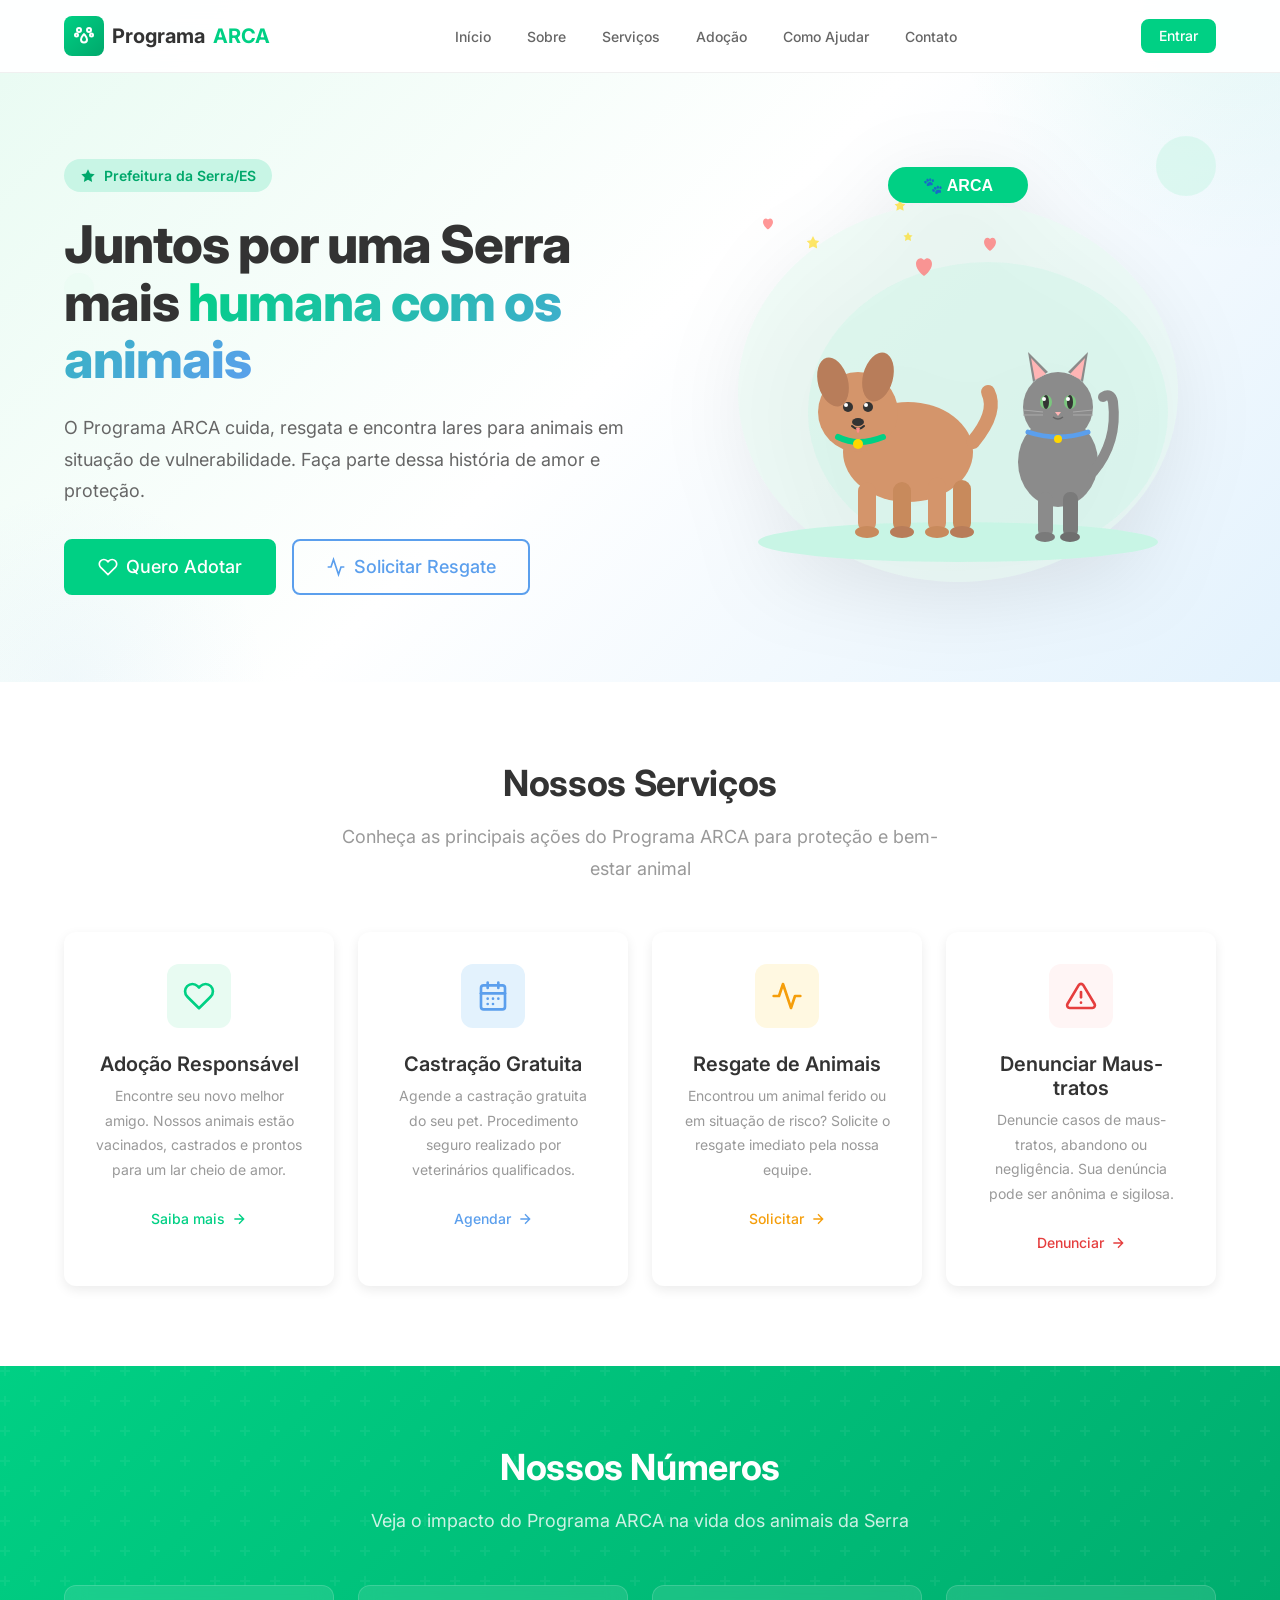
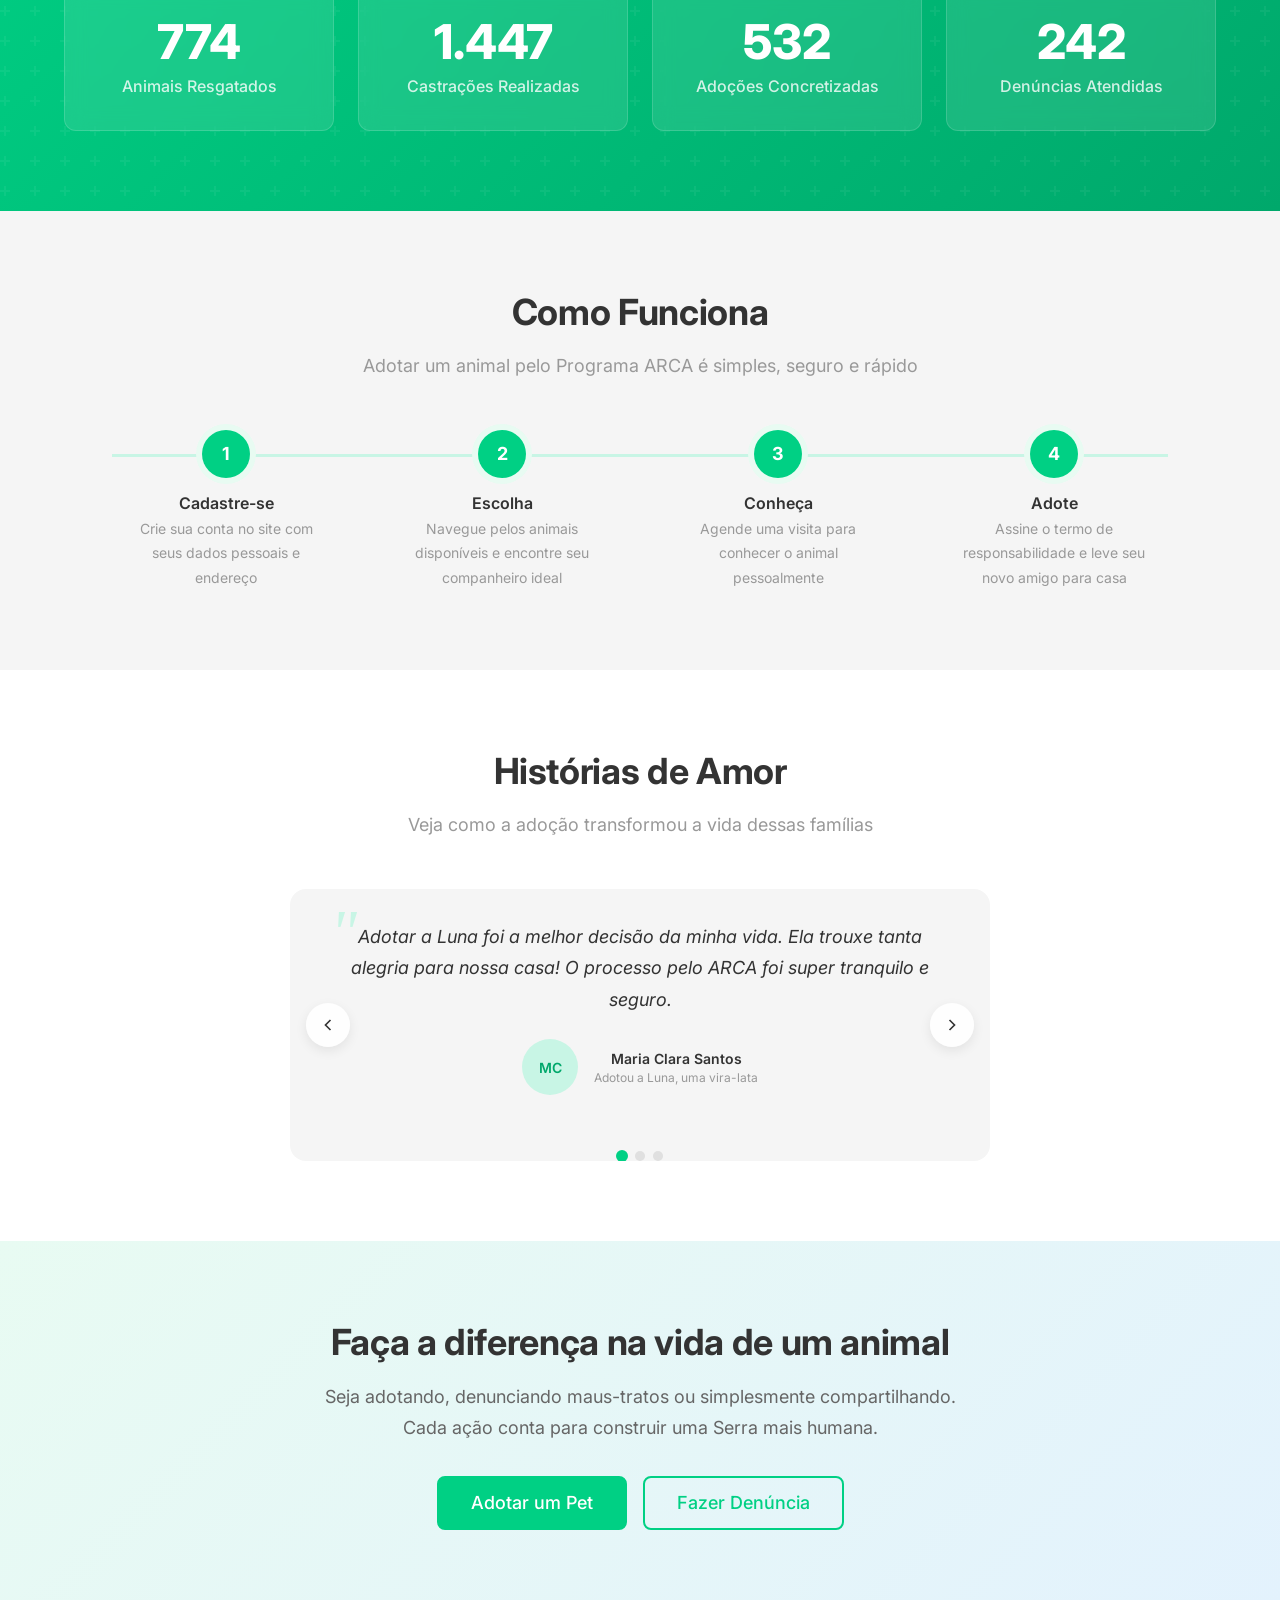
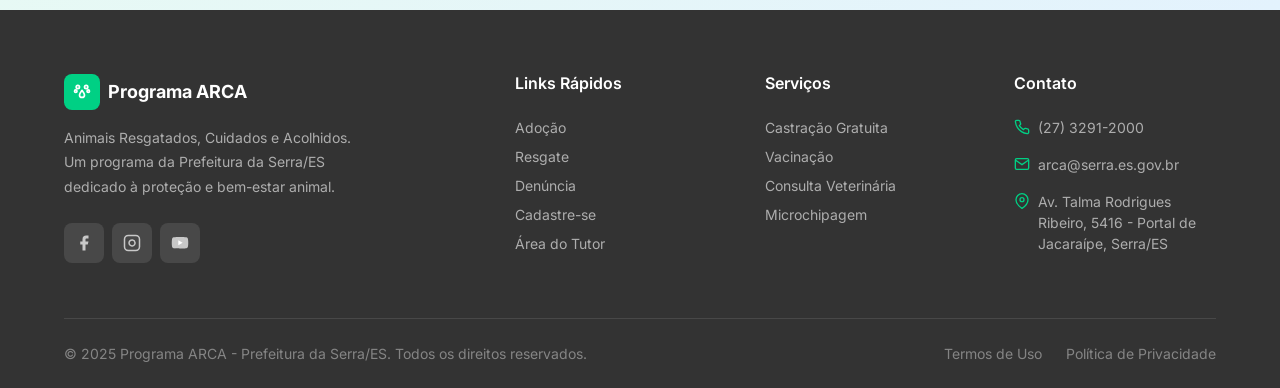
<file: index.html>
<!DOCTYPE html>
<html lang="pt-BR">
<head>
  <meta charset="UTF-8">
  <meta name="viewport" content="width=device-width, initial-scale=1.0">
  <meta name="description" content="Programa ARCA - Animais Resgatados, Cuidados e Acolhidos. Adoção responsável, castração gratuita, resgate de animais e denúncia de maus-tratos na Serra/ES.">
  <meta name="keywords" content="adoção de animais, castração gratuita, resgate animal, Serra ES, proteção animal">
  <meta property="og:title" content="Programa ARCA - Prefeitura da Serra/ES">
  <meta property="og:description" content="Juntos por uma Serra mais humana com os animais. Adote, denuncie, resgate.">
  <meta property="og:type" content="website">
  <title>Programa ARCA - Animais Resgatados, Cuidados e Acolhidos</title>

  <!-- Google Fonts -->
  <link rel="preconnect" href="https://fonts.googleapis.com">
  <link rel="preconnect" href="https://fonts.gstatic.com" crossorigin>
  <link href="https://fonts.googleapis.com/css2?family=Inter:wght@300;400;500;600;700;800&display=swap" rel="stylesheet">

  <!-- Stylesheets -->
  <link rel="stylesheet" href="css/style.css">
  <link rel="stylesheet" href="css/components.css">
  <link rel="stylesheet" href="css/responsive.css">

  <style>
    /* ===== PAGE-SPECIFIC: INDEX ===== */

    /* --- NAVBAR --- */
    .nav {
      position: fixed;
      top: 0;
      left: 0;
      right: 0;
      z-index: var(--z-sticky);
      background: rgba(255, 255, 255, 0.95);
      backdrop-filter: blur(12px);
      border-bottom: 1px solid var(--color-border-light);
      transition: box-shadow var(--transition-base);
    }

    .nav.scrolled {
      box-shadow: var(--shadow-md);
    }

    .nav__container {
      display: flex;
      align-items: center;
      justify-content: space-between;
      max-width: var(--container-max);
      margin: 0 auto;
      padding: 0 var(--space-lg);
      height: var(--header-height);
    }

    .nav__logo {
      display: flex;
      align-items: center;
      gap: var(--space-sm);
      text-decoration: none;
      font-weight: var(--font-weight-bold);
      font-size: var(--font-size-xl);
      color: var(--color-text);
    }

    .nav__logo-icon {
      width: 40px;
      height: 40px;
      background: linear-gradient(135deg, var(--color-primary), var(--color-primary-dark));
      border-radius: var(--radius-md);
      display: flex;
      align-items: center;
      justify-content: center;
      color: #FFFFFF;
    }

    .nav__logo-icon svg {
      width: 24px;
      height: 24px;
    }

    .nav__logo span {
      color: var(--color-primary);
    }

    .nav__menu {
      display: flex;
      align-items: center;
      gap: var(--space-xs);
    }

    .nav__link {
      padding: var(--space-sm) var(--space-md);
      font-size: var(--font-size-sm);
      font-weight: var(--font-weight-medium);
      color: var(--color-text-light);
      border-radius: var(--radius-md);
      transition: all var(--transition-fast);
      text-decoration: none;
    }

    .nav__link:hover,
    .nav__link.active {
      color: var(--color-primary);
      background: var(--color-primary-50);
    }

    .nav__actions {
      display: flex;
      align-items: center;
      gap: var(--space-sm);
    }

    .nav__hamburger {
      display: none;
      flex-direction: column;
      gap: 5px;
      padding: var(--space-sm);
      cursor: pointer;
      border: none;
      background: none;
      z-index: calc(var(--z-overlay) + 1);
    }

    .nav__hamburger span {
      display: block;
      width: 24px;
      height: 2px;
      background: var(--color-text);
      border-radius: 2px;
      transition: all var(--transition-fast);
    }

    /* --- HERO --- */
    .hero {
      padding-top: calc(var(--header-height) + var(--space-4xl));
      padding-bottom: var(--space-4xl);
      background: linear-gradient(135deg, var(--color-primary-50) 0%, #FFFFFF 50%, var(--color-secondary-light) 100%);
      position: relative;
      overflow: hidden;
    }

    .hero::before {
      content: '';
      position: absolute;
      top: -50%;
      right: -20%;
      width: 600px;
      height: 600px;
      background: radial-gradient(circle, rgba(0, 208, 132, 0.08) 0%, transparent 70%);
      border-radius: 50%;
    }

    .hero::after {
      content: '';
      position: absolute;
      bottom: -30%;
      left: -10%;
      width: 400px;
      height: 400px;
      background: radial-gradient(circle, rgba(91, 159, 237, 0.06) 0%, transparent 70%);
      border-radius: 50%;
    }

    .hero__container {
      display: flex;
      align-items: center;
      gap: var(--space-3xl);
      position: relative;
      z-index: 1;
    }

    .hero__content {
      flex: 1;
      max-width: 580px;
    }

    .hero__badge {
      display: inline-flex;
      align-items: center;
      gap: var(--space-sm);
      padding: 6px 16px;
      background: var(--color-primary-light);
      color: var(--color-primary-dark);
      border-radius: var(--radius-full);
      font-size: var(--font-size-sm);
      font-weight: var(--font-weight-semibold);
      margin-bottom: var(--space-lg);
      animation: fadeInDown 0.6s ease;
    }

    .hero__badge svg {
      width: 16px;
      height: 16px;
    }

    .hero__title {
      font-size: 3.25rem;
      font-weight: var(--font-weight-extrabold);
      line-height: 1.1;
      margin-bottom: var(--space-lg);
      animation: fadeInUp 0.6s ease 0.1s both;
    }

    .hero__title .highlight {
      background: linear-gradient(135deg, var(--color-primary), var(--color-secondary));
      -webkit-background-clip: text;
      -webkit-text-fill-color: transparent;
      background-clip: text;
    }

    .hero__desc {
      font-size: var(--font-size-lg);
      color: var(--color-text-light);
      line-height: var(--line-height-relaxed);
      margin-bottom: var(--space-xl);
      animation: fadeInUp 0.6s ease 0.2s both;
    }

    .hero__actions {
      display: flex;
      gap: var(--space-md);
      animation: fadeInUp 0.6s ease 0.3s both;
    }

    .hero__image {
      flex: 1;
      max-width: 500px;
      animation: fadeIn 1s ease 0.4s both;
    }

    .hero__image img {
      width: 100%;
      height: auto;
      border-radius: var(--radius-2xl);
      filter: drop-shadow(0 20px 40px rgba(0, 0, 0, 0.1));
    }

    /* Floating decorative elements */
    .hero__float {
      position: absolute;
      animation: float 6s ease-in-out infinite;
    }

    @keyframes float {
      0%, 100% { transform: translateY(0); }
      50% { transform: translateY(-15px); }
    }

    .hero__float--1 {
      top: 20%;
      right: 5%;
      width: 60px;
      height: 60px;
      background: var(--color-primary-light);
      border-radius: 50%;
      opacity: 0.5;
      animation-delay: 0s;
    }

    .hero__float--2 {
      bottom: 20%;
      right: 15%;
      width: 40px;
      height: 40px;
      background: var(--color-secondary-light);
      border-radius: var(--radius-lg);
      opacity: 0.4;
      animation-delay: 2s;
    }

    .hero__float--3 {
      top: 40%;
      left: 5%;
      width: 30px;
      height: 30px;
      background: var(--color-primary-50);
      border-radius: 50%;
      opacity: 0.5;
      animation-delay: 4s;
    }

    /* --- SERVICES SECTION --- */
    .services {
      padding: var(--space-section) 0;
      background: var(--color-bg);
    }

    .services-grid {
      display: grid;
      grid-template-columns: repeat(4, 1fr);
      gap: var(--space-lg);
    }

    .service-card--blue::before { background: var(--color-secondary); }
    .service-card--yellow::before { background: #F59E0B; }
    .service-card--red::before { background: var(--color-danger); }

    .service-card--blue .service-card__icon {
      background: var(--color-secondary-light);
    }
    .service-card--blue .service-card__icon svg {
      color: var(--color-secondary);
    }
    .service-card--blue .service-card__link {
      color: var(--color-secondary);
    }

    .service-card--yellow .service-card__icon {
      background: #FFF8E1;
    }
    .service-card--yellow .service-card__icon svg {
      color: #F59E0B;
    }
    .service-card--yellow .service-card__link {
      color: #F59E0B;
    }

    .service-card--red .service-card__icon {
      background: var(--color-danger-light);
    }
    .service-card--red .service-card__icon svg {
      color: var(--color-danger);
    }
    .service-card--red .service-card__link {
      color: var(--color-danger);
    }

    /* --- STATS SECTION --- */
    .stats {
      padding: var(--space-section) 0;
      background: linear-gradient(135deg, var(--color-primary) 0%, var(--color-primary-dark) 100%);
      color: #FFFFFF;
      position: relative;
      overflow: hidden;
    }

    .stats::before {
      content: '';
      position: absolute;
      top: 0;
      left: 0;
      right: 0;
      bottom: 0;
      background: url("data:image/svg+xml,%3Csvg width='60' height='60' viewBox='0 0 60 60' xmlns='http://www.w3.org/2000/svg'%3E%3Cg fill='none' fill-rule='evenodd'%3E%3Cg fill='%23ffffff' fill-opacity='0.05'%3E%3Cpath d='M36 34v-4h-2v4h-4v2h4v4h2v-4h4v-2h-4zm0-30V0h-2v4h-4v2h4v4h2V6h4V4h-4zM6 34v-4H4v4H0v2h4v4h2v-4h4v-2H6zM6 4V0H4v4H0v2h4v4h2V6h4V4H6z'/%3E%3C/g%3E%3C/g%3E%3C/svg%3E");
    }

    .stats .section__header {
      position: relative;
      z-index: 1;
    }

    .stats .section__title {
      color: #FFFFFF;
    }

    .stats .section__subtitle {
      color: rgba(255, 255, 255, 0.8);
    }

    .stats-grid {
      display: grid;
      grid-template-columns: repeat(4, 1fr);
      gap: var(--space-lg);
      position: relative;
      z-index: 1;
    }

    .stats .stat-card {
      background: rgba(255, 255, 255, 0.1);
      backdrop-filter: blur(10px);
      border-radius: var(--radius-lg);
      border: 1px solid rgba(255, 255, 255, 0.15);
    }

    .stats .stat-card__number {
      color: #FFFFFF;
    }

    .stats .stat-card__label {
      color: rgba(255, 255, 255, 0.8);
    }

    /* --- HOW IT WORKS --- */
    .how-it-works {
      padding: var(--space-section) 0;
      background: var(--color-bg-light);
    }

    /* --- TESTIMONIALS --- */
    .testimonials {
      padding: var(--space-section) 0;
      background: var(--color-bg);
    }

    .testimonials-carousel {
      max-width: 700px;
      margin: 0 auto;
      background: var(--color-bg-light);
      border-radius: var(--radius-xl);
      overflow: hidden;
    }

    /* --- CTA SECTION --- */
    .cta-section {
      padding: var(--space-section) 0;
      background: linear-gradient(135deg, var(--color-primary-50) 0%, var(--color-secondary-light) 100%);
    }

    .cta-card {
      text-align: center;
      max-width: 640px;
      margin: 0 auto;
    }

    .cta-card__title {
      margin-bottom: var(--space-md);
    }

    .cta-card__desc {
      font-size: var(--font-size-lg);
      color: var(--color-text-light);
      margin-bottom: var(--space-xl);
    }

    .cta-card__actions {
      display: flex;
      justify-content: center;
      gap: var(--space-md);
      flex-wrap: wrap;
    }

    /* --- FOOTER --- */
    .footer {
      background: var(--color-text);
      color: rgba(255, 255, 255, 0.8);
      padding: var(--space-3xl) 0 var(--space-lg);
    }

    .footer__grid {
      display: grid;
      grid-template-columns: 2fr 1fr 1fr 1fr;
      gap: var(--space-2xl);
      margin-bottom: var(--space-2xl);
    }

    .footer__brand {
      max-width: 300px;
    }

    .footer__logo {
      display: flex;
      align-items: center;
      gap: var(--space-sm);
      margin-bottom: var(--space-md);
      text-decoration: none;
      color: #FFFFFF;
      font-weight: var(--font-weight-bold);
      font-size: var(--font-size-lg);
    }

    .footer__logo-icon {
      width: 36px;
      height: 36px;
      background: var(--color-primary);
      border-radius: var(--radius-md);
      display: flex;
      align-items: center;
      justify-content: center;
    }

    .footer__logo-icon svg {
      width: 20px;
      height: 20px;
      color: #FFFFFF;
    }

    .footer__desc {
      font-size: var(--font-size-sm);
      line-height: var(--line-height-relaxed);
      color: rgba(255, 255, 255, 0.6);
      margin-bottom: var(--space-lg);
    }

    .footer__social {
      display: flex;
      gap: var(--space-sm);
    }

    .footer__social-link {
      width: 40px;
      height: 40px;
      border-radius: var(--radius-md);
      background: rgba(255, 255, 255, 0.1);
      display: flex;
      align-items: center;
      justify-content: center;
      color: rgba(255, 255, 255, 0.7);
      transition: all var(--transition-fast);
    }

    .footer__social-link:hover {
      background: var(--color-primary);
      color: #FFFFFF;
    }

    .footer__social-link svg {
      width: 18px;
      height: 18px;
    }

    .footer__heading {
      font-size: var(--font-size-base);
      font-weight: var(--font-weight-semibold);
      color: #FFFFFF;
      margin-bottom: var(--space-lg);
    }

    .footer__links {
      display: flex;
      flex-direction: column;
      gap: var(--space-sm);
    }

    .footer__link {
      font-size: var(--font-size-sm);
      color: rgba(255, 255, 255, 0.6);
      transition: color var(--transition-fast);
      text-decoration: none;
    }

    .footer__link:hover {
      color: var(--color-primary);
    }

    .footer__contact-item {
      display: flex;
      align-items: flex-start;
      gap: var(--space-sm);
      font-size: var(--font-size-sm);
      color: rgba(255, 255, 255, 0.6);
      margin-bottom: var(--space-md);
    }

    .footer__contact-item svg {
      width: 16px;
      height: 16px;
      flex-shrink: 0;
      margin-top: 2px;
      color: var(--color-primary);
    }

    .footer__bottom {
      border-top: 1px solid rgba(255, 255, 255, 0.1);
      padding-top: var(--space-lg);
      display: flex;
      align-items: center;
      justify-content: space-between;
      font-size: var(--font-size-sm);
      color: rgba(255, 255, 255, 0.4);
    }

    .footer__bottom-links {
      display: flex;
      gap: var(--space-lg);
    }

    .footer__bottom-links a {
      color: rgba(255, 255, 255, 0.4);
      transition: color var(--transition-fast);
    }

    .footer__bottom-links a:hover {
      color: var(--color-primary);
    }

    /* --- RESPONSIVE INDEX --- */
    @media (max-width: 1024px) {
      .services-grid {
        grid-template-columns: repeat(2, 1fr);
      }

      .hero__image {
        max-width: 400px;
      }

      .hero__title {
        font-size: 2.5rem;
      }

      .footer__grid {
        grid-template-columns: repeat(2, 1fr);
      }
    }

    @media (max-width: 768px) {
      .hero__container {
        flex-direction: column;
        text-align: center;
      }

      .hero__image {
        max-width: 320px;
        margin: 0 auto;
      }

      .hero__title {
        font-size: 2rem;
      }

      .hero__float {
        display: none;
      }

      .services-grid {
        grid-template-columns: 1fr;
      }

      .stats-grid {
        grid-template-columns: repeat(2, 1fr);
      }

      .footer__grid {
        grid-template-columns: 1fr;
      }

      .footer__bottom {
        flex-direction: column;
        gap: var(--space-md);
        text-align: center;
      }
    }
  </style>
</head>
<body>
  <!-- ==================== NAVBAR ==================== -->
  <nav class="nav" id="navbar" aria-label="Navegação principal">
    <div class="nav__container">
      <a href="index.html" class="nav__logo" aria-label="Programa ARCA - Página Inicial">
        <div class="nav__logo-icon">
          <!-- Paw Icon -->
          <svg viewBox="0 0 24 24" fill="none" stroke="currentColor" stroke-width="2" stroke-linecap="round" stroke-linejoin="round">
            <path d="M12 10c-1.5 2-3 3.5-3 5.5a3 3 0 1 0 6 0c0-2-1.5-3.5-3-5.5z"/>
            <circle cx="7" cy="6" r="2"/>
            <circle cx="17" cy="6" r="2"/>
            <circle cx="4.5" cy="11" r="1.5"/>
            <circle cx="19.5" cy="11" r="1.5"/>
          </svg>
        </div>
        Programa <span>ARCA</span>
      </a>

      <div class="nav__menu" id="navMenu" role="navigation">
        <a href="index.html" class="nav__link active">Início</a>
        <a href="#sobre" class="nav__link">Sobre</a>
        <a href="#servicos" class="nav__link">Serviços</a>
        <a href="adocao.html" class="nav__link">Adoção</a>
        <a href="#como-ajudar" class="nav__link">Como Ajudar</a>
        <a href="#contato" class="nav__link">Contato</a>
      </div>

      <div class="nav__actions">
        <a href="login.html" class="btn btn-primary btn-sm" id="btnEntrar">Entrar</a>
        <button class="nav__hamburger" id="hamburgerBtn" aria-label="Abrir menu" aria-expanded="false">
          <span></span>
          <span></span>
          <span></span>
        </button>
      </div>
    </div>
    <div class="nav__menu-overlay" id="menuOverlay"></div>
  </nav>


  <!-- ==================== HERO ==================== -->
  <section class="hero" id="inicio">
    <div class="hero__float hero__float--1"></div>
    <div class="hero__float hero__float--2"></div>
    <div class="hero__float hero__float--3"></div>

    <div class="container hero__container">
      <div class="hero__content">
        <div class="hero__badge">
          <svg viewBox="0 0 24 24" fill="currentColor" width="16" height="16">
            <path d="M12 2L15.09 8.26L22 9.27L17 14.14L18.18 21.02L12 17.77L5.82 21.02L7 14.14L2 9.27L8.91 8.26L12 2Z"/>
          </svg>
          Prefeitura da Serra/ES
        </div>

        <h1 class="hero__title">
          Juntos por uma Serra mais <span class="highlight">humana com os animais</span>
        </h1>

        <p class="hero__desc">
          O Programa ARCA cuida, resgata e encontra lares para animais em situação de vulnerabilidade. Faça parte dessa história de amor e proteção.
        </p>

        <div class="hero__actions">
          <a href="adocao.html" class="btn btn-primary btn-lg" id="ctaAdotar">
            <svg viewBox="0 0 24 24" fill="none" stroke="currentColor" stroke-width="2" width="20" height="20"><path d="M20.84 4.61a5.5 5.5 0 0 0-7.78 0L12 5.67l-1.06-1.06a5.5 5.5 0 0 0-7.78 7.78l1.06 1.06L12 21.23l7.78-7.78 1.06-1.06a5.5 5.5 0 0 0 0-7.78z"/></svg>
            Quero Adotar
          </a>
          <a href="resgate.html" class="btn btn-outline-secondary btn-lg" id="ctaResgate">
            <svg viewBox="0 0 24 24" fill="none" stroke="currentColor" stroke-width="2" width="20" height="20"><path d="M22 12h-4l-3 9L9 3l-3 9H2"/></svg>
            Solicitar Resgate
          </a>
        </div>
      </div>

      <div class="hero__image">
        <img src="images/hero-pets.svg" alt="Ilustração de cães e gatos felizes sendo acolhidos pelo Programa ARCA" id="heroImage" loading="lazy">
      </div>
    </div>
  </section>

  <!-- ==================== SERVIÇOS ==================== -->
  <section class="services section" id="servicos">
    <div class="container">
      <div class="section__header">
        <h2 class="section__title">Nossos Serviços</h2>
        <p class="section__subtitle">Conheça as principais ações do Programa ARCA para proteção e bem-estar animal</p>
      </div>

      <div class="services-grid">
        <!-- Card 1: Adoção -->
        <div class="service-card reveal" id="serviceAdocao">
          <div class="service-card__icon">
            <svg viewBox="0 0 24 24" fill="none" stroke="currentColor" stroke-width="2" stroke-linecap="round" stroke-linejoin="round">
              <path d="M20.84 4.61a5.5 5.5 0 0 0-7.78 0L12 5.67l-1.06-1.06a5.5 5.5 0 0 0-7.78 7.78l1.06 1.06L12 21.23l7.78-7.78 1.06-1.06a5.5 5.5 0 0 0 0-7.78z"/>
            </svg>
          </div>
          <h3 class="service-card__title">Adoção Responsável</h3>
          <p class="service-card__desc">Encontre seu novo melhor amigo. Nossos animais estão vacinados, castrados e prontos para um lar cheio de amor.</p>
          <a href="adocao.html" class="service-card__link">
            Saiba mais
            <svg viewBox="0 0 24 24" fill="none" stroke="currentColor" stroke-width="2" width="16" height="16"><path d="M5 12h14M12 5l7 7-7 7"/></svg>
          </a>
        </div>

        <!-- Card 2: Castração -->
        <div class="service-card service-card--blue reveal" id="serviceCastracao">
          <div class="service-card__icon">
            <svg viewBox="0 0 24 24" fill="none" stroke="currentColor" stroke-width="2" stroke-linecap="round" stroke-linejoin="round">
              <rect x="3" y="4" width="18" height="18" rx="2" ry="2"/>
              <line x1="16" y1="2" x2="16" y2="6"/>
              <line x1="8" y1="2" x2="8" y2="6"/>
              <line x1="3" y1="10" x2="21" y2="10"/>
              <path d="M8 14h.01M12 14h.01M16 14h.01M8 18h.01M12 18h.01"/>
            </svg>
          </div>
          <h3 class="service-card__title">Castração Gratuita</h3>
          <p class="service-card__desc">Agende a castração gratuita do seu pet. Procedimento seguro realizado por veterinários qualificados.</p>
          <a href="agendamento.html" class="service-card__link">
            Agendar
            <svg viewBox="0 0 24 24" fill="none" stroke="currentColor" stroke-width="2" width="16" height="16"><path d="M5 12h14M12 5l7 7-7 7"/></svg>
          </a>
        </div>

        <!-- Card 3: Resgate -->
        <div class="service-card service-card--yellow reveal" id="serviceResgate">
          <div class="service-card__icon">
            <svg viewBox="0 0 24 24" fill="none" stroke="currentColor" stroke-width="2" stroke-linecap="round" stroke-linejoin="round">
              <path d="M22 12h-4l-3 9L9 3l-3 9H2"/>
            </svg>
          </div>
          <h3 class="service-card__title">Resgate de Animais</h3>
          <p class="service-card__desc">Encontrou um animal ferido ou em situação de risco? Solicite o resgate imediato pela nossa equipe.</p>
          <a href="resgate.html" class="service-card__link">
            Solicitar
            <svg viewBox="0 0 24 24" fill="none" stroke="currentColor" stroke-width="2" width="16" height="16"><path d="M5 12h14M12 5l7 7-7 7"/></svg>
          </a>
        </div>

        <!-- Card 4: Denúncia -->
        <div class="service-card service-card--red reveal" id="serviceDenuncia">
          <div class="service-card__icon">
            <svg viewBox="0 0 24 24" fill="none" stroke="currentColor" stroke-width="2" stroke-linecap="round" stroke-linejoin="round">
              <path d="M10.29 3.86L1.82 18a2 2 0 0 0 1.71 3h16.94a2 2 0 0 0 1.71-3L13.71 3.86a2 2 0 0 0-3.42 0z"/>
              <line x1="12" y1="9" x2="12" y2="13"/>
              <line x1="12" y1="17" x2="12.01" y2="17"/>
            </svg>
          </div>
          <h3 class="service-card__title">Denunciar Maus-tratos</h3>
          <p class="service-card__desc">Denuncie casos de maus-tratos, abandono ou negligência. Sua denúncia pode ser anônima e sigilosa.</p>
          <a href="denuncia.html" class="service-card__link">
            Denunciar
            <svg viewBox="0 0 24 24" fill="none" stroke="currentColor" stroke-width="2" width="16" height="16"><path d="M5 12h14M12 5l7 7-7 7"/></svg>
          </a>
        </div>
      </div>
    </div>
  </section>


  <!-- ==================== NÚMEROS ==================== -->
  <section class="stats" id="numeros">
    <div class="container">
      <div class="section__header">
        <h2 class="section__title">Nossos Números</h2>
        <p class="section__subtitle">Veja o impacto do Programa ARCA na vida dos animais da Serra</p>
      </div>

      <div class="stats-grid">
        <div class="stat-card reveal">
          <div class="stat-card__number" data-count="2847">0</div>
          <div class="stat-card__label">Animais Resgatados</div>
        </div>
        <div class="stat-card reveal">
          <div class="stat-card__number" data-count="5320">0</div>
          <div class="stat-card__label">Castrações Realizadas</div>
        </div>
        <div class="stat-card reveal">
          <div class="stat-card__number" data-count="1956">0</div>
          <div class="stat-card__label">Adoções Concretizadas</div>
        </div>
        <div class="stat-card reveal">
          <div class="stat-card__number" data-count="892">0</div>
          <div class="stat-card__label">Denúncias Atendidas</div>
        </div>
      </div>
    </div>
  </section>


  <!-- ==================== COMO FUNCIONA ==================== -->
  <section class="how-it-works section" id="como-funciona">
    <div class="container">
      <div class="section__header">
        <h2 class="section__title">Como Funciona</h2>
        <p class="section__subtitle">Adotar um animal pelo Programa ARCA é simples, seguro e rápido</p>
      </div>

      <div class="timeline reveal">
        <div class="timeline__item">
          <div class="timeline__dot">1</div>
          <h4 class="timeline__title">Cadastre-se</h4>
          <p class="timeline__desc">Crie sua conta no site com seus dados pessoais e endereço</p>
        </div>

        <div class="timeline__item">
          <div class="timeline__dot">2</div>
          <h4 class="timeline__title">Escolha</h4>
          <p class="timeline__desc">Navegue pelos animais disponíveis e encontre seu companheiro ideal</p>
        </div>

        <div class="timeline__item">
          <div class="timeline__dot">3</div>
          <h4 class="timeline__title">Conheça</h4>
          <p class="timeline__desc">Agende uma visita para conhecer o animal pessoalmente</p>
        </div>

        <div class="timeline__item">
          <div class="timeline__dot">4</div>
          <h4 class="timeline__title">Adote</h4>
          <p class="timeline__desc">Assine o termo de responsabilidade e leve seu novo amigo para casa</p>
        </div>
      </div>
    </div>
  </section>


  <!-- ==================== DEPOIMENTOS ==================== -->
  <section class="testimonials section" id="depoimentos">
    <div class="container">
      <div class="section__header">
        <h2 class="section__title">Histórias de Amor</h2>
        <p class="section__subtitle">Veja como a adoção transformou a vida dessas famílias</p>
      </div>

      <div class="testimonials-carousel carousel" id="testimonialCarousel">
        <div class="carousel__track" id="carouselTrack">
          <!-- Slide 1 -->
          <div class="carousel__slide">
            <div class="testimonial">
              <p class="testimonial__quote">
                Adotar a Luna foi a melhor decisão da minha vida. Ela trouxe tanta alegria para nossa casa! O processo pelo ARCA foi super tranquilo e seguro.
              </p>
              <div class="testimonial__author">
                <div class="avatar avatar--lg">
                  <span class="avatar__initials">MC</span>
                </div>
                <div>
                  <div class="testimonial__name">Maria Clara Santos</div>
                  <div class="testimonial__role">Adotou a Luna, uma vira-lata</div>
                </div>
              </div>
            </div>
          </div>

          <!-- Slide 2 -->
          <div class="carousel__slide">
            <div class="testimonial">
              <p class="testimonial__quote">
                Resgataram o Thor da rua, todo machucado. Hoje ele é o rei da casa! Agradeço demais ao Programa ARCA por salvar a vida dele.
              </p>
              <div class="testimonial__author">
                <div class="avatar avatar--lg">
                  <span class="avatar__initials">RF</span>
                </div>
                <div>
                  <div class="testimonial__name">Ricardo Ferreira</div>
                  <div class="testimonial__role">Adotou o Thor, um pitbull</div>
                </div>
              </div>
            </div>
          </div>

          <!-- Slide 3 -->
          <div class="carousel__slide">
            <div class="testimonial">
              <p class="testimonial__quote">
                A castração gratuita do meu gato Miau foi excelente. Profissionais competentes e cuidadosos. Recomendo muito o programa!
              </p>
              <div class="testimonial__author">
                <div class="avatar avatar--lg">
                  <span class="avatar__initials">AS</span>
                </div>
                <div>
                  <div class="testimonial__name">Ana Silva</div>
                  <div class="testimonial__role">Castrou o Miau, um gato persa</div>
                </div>
              </div>
            </div>
          </div>
        </div>

        <!-- Carousel Controls -->
        <button class="carousel__btn carousel__btn--prev" id="carouselPrev" aria-label="Depoimento anterior">
          <svg viewBox="0 0 24 24" fill="none" stroke="currentColor" stroke-width="2"><path d="M15 18l-6-6 6-6"/></svg>
        </button>
        <button class="carousel__btn carousel__btn--next" id="carouselNext" aria-label="Próximo depoimento">
          <svg viewBox="0 0 24 24" fill="none" stroke="currentColor" stroke-width="2"><path d="M9 18l6-6-6-6"/></svg>
        </button>

        <div class="carousel__nav" id="carouselNav">
          <button class="carousel__dot active" data-slide="0" aria-label="Slide 1"></button>
          <button class="carousel__dot" data-slide="1" aria-label="Slide 2"></button>
          <button class="carousel__dot" data-slide="2" aria-label="Slide 3"></button>
        </div>
      </div>
    </div>
  </section>


  <!-- ==================== CTA ==================== -->
  <section class="cta-section" id="como-ajudar">
    <div class="container">
      <div class="cta-card reveal">
        <h2 class="cta-card__title">Faça a diferença na vida de um animal</h2>
        <p class="cta-card__desc">
          Seja adotando, denunciando maus-tratos ou simplesmente compartilhando. Cada ação conta para construir uma Serra mais humana.
        </p>
        <div class="cta-card__actions">
          <a href="adocao.html" class="btn btn-primary btn-lg">Adotar um Pet</a>
          <a href="denuncia.html" class="btn btn-outline btn-lg">Fazer Denúncia</a>
        </div>
      </div>
    </div>
  </section>


  <!-- ==================== FOOTER ==================== -->
  <footer class="footer" id="contato">
    <div class="container">
      <div class="footer__grid">
        <!-- Brand -->
        <div class="footer__brand">
          <a href="index.html" class="footer__logo">
            <div class="footer__logo-icon">
              <svg viewBox="0 0 24 24" fill="none" stroke="currentColor" stroke-width="2" stroke-linecap="round" stroke-linejoin="round">
                <path d="M12 10c-1.5 2-3 3.5-3 5.5a3 3 0 1 0 6 0c0-2-1.5-3.5-3-5.5z"/>
                <circle cx="7" cy="6" r="2"/><circle cx="17" cy="6" r="2"/>
                <circle cx="4.5" cy="11" r="1.5"/><circle cx="19.5" cy="11" r="1.5"/>
              </svg>
            </div>
            Programa ARCA
          </a>
          <p class="footer__desc">
            Animais Resgatados, Cuidados e Acolhidos. Um programa da Prefeitura da Serra/ES dedicado à proteção e bem-estar animal.
          </p>
          <div class="footer__social">
            <a href="#" class="footer__social-link" aria-label="Facebook">
              <svg viewBox="0 0 24 24" fill="currentColor"><path d="M18 2h-3a5 5 0 0 0-5 5v3H7v4h3v8h4v-8h3l1-4h-4V7a1 1 0 0 1 1-1h3z"/></svg>
            </a>
            <a href="#" class="footer__social-link" aria-label="Instagram">
              <svg viewBox="0 0 24 24" fill="none" stroke="currentColor" stroke-width="2"><rect x="2" y="2" width="20" height="20" rx="5" ry="5"/><path d="M16 11.37A4 4 0 1 1 12.63 8 4 4 0 0 1 16 11.37z"/><line x1="17.5" y1="6.5" x2="17.51" y2="6.5"/></svg>
            </a>
            <a href="#" class="footer__social-link" aria-label="YouTube">
              <svg viewBox="0 0 24 24" fill="currentColor"><path d="M22.54 6.42a2.78 2.78 0 0 0-1.94-2C18.88 4 12 4 12 4s-6.88 0-8.6.46a2.78 2.78 0 0 0-1.94 2A29 29 0 0 0 1 11.75a29 29 0 0 0 .46 5.33A2.78 2.78 0 0 0 3.4 19.1c1.72.46 8.6.46 8.6.46s6.88 0 8.6-.46a2.78 2.78 0 0 0 1.94-2 29 29 0 0 0 .46-5.25 29 29 0 0 0-.46-5.43z"/><polygon points="9.75 15.02 15.5 11.75 9.75 8.48 9.75 15.02" fill="#fff"/></svg>
            </a>
          </div>
        </div>

        <!-- Links Rápidos -->
        <div>
          <h4 class="footer__heading">Links Rápidos</h4>
          <div class="footer__links">
            <a href="adocao.html" class="footer__link">Adoção</a>
            <a href="resgate.html" class="footer__link">Resgate</a>
            <a href="denuncia.html" class="footer__link">Denúncia</a>
            <a href="cadastro.html" class="footer__link">Cadastre-se</a>
            <a href="login.html" class="footer__link">Área do Tutor</a>
          </div>
        </div>

        <!-- Serviços -->
        <div>
          <h4 class="footer__heading">Serviços</h4>
          <div class="footer__links">
            <a href="agendamento.html" class="footer__link">Castração Gratuita</a>
            <a href="#" class="footer__link">Vacinação</a>
            <a href="#" class="footer__link">Consulta Veterinária</a>
            <a href="#" class="footer__link">Microchipagem</a>
          </div>
        </div>

        <!-- Contato -->
        <div>
          <h4 class="footer__heading">Contato</h4>
          <div class="footer__contact-item">
            <svg viewBox="0 0 24 24" fill="none" stroke="currentColor" stroke-width="2"><path d="M22 16.92v3a2 2 0 0 1-2.18 2 19.79 19.79 0 0 1-8.63-3.07 19.5 19.5 0 0 1-6-6 19.79 19.79 0 0 1-3.07-8.67A2 2 0 0 1 4.11 2h3a2 2 0 0 1 2 1.72 12.84 12.84 0 0 0 .7 2.81 2 2 0 0 1-.45 2.11L8.09 9.91a16 16 0 0 0 6 6l1.27-1.27a2 2 0 0 1 2.11-.45 12.84 12.84 0 0 0 2.81.7A2 2 0 0 1 22 16.92z"/></svg>
            <span>(27) 3291-2000</span>
          </div>
          <div class="footer__contact-item">
            <svg viewBox="0 0 24 24" fill="none" stroke="currentColor" stroke-width="2"><path d="M4 4h16c1.1 0 2 .9 2 2v12c0 1.1-.9 2-2 2H4c-1.1 0-2-.9-2-2V6c0-1.1.9-2 2-2z"/><polyline points="22,6 12,13 2,6"/></svg>
            <span>arca@serra.es.gov.br</span>
          </div>
          <div class="footer__contact-item">
            <svg viewBox="0 0 24 24" fill="none" stroke="currentColor" stroke-width="2"><path d="M21 10c0 7-9 13-9 13s-9-6-9-13a9 9 0 0 1 18 0z"/><circle cx="12" cy="10" r="3"/></svg>
            <span>Av. Talma Rodrigues Ribeiro, 5416 - Portal de Jacaraípe, Serra/ES</span>
          </div>
        </div>
      </div>

      <!-- Bottom -->
      <div class="footer__bottom">
        <span>&copy; 2025 Programa ARCA - Prefeitura da Serra/ES. Todos os direitos reservados.</span>
        <div class="footer__bottom-links">
          <a href="#">Termos de Uso</a>
          <a href="#">Política de Privacidade</a>
        </div>
      </div>
    </div>
  </footer>


  <!-- Toast Container -->
  <div class="toast-container" id="toastContainer"></div>

  <!-- Scripts -->
  <script src="js/main.js"></script>
</body>
</html>
</file>
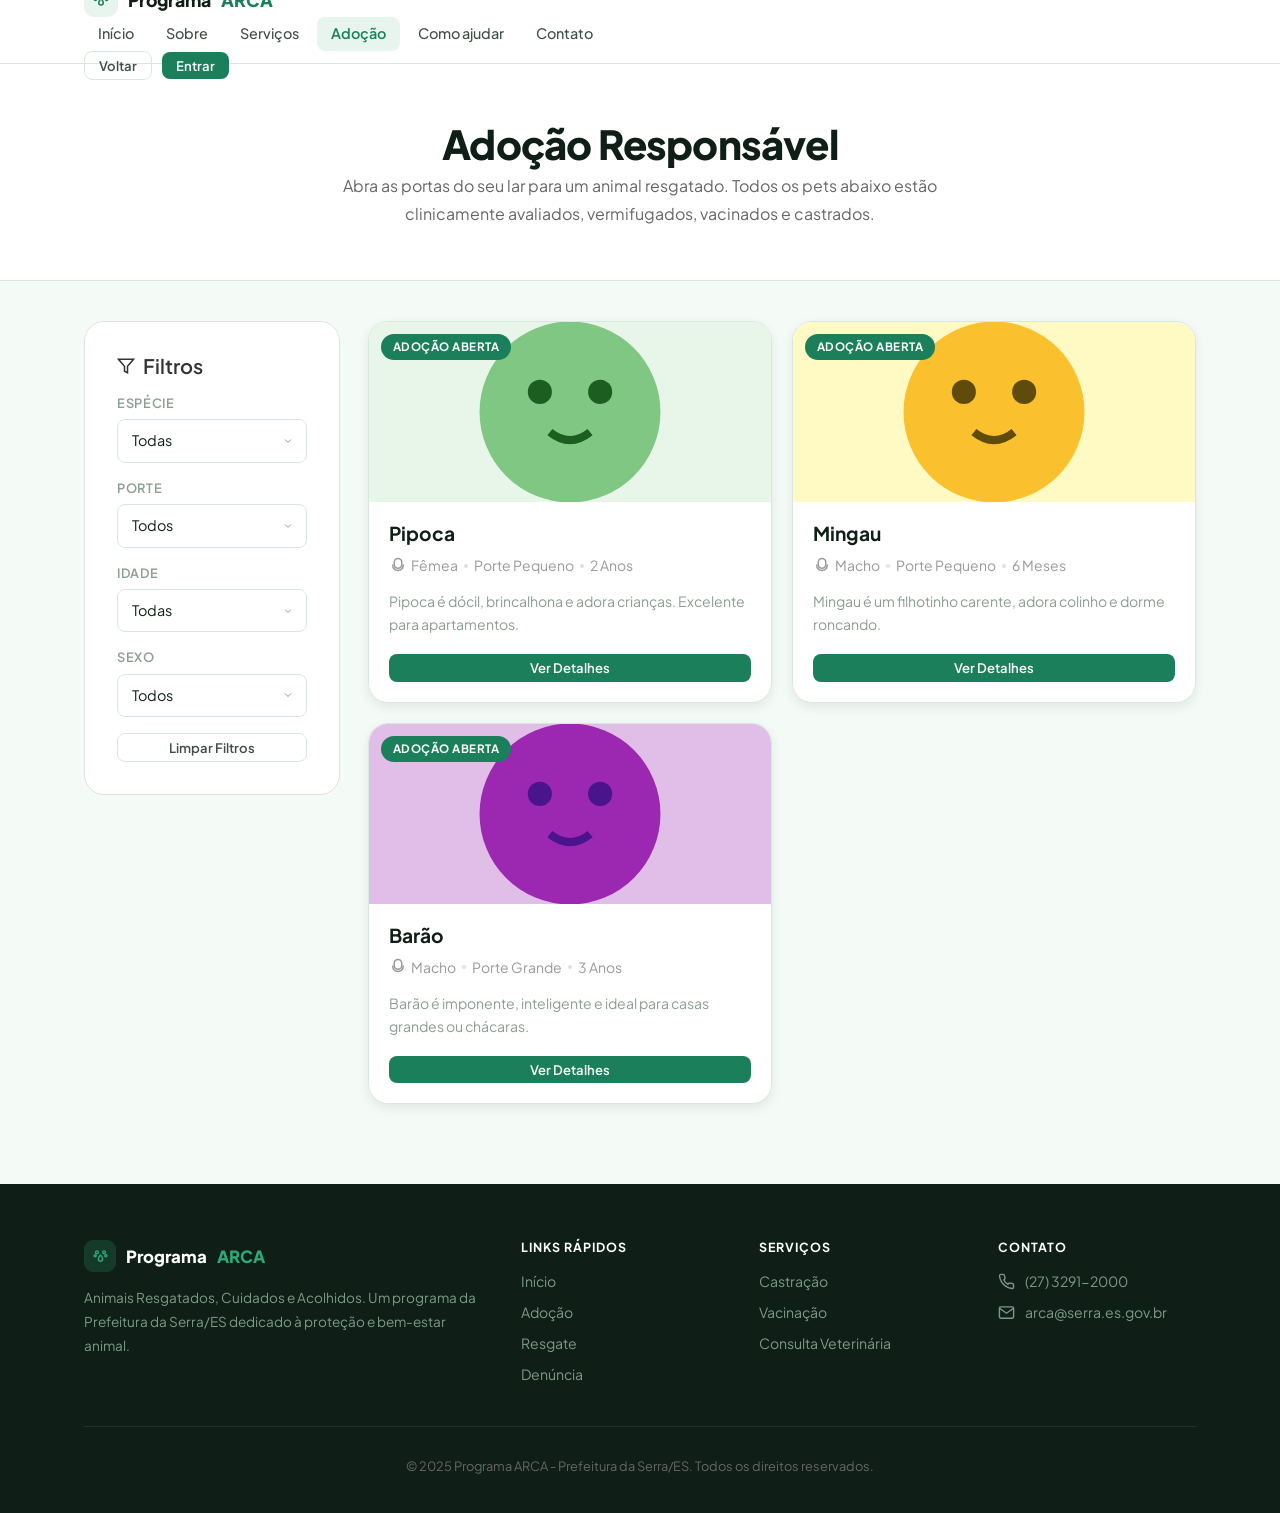
<file: adocao.html>
<!DOCTYPE html>
<html lang="pt-BR">
<head>
  <meta charset="UTF-8">
  <meta name="viewport" content="width=device-width, initial-scale=1.0">
  <meta name="description" content="Encontre seu novo melhor amigo no Programa ARCA. Veja cães e gatos disponíveis para adoção responsável na Serra/ES.">
  <title>Adoção Responsável - Programa ARCA</title>

  <link rel="preconnect" href="https://fonts.googleapis.com">
  <link rel="preconnect" href="https://fonts.gstatic.com" crossorigin>
  <link href="https://fonts.googleapis.com/css2?family=Inter:wght@300;400;500;600;700;800&display=swap" rel="stylesheet">

  <link rel="stylesheet" href="css/style.css">
  <link rel="stylesheet" href="css/components.css">
  <link rel="stylesheet" href="css/responsive.css">

  <!DOCTYPE html>
<html lang="pt-BR">
<head>
  <meta charset="UTF-8">
  <meta name="viewport" content="width=device-width, initial-scale=1.0">
  <meta name="description" content="Encontre seu novo melhor amigo no Programa ARCA. Veja cães e gatos disponíveis para adoção responsável na Serra/ES.">
  <title>Adoção Responsável - Programa ARCA</title>

  <link rel="preconnect" href="https://fonts.googleapis.com">
  <link rel="preconnect" href="https://fonts.gstatic.com" crossorigin>
  <link href="https://fonts.googleapis.com/css2?family=Plus+Jakarta+Sans:wght@400;500;600;700;800&display=swap" rel="stylesheet">

  <link rel="stylesheet" href="css/style.css">
  <link rel="stylesheet" href="css/components.css">
  <link rel="stylesheet" href="css/responsive.css">

  <style>
   
    :root {
      --green:       #1A7F5A;
      --green-light: #E8F5EE;
      --green-mid:   #2EA87A;
      --ink:         #0F1F17;
      --ink-soft:    #3D5047;
      --muted:       #8A9E93;
      --border:      #D9E8DE;
      --surface:     #F4FAF6;
      --white:       #FFFFFF;
      --radius-sm:   8px;
      --radius-md:   14px;
      --radius-lg:   20px;
      --shadow-card: 0 2px 12px rgba(15,31,23,.07);
      --shadow-hover:0 8px 28px rgba(15,31,23,.13);
      --font: 'Plus Jakarta Sans', sans-serif;
    }

    
    *, *::before, *::after { box-sizing: border-box; margin: 0; padding: 0; }

    body {
      font-family: var(--font);
      background: var(--surface);
      color: var(--ink);
      -webkit-font-smoothing: antialiased;
      overflow-x: hidden;
    }
    html,
body{
  width:100%;
  overflow-x:hidden;
}

    a { text-decoration: none; color: inherit; }

    /* ===================== SVG GLOBAL ===================== */
    /* Ícones pequenos de UI: 20x20 por padrão */
    svg { flex-shrink: 0; }

    /* Garante que SVGs de ícone não explodam */
    .nav svg,
    .pet-card__info svg,
    .footer__contact-item svg,
    .adoption-sidebar svg,
    .btn svg { width: 18px; height: 18px; }

   
    .nav {
  position: sticky;
  top: 0;
  left: 0;

  width: 100%;
  min-width: 100%;

  z-index: 100;

  background: var(--white);
  border-bottom: 1px solid var(--border);

  display: flex;
  align-items: center;

  padding: 0 40px;
  height: 64px;

  box-sizing: border-box;
}

   .nav__logo {
  display: flex;
  align-items: center;
  gap: 10px;

  font-weight: 800;
  font-size: 1.1rem;

  color: var(--ink);

  flex-shrink: 0;

  min-width: fit-content;
  margin-right: 32px;
}

    .nav__logo span { color: var(--green); }

    .nav__logo-icon {
      width: 34px;
      height: 34px;
      background: var(--green-light);
      border-radius: 10px;
      display: flex;
      align-items: center;
      justify-content: center;
    }

    .nav__logo-icon svg { width: 18px; height: 18px; stroke: var(--green); }

    .nav__menu {
      display: flex;
      align-items: center;
      gap: 4px;
      margin-right: auto;
    }

    .nav__link {
      padding: 6px 14px;
      border-radius: var(--radius-sm);
      font-size: .9rem;
      font-weight: 500;
      color: var(--ink-soft);
      transition: background .15s, color .15s;
    }

    .nav__link:hover { background: var(--surface); color: var(--ink); }
    .nav__link.active { background: var(--green-light); color: var(--green); font-weight: 600; }

    .nav__actions {
      display: flex;
      align-items: center;
      gap: 10px;
      margin-left: auto;
    }

    .nav__hamburger {
      display: none;
      flex-direction: column;
      gap: 5px;
      background: none;
      border: none;
      cursor: pointer;
      padding: 4px;
    }

    .nav__hamburger span {
      display: block;
      width: 22px;
      height: 2px;
      background: var(--ink);
      border-radius: 2px;
    }

    /* ===================== BOTÕES ===================== */
    .btn {
      display: inline-flex;
      align-items: center;
      justify-content: center;
      gap: 7px;
      font-family: var(--font);
      font-weight: 600;
      font-size: .875rem;
      border-radius: var(--radius-sm);
      padding: 9px 18px;
      border: none;
      cursor: pointer;
      transition: background .15s, transform .1s, box-shadow .15s;
      white-space: nowrap;
    }

    .btn:active { transform: scale(.97); }

    .btn-primary { background: var(--green); color: var(--white); }
    .btn-primary:hover { background: var(--green-mid); }

    .btn-outline {
      background: transparent;
      border: 1.5px solid var(--border);
      color: var(--ink-soft);
    }
    .btn-outline:hover { border-color: var(--green); color: var(--green); background: var(--green-light); }

    .btn-block { width: 100%; }
    .btn-sm { padding: 7px 14px; font-size: .82rem; }
    .btn-lg { padding: 13px 24px; font-size: 1rem; }

    /* ===================== HERO ===================== */
    .adoption-hero {
      background: var(--white);
      border-bottom: 1px solid var(--border);
      padding: 56px 40px 52px;
      text-align: center;
    }

    .adoption-hero h1 {
      font-size: 2.4rem;
      font-weight: 800;
      color: var(--ink);
      letter-spacing: -.02em;
      margin-bottom: 14px;
    }

    .adoption-hero h1 span { color: var(--green); }

    .adoption-hero p {
      max-width: 540px;
      margin: 0 auto;
      color: var(--muted);
      font-size: 1rem;
      line-height: 1.75;
    }

    /* ===================== LAYOUT ===================== */
    .container { max-width: 1160px; margin: 0 auto; padding: 0 24px; }

    .adoption-container {
      display: flex;
      gap: 28px;
      padding: 40px 0 80px;
      align-items: flex-start;
    }

    /* ===================== SIDEBAR ===================== */
    .adoption-sidebar {
      width: 256px;
      flex-shrink: 0;
      position: sticky;
      top: 80px;
    }

    .sidebar-card {
      background: var(--white);
      border: 1px solid var(--border);
      border-radius: var(--radius-lg);
      padding: 24px;
    }

    .sidebar-card h3 {
      font-size: 1rem;
      font-weight: 700;
      color: var(--ink);
      margin-bottom: 20px;
      display: flex;
      align-items: center;
      gap: 8px;
    }

    .form-label {
      display: block;
      font-size: .8rem;
      font-weight: 600;
      color: var(--muted);
      text-transform: uppercase;
      letter-spacing: .05em;
      margin-bottom: 6px;
    }

    .form-group { margin-bottom: 16px; }

    .form-select {
      width: 100%;
      padding: 10px 14px;
      border: 1.5px solid var(--border);
      border-radius: var(--radius-sm);
      font-family: var(--font);
      font-size: .9rem;
      color: var(--ink);
      background: var(--white);
      appearance: none;
      background-image: url("data:image/svg+xml,%3Csvg xmlns='http://www.w3.org/2000/svg' width='12' height='12' viewBox='0 0 24 24' fill='none' stroke='%238A9E93' stroke-width='2'%3E%3Cpolyline points='6 9 12 15 18 9'/%3E%3C/svg%3E");
      background-repeat: no-repeat;
      background-position: right 12px center;
      cursor: pointer;
      transition: border-color .15s;
    }

    .form-select:focus {
      outline: none;
      border-color: var(--green);
    }

    /* ===================== GRID ===================== */
    .adoption-main { flex: 1; min-width: 0; }

    .adoption-grid {
      display: grid;
      grid-template-columns: repeat(auto-fill, minmax(268px, 1fr));
      gap: 20px;
    }

    /* ===================== PET CARD ===================== */
    .pet-card {
      background: var(--white);
      border: 1px solid var(--border);
      border-radius: var(--radius-lg);
      overflow: hidden;
      display: flex;
      flex-direction: column;
      transition: box-shadow .2s, transform .2s;
    }

    .pet-card:hover {
      transform: translateY(-4px);
      box-shadow: var(--shadow-hover);
    }

    /* IMAGEM — altura fixa, SVG contido */
    .pet-card__image-wrapper {
      position: relative;
      height: 190px;
      overflow: hidden;
      flex-shrink: 0;
    }

    .pet-card__image-wrapper svg {
      position: absolute;
      inset: 0;
      width: 100% !important;
      height: 100% !important;
    }

    .pet-card__badge {
      position: absolute;
      top: 12px;
      left: 12px;
      z-index: 1;
      background: var(--green);
      color: var(--white);
      font-size: .72rem;
      font-weight: 700;
      letter-spacing: .04em;
      padding: 5px 12px;
      border-radius: 999px;
    }

    .pet-card__body {
      padding: 20px;
      display: flex;
      flex-direction: column;
      flex: 1;
    }

    .pet-card__name {
      font-size: 1.2rem;
      font-weight: 700;
      color: var(--ink);
      margin-bottom: 10px;
    }

    .pet-card__info {
      display: flex;
      flex-wrap: wrap;
      gap: 6px;
      margin-bottom: 14px;
    }

    .pet-card__pill {
      display: inline-flex;
      align-items: center;
      gap: 5px;
      background: var(--surface);
      border: 1px solid var(--border);
      border-radius: 999px;
      padding: 4px 10px;
      font-size: .78rem;
      font-weight: 500;
      color: var(--ink-soft);
    }

    .pet-card__desc {
      font-size: .88rem;
      color: var(--muted);
      line-height: 1.65;
      flex: 1;
      margin-bottom: 18px;
    }

    /* ===================== MODAL ===================== */
    .modal-overlay {
      display: none;
      position: fixed;
      inset: 0;
      background: rgba(15,31,23,.45);
      z-index: 500;
      align-items: center;
      justify-content: center;
      padding: 24px;
    }

    .modal-overlay.active { display: flex; }

    .modal {
      background: var(--white);
      border-radius: var(--radius-lg);
      width: 100%;
      max-width: 780px;
      max-height: 90vh;
      overflow-y: auto;
    }

    .modal__header {
      display: flex;
      align-items: center;
      justify-content: space-between;
      padding: 22px 28px 0;
    }

    .modal__title {
      font-size: 1.35rem;
      font-weight: 700;
      color: var(--ink);
    }

    .modal__close {
      background: var(--surface);
      border: none;
      border-radius: var(--radius-sm);
      width: 34px;
      height: 34px;
      font-size: 1.2rem;
      cursor: pointer;
      color: var(--muted);
      display: flex;
      align-items: center;
      justify-content: center;
      transition: background .15s, color .15s;
    }

    .modal__close:hover { background: #FFE8E8; color: #C0392B; }

    .modal__body { padding: 20px 28px 28px; }

    /* Imagem modal */
    .modal-img-wrap {
      height: 260px;
      overflow: hidden;
      border-radius: var(--radius-md);
      margin-bottom: 20px;
      position: relative;
    }

    .modal-img-wrap svg {
      position: absolute;
      inset: 0;
      width: 100% !important;
      height: 100% !important;
    }

    /* Tags modal */
    .modal-tags {
      display: flex;
      flex-wrap: wrap;
      gap: 8px;
      margin-bottom: 16px;
    }

    .tag {
      padding: 5px 12px;
      border-radius: 999px;
      font-size: .78rem;
      font-weight: 600;
    }

    .tag-green { background: var(--green-light); color: var(--green); }
    .tag-blue  { background: #E8F0FF; color: #2756C5; }
    .tag-amber { background: #FFF4E0; color: #A05D00; }
    .tag-gray  { background: var(--surface); color: var(--ink-soft); border: 1px solid var(--border); }

    .modal-behavior {
      font-size: .95rem;
      font-weight: 600;
      color: var(--ink);
      margin-bottom: 6px;
    }

    .modal-desc {
      font-size: .9rem;
      color: var(--muted);
      line-height: 1.7;
      margin-bottom: 24px;
    }

    /* Formulário modal */
    .modal-form-title {
      font-size: 1rem;
      font-weight: 700;
      color: var(--ink);
      margin-bottom: 16px;
      padding-top: 20px;
      border-top: 1px solid var(--border);
    }

    .form-row {
      display: grid;
      grid-template-columns: 1fr 1fr;
      gap: 14px;
    }

    .form-input,
    .form-textarea {
      width: 100%;
      padding: 11px 14px;
      border: 1.5px solid var(--border);
      border-radius: var(--radius-sm);
      font-family: var(--font);
      font-size: .9rem;
      color: var(--ink);
      background: var(--white);
      transition: border-color .15s;
    }

    .form-input:focus,
    .form-textarea:focus { outline: none; border-color: var(--green); }

    .form-textarea { min-height: 110px; resize: vertical; }

    .required { color: #E53E3E; }

    .form-error {
      font-size: .78rem;
      color: #E53E3E;
      margin-top: 4px;
      min-height: 16px;
    }

    /* ===================== FOOTER ===================== */
    .footer {
      background: var(--ink);
      color: #C8D8CC;
      padding: 56px 40px 36px;
      margin-top: 0;
    }

    .footer__grid {
      display: grid;
      grid-template-columns: 2fr 1fr 1fr 1fr;
      gap: 40px;
      max-width: 1160px;
      margin: 0 auto 40px;
    }

    .footer__logo {
      display: flex;
      align-items: center;
      gap: 10px;
      font-weight: 800;
      font-size: 1.05rem;
      color: var(--white);
      margin-bottom: 14px;
    }

    .footer__logo span { color: var(--green-mid); }

    .footer__logo-icon {
      width: 32px;
      height: 32px;
      background: rgba(46,168,122,.2);
      border-radius: 9px;
      display: flex;
      align-items: center;
      justify-content: center;
    }

    /* SVG do logo no footer: tamanho fixo */
    .footer__logo-icon svg { width: 17px !important; height: 17px !important; stroke: var(--green-mid); }

    .footer__desc {
      font-size: .85rem;
      line-height: 1.75;
      color: #7B9B85;
    }

    .footer__heading {
      font-size: .78rem;
      font-weight: 700;
      text-transform: uppercase;
      letter-spacing: .08em;
      color: var(--white);
      margin-bottom: 16px;
    }

    .footer__links { display: flex; flex-direction: column; gap: 10px; }

    .footer__link {
      font-size: .88rem;
      color: #7B9B85;
      transition: color .15s;
    }

    .footer__link:hover { color: var(--white); }

    .footer__contact-item {
      display: flex;
      align-items: center;
      gap: 10px;
      font-size: .88rem;
      margin-bottom: 10px;
      color: #7B9B85;
    }

    /* SVGs de contato no footer */
    .footer__contact-item svg { width: 17px !important; height: 17px !important; flex-shrink: 0; }

    .footer__bottom {
      max-width: 1160px;
      margin: 0 auto;
      padding-top: 28px;
      border-top: 1px solid rgba(255,255,255,.08);
      font-size: .8rem;
      color: #4D6B56;
      text-align: center;
    }

    /* ===================== TOAST ===================== */
    .toast-container {
      position: fixed;
      bottom: 28px;
      right: 28px;
      z-index: 9999;
      display: flex;
      flex-direction: column;
      gap: 10px;
    }

    /* ===================== RESPONSIVO ===================== */
    @media (max-width: 1024px) {
      .footer__grid { grid-template-columns: 1fr 1fr; }
    }

    @media (max-width: 860px) {
      .adoption-container { flex-direction: column; }
      .adoption-sidebar { width: 100%; position: static; }
    }

    @media (max-width: 640px) {
      .nav { padding: 0 20px; }
      .nav__menu { display: none; }
      .nav__hamburger { display: flex; }
      .adoption-hero { padding: 40px 20px; }
      .adoption-hero h1 { font-size: 1.8rem; }
      .adoption-container { padding: 24px 0 60px; }
      .form-row { grid-template-columns: 1fr; }
      .footer { padding: 40px 20px 28px; }
      .footer__grid { grid-template-columns: 1fr; gap: 28px; }
      .modal__body, .modal__header { padding-left: 18px; padding-right: 18px; }
    }
  </style>
</head>

<script>

const hamburgerBtn = document.getElementById('hamburgerBtn');
const navMenu = document.getElementById('navMenu');

hamburgerBtn.addEventListener('click', () => {
  navMenu.classList.toggle('active');
});

</script>
<body>

  <header class="header">
  <nav class="nav" id="navbar">

    <div class="container nav__container">

     
      <a href="index.html" class="nav__logo">
        <div class="nav__logo-icon">

          <svg viewBox="0 0 24 24" fill="none" stroke="currentColor" stroke-width="2">
            <path d="M12 10c-1.5 2-3 3.5-3 5.5a3 3 0 1 0 6 0c0-2-1.5-3.5-3-5.5z"/>
            <circle cx="7" cy="6" r="2"/>
            <circle cx="17" cy="6" r="2"/>
            <circle cx="4.5" cy="11" r="1.5"/>
            <circle cx="19.5" cy="11" r="1.5"/>
          </svg>

        </div>

        Programa <span>ARCA</span>
      </a>

      <!-- Menu -->
      <div class="nav__menu" id="navMenu">

        <a href="index.html" class="nav__link">
          Início
        </a>

        <a href="index.html#sobre" class="nav__link">
          Sobre
        </a>

        <a href="index.html#servicos" class="nav__link">
          Serviços
        </a>

        <a href="adocao.html" class="nav__link active">
          Adoção
        </a>

        <a href="index.html#como-ajudar" class="nav__link">
          Como ajudar
        </a>

        <a href="index.html#contato" class="nav__link">
          Contato
        </a>

      </div>

      <!-- Actions -->
      <div class="nav__actions">

        <a href="index.html" class="btn btn-outline btn-sm">
          Voltar
        </a>

        <a href="login.html" class="btn btn-primary btn-sm">
          Entrar
        </a>

        <!-- Hamburger -->
        <button class="nav__hamburger" id="hamburgerBtn">

          <span></span>
          <span></span>
          <span></span>

        </button>

      </div>

    </div>

  </nav>
</header>

  <section class="adoption-hero">
    <div class="container animate-fade-in-up">
      <h1 style="font-size: 2.5rem; margin-bottom: var(--space-xs);">Adoção Responsável</h1>
      <p style="color: var(--color-text-light); max-width: 600px; margin: 0 auto;">
        Abra as portas do seu lar para um animal resgatado. Todos os pets abaixo estão clinicamente avaliados, vermifugados, vacinados e castrados.
      </p>
    </div>
  </section>

  <div class="container">
    <div class="adoption-container">

      <aside class="adoption-sidebar">
        <div class="card card--bordered">
          <h3 style="font-size: 1.25rem; margin-bottom: var(--space-md); display: flex; align-items: center; gap: 8px;">
            <svg viewBox="0 0 24 24" fill="none" stroke="currentColor" stroke-width="2" width="20" height="20"><polygon points="22 3 2 3 10 12.46 10 19 14 21 14 12.46 22 3"/></svg>
            Filtros
          </h3>
          <form id="filterForm">
            <div class="form-group">
              <label for="filterSpecies" class="form-label">Espécie</label>
              <select id="filterSpecies" class="form-select">
                <option value="">Todas</option>
                <option value="Cão">Cães</option>
                <option value="Gato">Gatos</option>
              </select>
            </div>
            <div class="form-group">
              <label for="filterSize" class="form-label">Porte</label>
              <select id="filterSize" class="form-select">
                <option value="">Todos</option>
                <option value="Pequeno">Pequeno</option>
                <option value="Médio">Médio</option>
                <option value="Grande">Grande</option>
              </select>
            </div>
            <div class="form-group">
              <label for="filterAge" class="form-label">Idade</label>
              <select id="filterAge" class="form-select">
                <option value="">Todas</option>
                <option value="Filhote">Filhote (até 1 ano)</option>
                <option value="Adulto">Adulto (1 a 7 anos)</option>
                <option value="Idoso">Sênior (mais de 7 anos)</option>
              </select>
            </div>
            <div class="form-group">
              <label for="filterGender" class="form-label">Sexo</label>
              <select id="filterGender" class="form-select">
                <option value="">Todos</option>
                <option value="Macho">Macho</option>
                <option value="Fêmea">Fêmea</option>
              </select>
            </div>
            <button type="button" id="clearFiltersBtn" class="btn btn-outline btn-block btn-sm">Limpar Filtros</button>
          </form>
        </div>
      </aside>

      <main class="adoption-main">
        <div class="adoption-grid" id="petGrid">

          <!-- Pet 1 - Pipoca -->
          <div class="pet-card reveal" data-species="Cão" data-size="Pequeno" data-age="Adulto" data-gender="Fêmea">
            <div class="pet-card__image-wrapper" style="overflow:hidden; height:180px; display:block; position:relative;">
              <span class="badge badge--success pet-card__badge">Adoção Aberta</span>
              <svg viewBox="0 0 200 150" xmlns="http://www.w3.org/2000/svg"
                   width="100%" height="180"
                   preserveAspectRatio="xMidYMid slice"
                   style="display:block;">
                <rect width="200" height="150" fill="#E8F5E9"/>
                <circle cx="100" cy="75" r="45" fill="#81C784"/>
                <circle cx="85" cy="65" r="6" fill="#1B5E20"/>
                <circle cx="115" cy="65" r="6" fill="#1B5E20"/>
                <path d="M90 85 q10 8 20 0" stroke="#1B5E20" stroke-width="4" fill="none"/>
                <text x="10" y="25" fill="#2E7D32" font-family="sans-serif" font-weight="bold" font-size="14">Pipoca</text>
              </svg>
            </div>
            <div class="pet-card__body">
              <h3 class="pet-card__name">Pipoca</h3>
              <div class="pet-card__info">
                <div class="pet-card__info-item">
                  <svg viewBox="0 0 24 24" fill="none" stroke="currentColor" stroke-width="2" width="16" height="16"><path d="M12 2a5 5 0 0 0-5 5v3a5 5 0 0 0 10 0V7a5 5 0 0 0-5-5z"/><path d="M19 10v1a7 7 0 0 1-14 0v-1"/></svg>
                  <span>Fêmea</span>
                </div>
                <div class="pet-card__info-divider"></div>
                <div class="pet-card__info-item"><span>Porte Pequeno</span></div>
                <div class="pet-card__info-divider"></div>
                <div class="pet-card__info-item"><span>2 Anos</span></div>
              </div>
              <p class="pet-card__desc">Pipoca é dócil, brincalhona e adora crianças. Excelente para apartamentos.</p>
              <div class="pet-card__footer">
                <button class="btn btn-primary btn-block btn-sm" onclick="showPetDetails('Pipoca','Cão','Fêmea','Pequeno','2 anos','Dócil e sociável','Pipoca é extremamente ativa, adora correr no parque e se dá muito bem com outros animais. Ela foi resgatada no Parque Residencial Laranjeiras e espera uma família amorosa.')">Ver Detalhes</button>
              </div>
            </div>
          </div>

          <!-- Pet 2 - Mingau -->
          <div class="pet-card reveal" data-species="Gato" data-size="Pequeno" data-age="Filhote" data-gender="Macho">
            <div class="pet-card__image-wrapper" style="overflow:hidden; height:180px; display:block; position:relative;">
              <span class="badge badge--success pet-card__badge">Adoção Aberta</span>
              <svg viewBox="0 0 200 150" xmlns="http://www.w3.org/2000/svg"
                   width="100%" height="180"
                   preserveAspectRatio="xMidYMid slice"
                   style="display:block;">
                <rect width="200" height="150" fill="#FFF9C4"/>
                <circle cx="100" cy="75" r="45" fill="#FBC02D"/>
                <circle cx="85" cy="65" r="6" fill="#5F4B0B"/>
                <circle cx="115" cy="65" r="6" fill="#5F4B0B"/>
                <path d="M90 85 q10 8 20 0" stroke="#5F4B0B" stroke-width="4" fill="none"/>
                <text x="10" y="25" fill="#5F4B0B" font-family="sans-serif" font-weight="bold" font-size="14">Mingau</text>
              </svg>
            </div>
            <div class="pet-card__body">
              <h3 class="pet-card__name">Mingau</h3>
              <div class="pet-card__info">
                <div class="pet-card__info-item">
                  <svg viewBox="0 0 24 24" fill="none" stroke="currentColor" stroke-width="2" width="16" height="16"><path d="M12 2a5 5 0 0 0-5 5v3a5 5 0 0 0 10 0V7a5 5 0 0 0-5-5z"/><path d="M19 10v1a7 7 0 0 1-14 0v-1"/></svg>
                  <span>Macho</span>
                </div>
                <div class="pet-card__info-divider"></div>
                <div class="pet-card__info-item"><span>Porte Pequeno</span></div>
                <div class="pet-card__info-divider"></div>
                <div class="pet-card__info-item"><span>6 Meses</span></div>
              </div>
              <p class="pet-card__desc">Mingau é um filhotinho carente, adora colinho e dorme roncando.</p>
              <div class="pet-card__footer">
                <button class="btn btn-primary btn-block btn-sm" onclick="showPetDetails('Mingau','Gato','Macho','Pequeno','6 meses','Carinhoso e brincalhão','Mingau foi abandonado perto da Prefeitura e acolhido pela equipe. Ele ama brinquedos de barbante e sachê de salmão.')">Ver Detalhes</button>
              </div>
            </div>
          </div>

          <!-- Pet 3 - Barão -->
          <div class="pet-card reveal" data-species="Cão" data-size="Grande" data-age="Adulto" data-gender="Macho">
            <div class="pet-card__image-wrapper" style="overflow:hidden; height:180px; display:block; position:relative;">
              <span class="badge badge--success pet-card__badge">Adoção Aberta</span>
              <svg viewBox="0 0 200 150" xmlns="http://www.w3.org/2000/svg"
                   width="100%" height="180"
                   preserveAspectRatio="xMidYMid slice"
                   style="display:block;">
                <rect width="200" height="150" fill="#E1BEE7"/>
                <circle cx="100" cy="75" r="45" fill="#9C27B0"/>
                <circle cx="85" cy="65" r="6" fill="#4A148C"/>
                <circle cx="115" cy="65" r="6" fill="#4A148C"/>
                <path d="M90 85 q10 8 20 0" stroke="#4A148C" stroke-width="4" fill="none"/>
                <text x="10" y="25" fill="#4A148C" font-family="sans-serif" font-weight="bold" font-size="14">Barão</text>
              </svg>
            </div>
            <div class="pet-card__body">
              <h3 class="pet-card__name">Barão</h3>
              <div class="pet-card__info">
                <div class="pet-card__info-item">
                  <svg viewBox="0 0 24 24" fill="none" stroke="currentColor" stroke-width="2" width="16" height="16"><path d="M12 2a5 5 0 0 0-5 5v3a5 5 0 0 0 10 0V7a5 5 0 0 0-5-5z"/><path d="M19 10v1a7 7 0 0 1-14 0v-1"/></svg>
                  <span>Macho</span>
                </div>
                <div class="pet-card__info-divider"></div>
                <div class="pet-card__info-item"><span>Porte Grande</span></div>
                <div class="pet-card__info-divider"></div>
                <div class="pet-card__info-item"><span>3 Anos</span></div>
              </div>
              <p class="pet-card__desc">Barão é imponente, inteligente e ideal para casas grandes ou chácaras.</p>
              <div class="pet-card__footer">
                <button class="btn btn-primary btn-block btn-sm" onclick="showPetDetails('Barão','Cão','Macho','Grande','3 anos','Protetor e leal','Barão é dócil com a família, mas muito atento. Ele precisa de espaço para correr e gastar energia.')">Ver Detalhes</button>
              </div>
            </div>
          </div>

        </div>
      </main>
    </div>
  </div>

  <!-- MODAL -->
  <div class="modal-overlay" id="petModal">
    <div class="modal modal--lg">
      <div class="modal__header">
        <h3 class="modal__title" id="modalPetName">Pipoca</h3>
        <button class="modal__close" data-modal-close="petModal" aria-label="Fechar modal">&times;</button>
      </div>
      <div class="modal__body">
        <div class="modal-gallery">
          <div class="modal-gallery__main">
            <svg id="modalPetIllustration" viewBox="0 0 400 300" xmlns="http://www.w3.org/2000/svg"
                 width="100%" height="300"
                 preserveAspectRatio="xMidYMid slice"
                 style="display:block; border-radius: var(--radius-lg); background:#E8F5E9;">
              <rect width="400" height="300" fill="#E8F5E9"/>
              <circle cx="200" cy="150" r="80" fill="#81C784"/>
              <circle cx="170" cy="130" r="10" fill="#1B5E20"/>
              <circle cx="230" cy="130" r="10" fill="#1B5E20"/>
              <path d="M180 170 q20 15 40 0" stroke="#1B5E20" stroke-width="6" fill="none"/>
            </svg>
          </div>
          <div class="modal-gallery__thumbs">
            <svg class="modal-gallery__thumb active" viewBox="0 0 100 80" width="100%" height="72" style="display:block; background:#C8F5E5;"><circle cx="50" cy="40" r="20" fill="#00D084"/></svg>
            <svg class="modal-gallery__thumb" viewBox="0 0 100 80" width="100%" height="72" style="display:block; background:#C8F5E5;"><circle cx="50" cy="40" r="20" fill="#00A86B"/></svg>
            <svg class="modal-gallery__thumb" viewBox="0 0 100 80" width="100%" height="72" style="display:block; background:#C8F5E5;"><circle cx="50" cy="40" r="20" fill="#5B9FED"/></svg>
          </div>
        </div>

        <div class="modal-pet-details">
          <div class="modal-pet-tags">
            <span class="badge badge--info" id="modalPetSpecies">Espécie: Cão</span>
            <span class="badge badge--success" id="modalPetGender">Sexo: Fêmea</span>
            <span class="badge badge--warning" id="modalPetSize">Porte: Pequeno</span>
            <span class="badge badge--neutral" id="modalPetAge">Idade: 2 Anos</span>
          </div>
          <p style="margin-top: var(--space-md); font-weight: var(--font-weight-semibold);" id="modalPetBehavior">Temperamento: Brincalhão</p>
          <p id="modalPetLongDesc" style="color: var(--color-text-light); line-height: 1.6;">
            Pipoca é dócil, brincalhona e adora crianças. Excelente para apartamentos.
          </p>
        </div>

        <hr style="border: 0; border-top: 1px solid var(--color-border-light); margin-bottom: var(--space-lg);">

        <form id="interestForm" novalidate>
          <h4 style="margin-bottom: var(--space-md);">Manifestar Interesse na Adoção</h4>
          <div class="form-row">
            <div class="form-group">
              <label for="interestName" class="form-label">Seu Nome Completo <span class="required">*</span></label>
              <input type="text" id="interestName" class="form-input" placeholder="Seu nome" required>
              <div class="form-error"></div>
            </div>
            <div class="form-group">
              <label for="interestPhone" class="form-label">Telefone de Contato <span class="required">*</span></label>
              <input type="text" id="interestPhone" data-validate="phone" class="form-input" placeholder="(27) 99999-9999" required>
              <div class="form-error"></div>
            </div>
          </div>
          <div class="form-group">
            <label for="interestMessage" class="form-label">Por que você quer adotar este animal? <span class="required">*</span></label>
            <textarea id="interestMessage" class="form-textarea" placeholder="Conte-nos um pouco sobre você e a futura casa do pet..." required></textarea>
            <div class="form-error"></div>
          </div>
          <button type="submit" class="btn btn-primary btn-block btn-lg" id="submitInterestBtn">
            Enviar Solicitação de Interesse
          </button>
        </form>
      </div>
    </div>
  </div>

 <footer class="footer" id="contato">
  <div class="container">
    
    <div class="footer__grid">

      <!-- Marca -->
      <div class="footer__brand">
        <a href="index.html" class="footer__logo">
          <div class="footer__logo-icon">
            <svg viewBox="0 0 24 24" fill="none" stroke="currentColor" stroke-width="2">
              <path d="M12 10c-1.5 2-3 3.5-3 5.5a3 3 0 1 0 6 0c0-2-1.5-3.5-3-5.5z"/>
              <circle cx="7" cy="6" r="2"/>
              <circle cx="17" cy="6" r="2"/>
              <circle cx="4.5" cy="11" r="1.5"/>
              <circle cx="19.5" cy="11" r="1.5"/>
            </svg>
          </div>

          Programa <span>ARCA</span>
        </a>

        <p class="footer__desc">
          Animais Resgatados, Cuidados e Acolhidos.
          Um programa da Prefeitura da Serra/ES dedicado
          à proteção e bem-estar animal.
        </p>
      </div>

      <!-- Links -->
      <div>
        <h4 class="footer__heading">Links Rápidos</h4>

        <div class="footer__links">
          <a href="index.html" class="footer__link">Início</a>
          <a href="adocao.html" class="footer__link">Adoção</a>
          <a href="resgate.html" class="footer__link">Resgate</a>
          <a href="denuncia.html" class="footer__link">Denúncia</a>
        </div>
      </div>

      <!-- Serviços -->
      <div>
        <h4 class="footer__heading">Serviços</h4>

        <div class="footer__links">
          <a href="agendamento.html" class="footer__link">Castração</a>
          <a href="#" class="footer__link">Vacinação</a>
          <a href="#" class="footer__link">Consulta Veterinária</a>
        </div>
      </div>

      <!-- Contato -->
      <div>
        <h4 class="footer__heading">Contato</h4>

        <div class="footer__contact">

          <div class="footer__contact-item">
            <svg viewBox="0 0 24 24" fill="none" stroke="currentColor" stroke-width="2">
              <path d="M22 16.92v3a2 2 0 0 1-2.18 2 19.79 19.79 0 0 1-8.63-3.07 19.5 19.5 0 0 1-6-6 19.79 19.79 0 0 1-3.07-8.67A2 2 0 0 1 4.11 2h3a2 2 0 0 1 2 1.72 12.84 12.84 0 0 0 .7 2.81 2 2 0 0 1-.45 2.11L8.09 9.91a16 16 0 0 0 6 6l1.27-1.27a2 2 0 0 1 2.11-.45 12.84 12.84 0 0 0 2.81.7A2 2 0 0 1 22 16.92z"/>
            </svg>

            <span>(27) 3291-2000</span>
          </div>

          <div class="footer__contact-item">
            <svg viewBox="0 0 24 24" fill="none" stroke="currentColor" stroke-width="2">
              <path d="M4 4h16c1.1 0 2 .9 2 2v12c0 1.1-.9 2-2 2H4c-1.1 0-2-.9-2-2V6c0-1.1.9-2 2-2z"/>
              <polyline points="22,6 12,13 2,6"/>
            </svg>

            <span>arca@serra.es.gov.br</span>
          </div>

        </div>
      </div>

    </div>

    <!-- Bottom -->
    <div class="footer__bottom">
      <p>
        © 2025 Programa ARCA - Prefeitura da Serra/ES.
        Todos os direitos reservados.
      </p>
    </div>

  </div>
</footer>

  <div class="toast-container" id="toastContainer"></div>

  <script src="js/utils.js"></script>
  <script src="js/validation.js"></script>
  <script src="js/main.js"></script>

  <script>
    function showPetDetails(name, species, gender, size, age, behavior, longDesc) {
      document.getElementById('modalPetName').textContent = name;
      document.getElementById('modalPetSpecies').textContent = 'Espécie: ' + species;
      document.getElementById('modalPetGender').textContent = 'Sexo: ' + gender;
      document.getElementById('modalPetSize').textContent = 'Porte: ' + size;
      document.getElementById('modalPetAge').textContent = 'Idade: ' + age;
      document.getElementById('modalPetBehavior').textContent = 'Temperamento: ' + behavior;
      document.getElementById('modalPetLongDesc').textContent = longDesc;

      const svg = document.getElementById('modalPetIllustration');
      if (species === 'Gato') {
        svg.style.background = '#FFF9C4';
        svg.innerHTML = '<rect width="400" height="300" fill="#FFF9C4"/><circle cx="200" cy="150" r="80" fill="#FBC02D"/><circle cx="170" cy="130" r="10" fill="#5F4B0B"/><circle cx="230" cy="130" r="10" fill="#5F4B0B"/><path d="M180 170 q20 15 40 0" stroke="#5F4B0B" stroke-width="6" fill="none"/>';
      } else {
        svg.style.background = '#E8F5E9';
        svg.innerHTML = '<rect width="400" height="300" fill="#E8F5E9"/><circle cx="200" cy="150" r="80" fill="#81C784"/><circle cx="170" cy="130" r="10" fill="#1B5E20"/><circle cx="230" cy="130" r="10" fill="#1B5E20"/><path d="M180 170 q20 15 40 0" stroke="#1B5E20" stroke-width="6" fill="none"/>';
      }
      window.openModal('petModal');
    }

    document.addEventListener('DOMContentLoaded', () => {
      const loggedUser = Utils.Storage.get('arca_user');
      if (loggedUser) {
        document.getElementById('interestName').value = loggedUser.name || '';
        document.getElementById('interestPhone').value = loggedUser.phone || '';
      }

      const interestForm = document.getElementById('interestForm');
      if (interestForm) {
        Validation.setupFormValidation(interestForm);
        interestForm.addEventListener('submit', (e) => {

  e.preventDefault();

  if (Validation.validateForm(interestForm)) {

    const submitBtn = document.getElementById('submitInterestBtn');

    submitBtn.classList.add('loading');

    
    const adoptionRequest = {

      petName: document.getElementById('modalPetName').textContent,

      userName: document.getElementById('interestName').value,

      phone: document.getElementById('interestPhone').value,

      message: document.getElementById('interestMessage').value,

      createdAt: new Date().toISOString()

    };

  
    const requests =
      JSON.parse(localStorage.getItem('arca_adoption_requests')) || [];

    
    requests.push(adoptionRequest);

  
    localStorage.setItem(
      'arca_adoption_requests',
      JSON.stringify(requests)
    );

    console.log('Solicitação salva:', adoptionRequest);

    setTimeout(() => {

      submitBtn.classList.remove('loading');

      window.closeModal('petModal');

      interestForm.reset();

      if (window.showToast) {

        window.showToast(
          'Solicitação enviada com sucesso!',
          'success'
        );

      }

    }, 1200);

  } else {

    if (window.showToast) {

      window.showToast(
        'Preencha todos os campos corretamente.',
        'error'
      );

    }

  }

});
      }

      const filterSpecies = document.getElementById('filterSpecies');
      const filterSize    = document.getElementById('filterSize');
      const filterAge     = document.getElementById('filterAge');
      const filterGender  = document.getElementById('filterGender');
      const petCards      = document.querySelectorAll('.pet-card');

      function filterCatalog() {
        const s = filterSpecies.value.toLowerCase();
        const z = filterSize.value.toLowerCase();
        const a = filterAge.value.toLowerCase();
        const g = filterGender.value.toLowerCase();
        petCards.forEach(card => {
          const match =
            (!s || card.dataset.species.toLowerCase() === s) &&
            (!z || card.dataset.size.toLowerCase()    === z) &&
            (!a || card.dataset.age.toLowerCase()     === a) &&
            (!g || card.dataset.gender.toLowerCase()  === g);
          card.style.display = match ? '' : 'none';
        });
      }

      [filterSpecies, filterSize, filterAge, filterGender].forEach(el => el.addEventListener('change', filterCatalog));

      document.getElementById('clearFiltersBtn').addEventListener('click', () => {
        filterSpecies.value = filterSize.value = filterAge.value = filterGender.value = '';
        filterCatalog();
      });
    });
  </script>
</body>
</html>
</file>
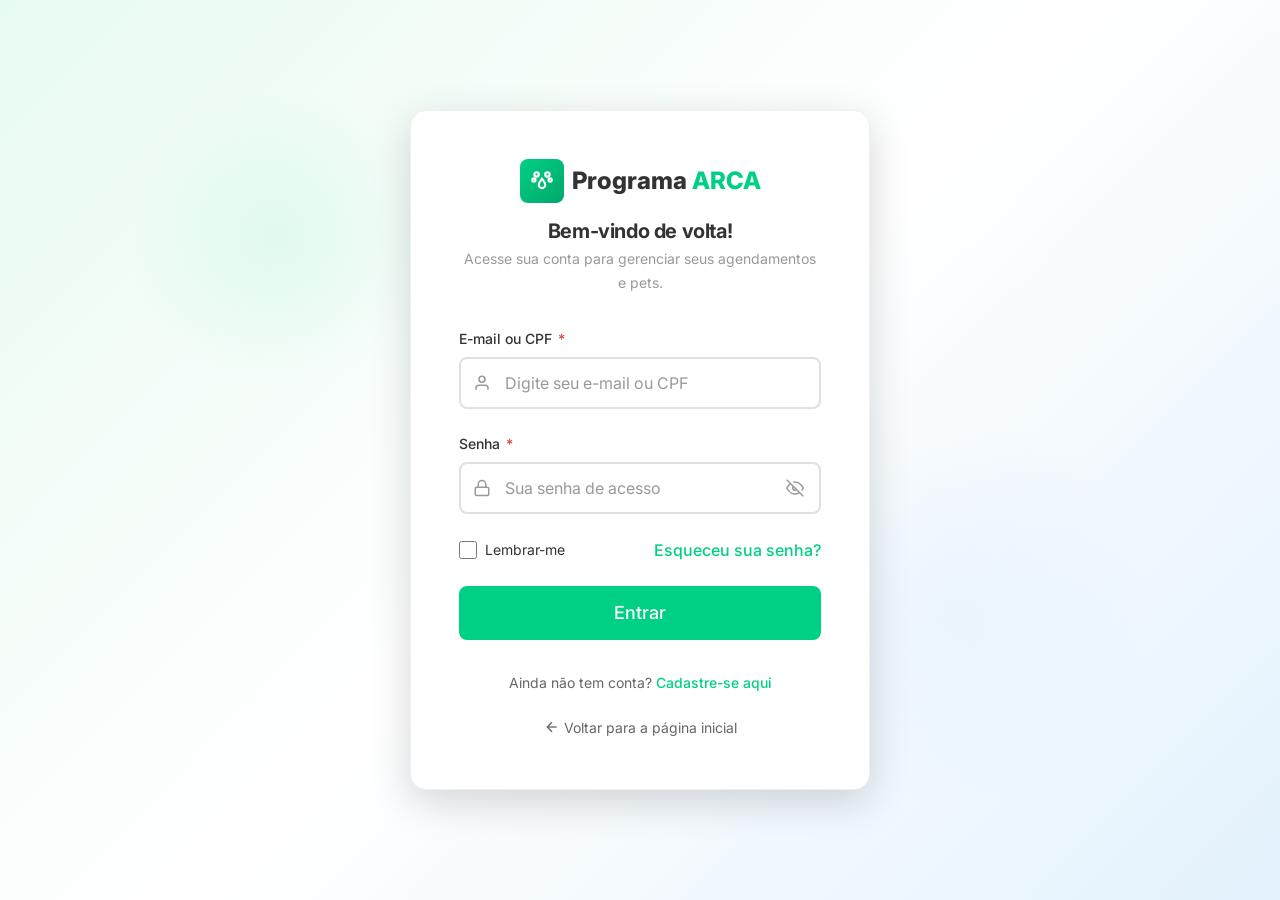
<file: agendamento.html>
<!DOCTYPE html>
<html lang="pt-BR">
<head>
  <meta charset="UTF-8">
  <meta name="viewport" content="width=device-width, initial-scale=1.0">
  <meta name="description" content="Agende a castração gratuita do seu pet no Programa ARCA. Escolha data, horário e unidade.">
  <title>Agendar Castração - Programa ARCA</title>

  <!-- Google Fonts -->
  <link rel="preconnect" href="https://fonts.googleapis.com">
  <link rel="preconnect" href="https://fonts.gstatic.com" crossorigin>
  <link href="https://fonts.googleapis.com/css2?family=Inter:wght@300;400;500;600;700;800&display=swap" rel="stylesheet">

  <!-- Stylesheets -->
  <link rel="stylesheet" href="css/style.css">
  <link rel="stylesheet" href="css/components.css">
  <link rel="stylesheet" href="css/dashboard.css">
  <link rel="stylesheet" href="css/responsive.css">

  <style>
    .avatar {
      width: 40px;
      height: 40px;
      border-radius: 50%;
      background: var(--color-primary-light);
      color: var(--color-primary-dark);
      display: flex;
      align-items: center;
      justify-content: center;
      font-weight: var(--font-weight-bold);
      font-size: var(--font-size-base);
    }

    .form-row {
      display: flex;
      gap: var(--space-md);
    }

    .form-row .form-group {
      flex: 1;
    }

    /* Interactive Pet Cards Selector */
    .pet-cards-selector {
      display: grid;
      grid-template-columns: repeat(auto-fill, minmax(180px, 1fr));
      gap: var(--space-md);
      margin-bottom: var(--space-lg);
    }

    .pet-option-card {
      border: 2px solid var(--color-border);
      border-radius: var(--radius-lg);
      padding: var(--space-md);
      text-align: center;
      cursor: pointer;
      transition: all var(--transition-base);
      background: #FFFFFF;
      position: relative;
    }

    .pet-option-card:hover {
      border-color: var(--color-primary-light);
      background: var(--color-bg-alt);
    }

    .pet-option-card.active {
      border-color: var(--color-primary);
      background: var(--color-primary-50);
      transform: scale(1.02);
      box-shadow: var(--shadow-sm);
    }

    .pet-option-card__avatar {
      width: 48px;
      height: 48px;
      border-radius: 50%;
      margin: 0 auto var(--space-sm);
      display: flex;
      align-items: center;
      justify-content: center;
      font-weight: var(--font-weight-bold);
    }

    .pet-option-card__checkmark {
      position: absolute;
      top: 8px;
      right: 8px;
      background: var(--color-primary);
      color: #FFFFFF;
      width: 20px;
      height: 20px;
      border-radius: 50%;
      display: none;
      align-items: center;
      justify-content: center;
    }

    .pet-option-card.active .pet-option-card__checkmark {
      display: flex;
    }

    /* Time Slots Grid */
    .slots-grid {
      display: grid;
      grid-template-columns: repeat(4, 1fr);
      gap: var(--space-sm);
    }

    .slot-option {
      border: 1px solid var(--color-border);
      border-radius: var(--radius-md);
      padding: var(--space-sm) var(--space-md);
      text-align: center;
      cursor: pointer;
      font-weight: var(--font-weight-medium);
      font-size: var(--font-size-sm);
      transition: all var(--transition-base);
    }

    .slot-option:hover {
      border-color: var(--color-primary-light);
      background: var(--color-bg-alt);
    }

    .slot-option.active {
      background: var(--color-primary);
      border-color: var(--color-primary);
      color: #FFFFFF;
    }

    .slot-option.disabled {
      opacity: 0.4;
      cursor: not-allowed;
      background: var(--color-bg-light);
      pointer-events: none;
    }

    /* Layout Split */
    .schedule-layout {
      display: grid;
      grid-template-columns: 2fr 1fr;
      gap: var(--space-xl);
    }

    .summary-sticky {
      position: sticky;
      top: calc(var(--header-height) + var(--space-md));
      height: fit-content;
    }

    @media (max-width: 1024px) {
      .schedule-layout {
        grid-template-columns: 1fr;
      }
    }

    @media (max-width: 768px) {
      .slots-grid {
        grid-template-columns: repeat(2, 1fr);
      }
      .form-row {
        flex-direction: column;
        gap: 0;
      }
    }
  </style>
</head>
<body>

  <div class="dashboard">
    <!-- ==================== SIDEBAR ==================== -->
    <aside class="sidebar" id="sidebar">
      <div class="sidebar__close" id="sidebarCloseBtn" aria-label="Fechar menu">
        <svg viewBox="0 0 24 24" fill="none" stroke="currentColor" stroke-width="2"><line x1="18" y1="6" x2="6" y2="18"></line><line x1="6" y1="6" x2="18" y2="18"></line></svg>
      </div>

      <div class="sidebar__header">
        <a href="index.html" class="sidebar__logo">
          <div class="sidebar__logo-icon">
            <svg viewBox="0 0 24 24" fill="none" stroke="currentColor" stroke-width="2">
              <path d="M12 10c-1.5 2-3 3.5-3 5.5a3 3 0 1 0 6 0c0-2-1.5-3.5-3-5.5z"/>
              <circle cx="7" cy="6" r="2"/><circle cx="17" cy="6" r="2"/>
            </svg>
          </div>
          <span class="sidebar__logo-text">Programa <span>ARCA</span></span>
        </a>
      </div>

      <nav class="sidebar__nav">
        <div class="sidebar__nav-section">
          <div class="sidebar__nav-label">Navegação</div>
          <a href="dashboard.html" class="sidebar__link">
            <svg viewBox="0 0 24 24" fill="none" stroke="currentColor" stroke-width="2"><rect x="3" y="3" width="7" height="7"></rect><rect x="14" y="3" width="7" height="7"></rect><rect x="14" y="14" width="7" height="7"></rect><rect x="3" y="14" width="7" height="7"></rect></svg>
            Visão Geral
          </a>
          <a href="meus-pets.html" class="sidebar__link">
            <svg viewBox="0 0 24 24" fill="none" stroke="currentColor" stroke-width="2"><path d="M12 10c-1.5 2-3 3.5-3 5.5a3 3 0 1 0 6 0c0-2-1.5-3.5-3-5.5z"/><circle cx="7" cy="6" r="2"/><circle cx="17" cy="6" r="2"/></svg>
            Meus Pets
          </a>
          <a href="agendamento.html" class="sidebar__link active">
            <svg viewBox="0 0 24 24" fill="none" stroke="currentColor" stroke-width="2"><rect x="3" y="4" width="18" height="18" rx="2" ry="2"></rect><line x1="16" y1="2" x2="16" y2="6"></line><line x1="8" y1="2" x2="8" y2="6"></line><line x1="3" y1="10" x2="21" y2="10"></line></svg>
            Agendar Serviço
          </a>
          <a href="relatorios.html" class="sidebar__link">
            <svg viewBox="0 0 24 24" fill="none" stroke="currentColor" stroke-width="2"><line x1="18" y1="20" x2="18" y2="10"></line><line x1="12" y1="20" x2="12" y2="4"></line><line x1="6" y1="20" x2="6" y2="14"></line></svg>
            Relatórios / Histórico
          </a>
        </div>

        <div class="sidebar__nav-section">
          <div class="sidebar__nav-label">Serviços Externos</div>
          <a href="resgate.html" class="sidebar__link">
            <svg viewBox="0 0 24 24" fill="none" stroke="currentColor" stroke-width="2"><path d="M22 12h-4l-3 9L9 3l-3 9H2"/></svg>
            Solicitar Resgate
          </a>
          <a href="denuncia.html" class="sidebar__link">
            <svg viewBox="0 0 24 24" fill="none" stroke="currentColor" stroke-width="2"><path d="M10.29 3.86L1.82 18a2 2 0 0 0 1.71 3h16.94a2 2 0 0 0 1.71-3L13.71 3.86a2 2 0 0 0-3.42 0z"/><line x1="12" y1="9" x2="12" y2="13"/><line x1="12" y1="17" x2="12.01" y2="17"/></svg>
            Denúncia Anônima
          </a>
        </div>
      </nav>

      <div class="sidebar__footer">
        <div class="sidebar__user">
          <div class="avatar" id="sidebarAvatar">VD</div>
          <div class="sidebar__user-info">
            <div class="sidebar__user-name" id="sidebarUserName">Victor Diniz</div>
            <div class="sidebar__user-email" id="sidebarUserEmail">victor.diniz@gmail.com</div>
          </div>
        </div>
        <button class="sidebar__logout" id="logoutBtn">
          <svg viewBox="0 0 24 24" fill="none" stroke="currentColor" stroke-width="2"><path d="M9 21H5a2 2 0 0 1-2-2V5a2 2 0 0 1 2-2h4"></path><polyline points="16 17 21 12 16 7"></polyline><line x1="21" y1="12" x2="9" y2="12"></line></svg>
          Sair do Painel
        </button>
      </div>
    </aside>

    <div class="sidebar-overlay" id="sidebarOverlay"></div>

    <button class="sidebar__toggle" id="sidebarToggleBtn" aria-label="Abrir menu lateral">
      <svg viewBox="0 0 24 24" fill="none" stroke="currentColor" stroke-width="2"><line x1="3" y1="12" x2="21" y2="12"></line><line x1="3" y1="6" x2="21" y2="6"></line><line x1="3" y1="18" x2="21" y2="18"></line></svg>
    </button>

    <!-- ==================== CONTENT ==================== -->
    <main class="dashboard__content">
      
      <!-- HEADER -->
      <header class="dash-header">
        <div class="dash-header__left">
          <div style="font-size: var(--font-size-xs); color: var(--color-text-muted);">Painel / Agendar Serviço</div>
          <h1 class="dash-header__title" style="font-size: 1.5rem; margin: 0;">Novo Agendamento</h1>
        </div>
        <div class="dash-header__right">
          <div class="avatar" id="headerAvatar">VD</div>
        </div>
      </header>

      <!-- MAIN BODY -->
      <div class="dashboard__main">
        
        <div class="schedule-layout">
          
          <!-- FORM -->
          <div class="dash-section">
            <div class="dash-section__header">
              <h2 class="dash-section__title">Dados do Agendamento</h2>
            </div>
            <div class="dash-section__body">
              
              <form id="scheduleForm" novalidate>
                
                <!-- Selecionar Pet -->
                <div class="form-group">
                  <label class="form-label">Selecione o Pet <span class="required">*</span></label>
                  <div class="pet-cards-selector" id="petSelectorContainer">
                    <!-- Fallback when no pets -->
                    <div id="noPetsWarning" style="display:none; grid-column: 1/-1;">
                      <p style="color:var(--color-danger); font-size:var(--font-size-sm);">Você precisa cadastrar um pet primeiro.</p>
                      <a href="cadastrar-pet.html" class="btn btn-outline btn-sm">Cadastrar Pet</a>
                    </div>
                  </div>
                  <input type="hidden" id="selectedPetId" required>
                  <input type="hidden" id="selectedPetName">
                </div>

                <!-- Tipo de Serviço & Unidade -->
                <div class="form-row">
                  <div class="form-group">
                    <label for="serviceType" class="form-label">Serviço <span class="required">*</span></label>
                    <select id="serviceType" class="form-select" required>
                      <option value="">Selecione...</option>
                      <option value="Castração" selected>Castração Gratuita</option>
                      <option value="Vacinação">Vacinação Anual</option>
                      <option value="Consulta">Consulta Veterinária Geral</option>
                    </select>
                    <div class="form-error"></div>
                  </div>
                  <div class="form-group">
                    <label for="unit" class="form-label">Unidade de Atendimento <span class="required">*</span></label>
                    <select id="unit" class="form-select" required>
                      <option value="">Selecione...</option>
                      <option value="Centro de Vigilância Ambiental (CVA)" selected>CVA - Portal de Jacaraípe, Serra/ES</option>
                      <option value="Unidade Móvel - Serra Sede">Unidade Móvel (Castramóvel) - Serra Sede</option>
                      <option value="Clínica Credenciada - Laranjeiras">Clínica Credenciada - Laranjeiras</option>
                    </select>
                    <div class="form-error"></div>
                  </div>
                </div>

                <!-- Data e Horário -->
                <div class="form-row" style="margin-top: var(--space-md);">
                  <div class="form-group">
                    <label for="scheduleDate" class="form-label">Data de Preferência <span class="required">*</span></label>
                    <input type="date" id="scheduleDate" class="form-input" required>
                    <div class="form-error"></div>
                  </div>
                </div>

                <div class="form-group" style="margin-top: var(--space-md);">
                  <label class="form-label">Horários Disponíveis <span class="required">*</span></label>
                  <div class="slots-grid" id="slotsContainer">
                    <div class="slot-option" data-time="08:00">08:00</div>
                    <div class="slot-option" data-time="09:00">09:00</div>
                    <div class="slot-option" data-time="10:00">10:00</div>
                    <div class="slot-option" data-time="11:00">11:00</div>
                    <div class="slot-option disabled" data-time="13:00">13:00 (Ocupado)</div>
                    <div class="slot-option" data-time="14:00">14:00</div>
                    <div class="slot-option" data-time="15:00">15:00</div>
                    <div class="slot-option disabled" data-time="16:00">16:00 (Ocupado)</div>
                  </div>
                  <input type="hidden" id="selectedTime" required>
                </div>

                <button type="submit" class="btn btn-primary btn-block btn-lg" style="margin-top: var(--space-2xl);" id="submitBtn">
                  Confirmar e Agendar
                </button>

              </form>

            </div>
          </div>

          <!-- SUMMARY STICKY -->
          <div class="summary-sticky">
            <div class="card card--bordered">
              <h3 style="font-size:1.25rem; margin-bottom:var(--space-md); border-bottom:1px solid var(--color-border-light); padding-bottom:var(--space-sm);">
                Resumo da Reserva
              </h3>
              
              <div style="display:flex; flex-direction:column; gap: var(--space-sm); font-size:var(--font-size-sm);">
                <div><strong>Pet Selecionado:</strong> <span id="summaryPet" style="color:var(--color-text-light);">Nenhum</span></div>
                <div><strong>Serviço:</strong> <span id="summaryService" style="color:var(--color-text-light);">Castração Gratuita</span></div>
                <div><strong>Local:</strong> <span id="summaryUnit" style="color:var(--color-text-light);">CVA - Portal de Jacaraípe</span></div>
                <div><strong>Data:</strong> <span id="summaryDate" style="color:var(--color-text-light);">-</span></div>
                <div><strong>Horário:</strong> <span id="summaryTime" style="color:var(--color-text-light);">-</span></div>
              </div>
              
              <div class="alert alert--info" style="margin-top: var(--space-lg); font-size:var(--font-size-xs); padding:var(--space-sm);">
                <div class="alert__content">
                  Para castração, o animal deve estar em jejum absoluto de 8 horas de água e comida antes da cirurgia.
                </div>
              </div>
            </div>
          </div>

        </div>

      </div>

    </main>
  </div>

  <!-- Toast Container -->
  <div class="toast-container" id="toastContainer"></div>

  <!-- Scripts -->
  <script src="js/utils.js"></script>
  <script src="js/validation.js"></script>
  <script src="js/dashboard.js"></script>
  <script src="js/main.js"></script>

  <script>
    document.addEventListener('DOMContentLoaded', () => {
      // Force Login Auth check
      const loggedUser = Utils.Storage.get('arca_user');
      if (!loggedUser) {
        window.location.href = 'login.html';
        return;
      }

      // Update User details
      const initials = loggedUser.name.split(' ').map(n => n[0]).join('').substring(0, 2).toUpperCase();
      document.getElementById('sidebarAvatar').textContent = initials;
      document.getElementById('headerAvatar').textContent = initials;
      document.getElementById('sidebarUserName').textContent = loggedUser.name;
      document.getElementById('sidebarUserEmail').textContent = loggedUser.email;

      // Logout handler
      document.getElementById('logoutBtn').addEventListener('click', () => {
        Utils.Storage.remove('arca_user');
        window.location.href = 'index.html';
      });

      // Load User Pets to render options
      const myPets = Utils.Storage.get('arca_my_pets') || [];
      const petContainer = document.getElementById('petSelectorContainer');
      const noPetsWarning = document.getElementById('noPetsWarning');
      const selectedPetIdInput = document.getElementById('selectedPetId');
      const selectedPetNameInput = document.getElementById('selectedPetName');

      // Sticky summary references
      const summaryPet = document.getElementById('summaryPet');
      const summaryService = document.getElementById('summaryService');
      const summaryUnit = document.getElementById('summaryUnit');
      const summaryDate = document.getElementById('summaryDate');
      const summaryTime = document.getElementById('summaryTime');

      if (myPets.length === 0) {
        noPetsWarning.style.display = 'block';
      } else {
        myPets.forEach(pet => {
          const card = document.createElement('div');
          card.className = 'pet-option-card';
          card.setAttribute('data-id', pet.id);
          card.setAttribute('data-name', pet.name);

          const bg = pet.species === 'Gato' ? '#FFF9C4' : '#E8F5E9';
          const avatarSvgColor = pet.species === 'Gato' ? '#FBC02D' : '#81C784';

          card.innerHTML = `
            <div class="pet-option-card__checkmark">
              <svg viewBox="0 0 24 24" fill="none" stroke="currentColor" stroke-width="3" width="12" height="12"><polyline points="20 6 9 17 4 12"></polyline></svg>
            </div>
            <div class="pet-option-card__avatar" style="background:${bg}; color:${avatarSvgColor};">${pet.name[0]}</div>
            <div style="font-weight:var(--font-weight-bold); font-size:var(--font-size-sm);">${pet.name}</div>
            <div style="font-size:var(--font-size-xs); color:var(--color-text-muted);">${pet.species} • ${pet.breed}</div>
          `;

          // Handle click
          card.addEventListener('click', () => {
            document.querySelectorAll('.pet-option-card').forEach(c => c.classList.remove('active'));
            card.classList.add('active');
            selectedPetIdInput.value = pet.id;
            selectedPetNameInput.value = pet.name;
            summaryPet.textContent = pet.name;
          });

          petContainer.appendChild(card);
        });

        // Query URL param to preselect pet if navigated from meus-pets
        const urlParams = new URLSearchParams(window.location.search);
        const preselectedId = urlParams.get('petId');
        if (preselectedId) {
          const targetCard = petContainer.querySelector(`.pet-option-card[data-id="${preselectedId}"]`);
          if (targetCard) targetCard.click();
        }
      }

      // Summary updates on Service & Unit select
      const serviceType = document.getElementById('serviceType');
      const unit = document.getElementById('unit');
      serviceType.addEventListener('change', () => {
        summaryService.textContent = serviceType.value || 'Castração Gratuita';
      });
      unit.addEventListener('change', () => {
        summaryUnit.textContent = unit.options[unit.selectedIndex].text.split(' - ')[0] || 'CVA - Portal de Jacaraípe';
      });

      // Date update
      const scheduleDate = document.getElementById('scheduleDate');
      // Force minimum date of tomorrow
      const tomorrow = new Date();
      tomorrow.setDate(tomorrow.getDate() + 1);
      scheduleDate.min = tomorrow.toISOString().split('T')[0];
      
      scheduleDate.addEventListener('change', () => {
        if (scheduleDate.value) {
          summaryDate.textContent = Utils.formatDate(scheduleDate.value);
        }
      });

      // Time slots selector
      const slotOptions = document.querySelectorAll('.slot-option');
      const selectedTimeInput = document.getElementById('selectedTime');
      slotOptions.forEach(slot => {
        if (!slot.classList.contains('disabled')) {
          slot.addEventListener('click', () => {
            slotOptions.forEach(s => s.classList.remove('active'));
            slot.classList.add('active');
            const time = slot.getAttribute('data-time');
            selectedTimeInput.value = time;
            summaryTime.textContent = time + 'h';
          });
        }
      });

      // Submit Form
      const scheduleForm = document.getElementById('scheduleForm');
      if (scheduleForm) {
        Validation.setupFormValidation(scheduleForm);

        scheduleForm.addEventListener('submit', (e) => {
          e.preventDefault();

          let isFormValid = Validation.validateForm(scheduleForm);

          if (!selectedPetIdInput.value) {
            if (window.showToast) window.showToast('Por favor, selecione qual Pet receberá o atendimento.', 'warning');
            isFormValid = false;
          }

          if (!selectedTimeInput.value) {
            if (window.showToast) window.showToast('Por favor, selecione um Horário disponível.', 'warning');
            isFormValid = false;
          }

          if (isFormValid) {
            const submitBtn = document.getElementById('submitBtn');
            submitBtn.classList.add('loading');

            setTimeout(() => {
              submitBtn.classList.remove('loading');

              // Save to local storage mock schedules
              const mySchedules = Utils.Storage.get('arca_my_schedules') || [];
              const newSched = {
                id: Math.floor(Math.random() * 1000),
                petId: selectedPetIdInput.value,
                petName: selectedPetNameInput.value,
                service: serviceType.value,
                unit: unit.value,
                date: scheduleDate.value,
                time: selectedTimeInput.value,
                status: 'Aprovado' // Mock automatically approved
              };
              mySchedules.push(newSched);
              Utils.Storage.set('arca_my_schedules', mySchedules);

              if (window.showToast) window.showToast('Agendamento realizado com sucesso!', 'success');

              setTimeout(() => {
                window.location.href = 'relatorios.html';
              }, 1200);

            }, 1800);
          } else {
            if (window.showToast) window.showToast('Por favor, preencha todos os dados solicitados.', 'error');
          }
        });
      }
    });
  </script>
</body>
</html>
</file>
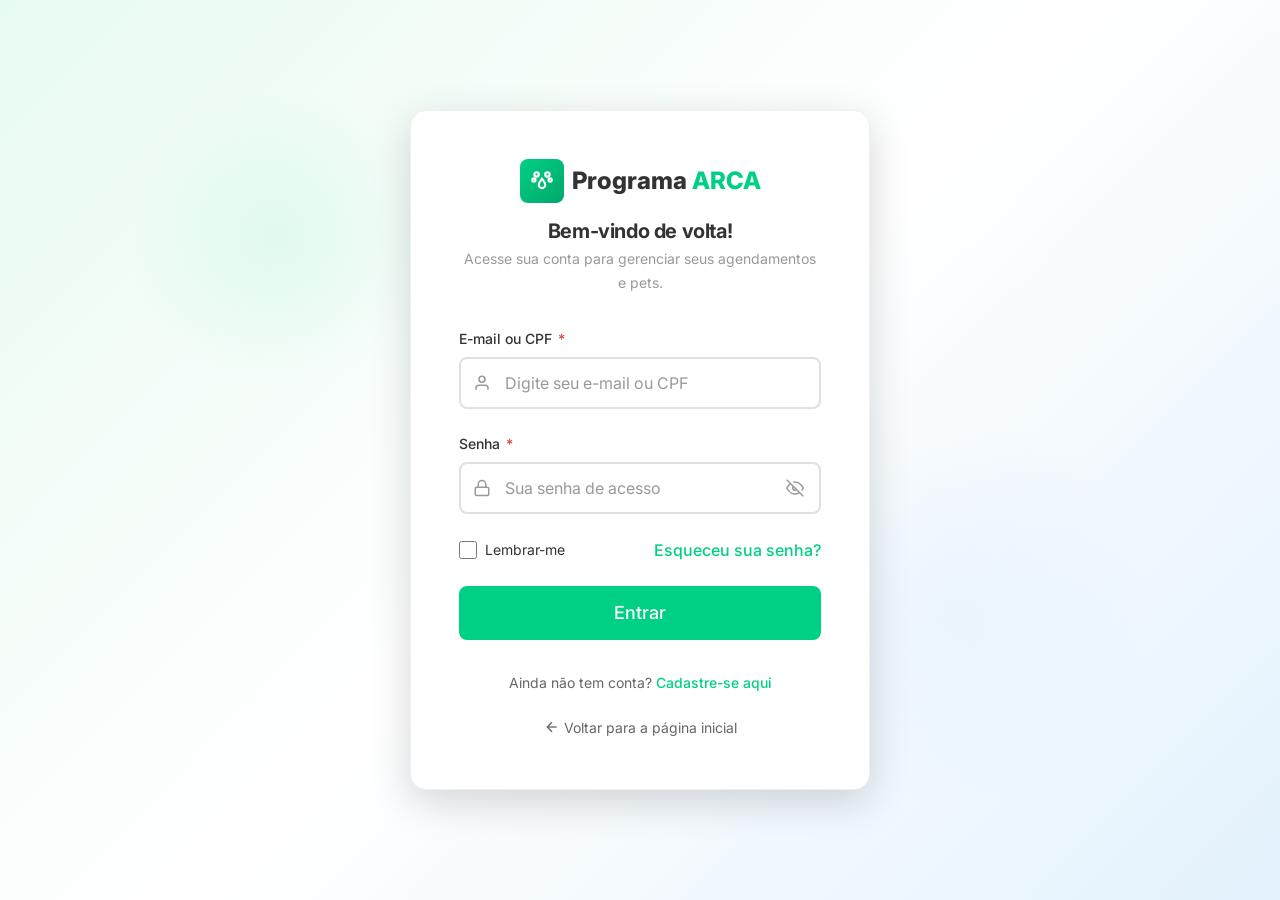
<file: cadastrar-pet.html>
<!DOCTYPE html>
<html lang="pt-BR">
<head>
  <meta charset="UTF-8">
  <meta name="viewport" content="width=device-width, initial-scale=1.0">
  <meta name="description" content="Cadastre seu pet no Programa ARCA para gerenciar agendamentos de castração gratuita.">
  <title>Cadastrar Pet - Programa ARCA</title>

  <!-- Google Fonts -->
  <link rel="preconnect" href="https://fonts.googleapis.com">
  <link rel="preconnect" href="https://fonts.gstatic.com" crossorigin>
  <link href="https://fonts.googleapis.com/css2?family=Inter:wght@300;400;500;600;700;800&display=swap" rel="stylesheet">

  <!-- Stylesheets -->
  <link rel="stylesheet" href="css/style.css">
  <link rel="stylesheet" href="css/components.css">
  <link rel="stylesheet" href="css/dashboard.css">
  <link rel="stylesheet" href="css/responsive.css">

  <style>
    .avatar {
      width: 40px;
      height: 40px;
      border-radius: 50%;
      background: var(--color-primary-light);
      color: var(--color-primary-dark);
      display: flex;
      align-items: center;
      justify-content: center;
      font-weight: var(--font-weight-bold);
      font-size: var(--font-size-base);
    }

    .form-row {
      display: flex;
      gap: var(--space-md);
    }

    .form-row .form-group {
      flex: 1;
    }

    @media (max-width: 768px) {
      .form-row {
        flex-direction: column;
        gap: 0;
      }
    }
  </style>
</head>
<body>

  <div class="dashboard">
    <!-- ==================== SIDEBAR ==================== -->
    <aside class="sidebar" id="sidebar">
      <div class="sidebar__close" id="sidebarCloseBtn" aria-label="Fechar menu">
        <svg viewBox="0 0 24 24" fill="none" stroke="currentColor" stroke-width="2"><line x1="18" y1="6" x2="6" y2="18"></line><line x1="6" y1="6" x2="18" y2="18"></line></svg>
      </div>

      <div class="sidebar__header">
        <a href="index.html" class="sidebar__logo">
          <div class="sidebar__logo-icon">
            <svg viewBox="0 0 24 24" fill="none" stroke="currentColor" stroke-width="2">
              <path d="M12 10c-1.5 2-3 3.5-3 5.5a3 3 0 1 0 6 0c0-2-1.5-3.5-3-5.5z"/>
              <circle cx="7" cy="6" r="2"/><circle cx="17" cy="6" r="2"/>
            </svg>
          </div>
          <span class="sidebar__logo-text">Programa <span>ARCA</span></span>
        </a>
      </div>

      <nav class="sidebar__nav">
        <div class="sidebar__nav-section">
          <div class="sidebar__nav-label">Navegação</div>
          <a href="dashboard.html" class="sidebar__link">
            <svg viewBox="0 0 24 24" fill="none" stroke="currentColor" stroke-width="2"><rect x="3" y="3" width="7" height="7"></rect><rect x="14" y="3" width="7" height="7"></rect><rect x="14" y="14" width="7" height="7"></rect><rect x="3" y="14" width="7" height="7"></rect></svg>
            Visão Geral
          </a>
          <a href="meus-pets.html" class="sidebar__link active">
            <svg viewBox="0 0 24 24" fill="none" stroke="currentColor" stroke-width="2"><path d="M12 10c-1.5 2-3 3.5-3 5.5a3 3 0 1 0 6 0c0-2-1.5-3.5-3-5.5z"/><circle cx="7" cy="6" r="2"/><circle cx="17" cy="6" r="2"/></svg>
            Meus Pets
          </a>
          <a href="agendamento.html" class="sidebar__link">
            <svg viewBox="0 0 24 24" fill="none" stroke="currentColor" stroke-width="2"><rect x="3" y="4" width="18" height="18" rx="2" ry="2"></rect><line x1="16" y1="2" x2="16" y2="6"></line><line x1="8" y1="2" x2="8" y2="6"></line><line x1="3" y1="10" x2="21" y2="10"></line></svg>
            Agendar Serviço
          </a>
          <a href="relatorios.html" class="sidebar__link">
            <svg viewBox="0 0 24 24" fill="none" stroke="currentColor" stroke-width="2"><line x1="18" y1="20" x2="18" y2="10"></line><line x1="12" y1="20" x2="12" y2="4"></line><line x1="6" y1="20" x2="6" y2="14"></line></svg>
            Relatórios / Histórico
          </a>
        </div>

        <div class="sidebar__nav-section">
          <div class="sidebar__nav-label">Serviços Externos</div>
          <a href="resgate.html" class="sidebar__link">
            <svg viewBox="0 0 24 24" fill="none" stroke="currentColor" stroke-width="2"><path d="M22 12h-4l-3 9L9 3l-3 9H2"/></svg>
            Solicitar Resgate
          </a>
          <a href="denuncia.html" class="sidebar__link">
            <svg viewBox="0 0 24 24" fill="none" stroke="currentColor" stroke-width="2"><path d="M10.29 3.86L1.82 18a2 2 0 0 0 1.71 3h16.94a2 2 0 0 0 1.71-3L13.71 3.86a2 2 0 0 0-3.42 0z"/><line x1="12" y1="9" x2="12" y2="13"/><line x1="12" y1="17" x2="12.01" y2="17"/></svg>
            Denúncia Anônima
          </a>
        </div>
      </nav>

      <div class="sidebar__footer">
        <div class="sidebar__user">
          <div class="avatar" id="sidebarAvatar">VD</div>
          <div class="sidebar__user-info">
            <div class="sidebar__user-name" id="sidebarUserName">Victor Diniz</div>
            <div class="sidebar__user-email" id="sidebarUserEmail">victor.diniz@gmail.com</div>
          </div>
        </div>
        <button class="sidebar__logout" id="logoutBtn">
          <svg viewBox="0 0 24 24" fill="none" stroke="currentColor" stroke-width="2"><path d="M9 21H5a2 2 0 0 1-2-2V5a2 2 0 0 1 2-2h4"></path><polyline points="16 17 21 12 16 7"></polyline><line x1="21" y1="12" x2="9" y2="12"></line></svg>
          Sair do Painel
        </button>
      </div>
    </aside>

    <div class="sidebar-overlay" id="sidebarOverlay"></div>

    <button class="sidebar__toggle" id="sidebarToggleBtn" aria-label="Abrir menu lateral">
      <svg viewBox="0 0 24 24" fill="none" stroke="currentColor" stroke-width="2"><line x1="3" y1="12" x2="21" y2="12"></line><line x1="3" y1="6" x2="21" y2="6"></line><line x1="3" y1="18" x2="21" y2="18"></line></svg>
    </button>

    <!-- ==================== CONTENT ==================== -->
    <main class="dashboard__content">
      
      <!-- HEADER -->
      <header class="dash-header">
        <div class="dash-header__left">
          <div style="font-size: var(--font-size-xs); color: var(--color-text-muted);">Painel / Meus Pets / Novo Pet</div>
          <h1 class="dash-header__title" style="font-size: 1.5rem; margin: 0;">Cadastrar Novo Pet</h1>
        </div>
        <div class="dash-header__right">
          <div class="avatar" id="headerAvatar">VD</div>
        </div>
      </header>

      <!-- MAIN BODY -->
      <div class="dashboard__main">
        
        <div class="dash-section" style="max-width: 720px; margin: 0 auto;">
          <div class="dash-section__header">
            <h2 class="dash-section__title">Ficha Cadastral do Animal</h2>
            <a href="meus-pets.html" class="btn btn-ghost btn-sm">Voltar</a>
          </div>
          <div class="dash-section__body">
            
            <form id="petForm" novalidate>
              
              <!-- Drag and Drop Photo Upload -->
              <div class="form-group">
                <label class="form-label">Foto do Pet</label>
                <div class="file-upload" id="photoDropArea">
                  <svg class="file-upload__icon" viewBox="0 0 24 24" fill="none" stroke="currentColor" stroke-width="2">
                    <rect x="3" y="3" width="18" height="18" rx="2" ry="2"></rect>
                    <circle cx="8.5" cy="8.5" r="1.5"></circle>
                    <polyline points="21 15 16 10 5 21"></polyline>
                  </svg>
                  <div class="file-upload__text">Envie uma foto do seu pet</div>
                  <div class="file-upload__hint">Arraste aqui ou clique para selecionar (JPG/PNG)</div>
                  <input type="file" id="photoUpload" accept="image/*">
                  <div id="photoPreview"></div>
                </div>
              </div>

              <!-- Informações Básicas -->
              <div class="form-row">
                <div class="form-group">
                  <label for="petName" class="form-label">Nome do Pet <span class="required">*</span></label>
                  <input type="text" id="petName" class="form-input" placeholder="Ex: Rex, Bolinha, etc." required>
                  <div class="form-error"></div>
                </div>
                <div class="form-group">
                  <label for="petSpecies" class="form-label">Espécie <span class="required">*</span></label>
                  <select id="petSpecies" class="form-select" required>
                    <option value="">Selecione...</option>
                    <option value="Cão">Cão</option>
                    <option value="Gato">Gato</option>
                  </select>
                  <div class="form-error"></div>
                </div>
              </div>

              <div class="form-row">
                <div class="form-group">
                  <label for="petBreed" class="form-label">Raça <span class="required">*</span></label>
                  <input type="text" id="petBreed" class="form-input" placeholder="Ex: Vira-lata, Poodle, Siamês..." required>
                  <div class="form-error"></div>
                </div>
                <div class="form-group">
                  <label for="petGender" class="form-label">Sexo <span class="required">*</span></label>
                  <select id="petGender" class="form-select" required>
                    <option value="">Selecione...</option>
                    <option value="Macho">Macho</option>
                    <option value="Fêmea">Fêmea</option>
                  </select>
                  <div class="form-error"></div>
                </div>
              </div>

              <div class="form-row">
                <div class="form-group">
                  <label for="petAge" class="form-label">Idade Estimada <span class="required">*</span></label>
                  <select id="petAge" class="form-select" required>
                    <option value="">Selecione...</option>
                    <option value="Filhote">Filhote (menos de 1 ano)</option>
                    <option value="Jovem">Jovem (1 a 2 anos)</option>
                    <option value="Adulto">Adulto (3 a 7 anos)</option>
                    <option value="Idoso">Sênior (mais de 7 anos)</option>
                  </select>
                  <div class="form-error"></div>
                </div>
                <div class="form-group">
                  <label for="petWeight" class="form-label">Peso Estimado (kg) <span class="required">*</span></label>
                  <input type="text" id="petWeight" class="form-input" placeholder="Ex: 5kg, 12kg" required>
                  <div class="form-error"></div>
                </div>
              </div>

              <div class="form-row">
                <div class="form-group">
                  <label for="petColor" class="form-label">Cor / Marcações <span class="required">*</span></label>
                  <input type="text" id="petColor" class="form-input" placeholder="Ex: Preto e Branco, Caramelo, Tigrado..." required>
                  <div class="form-error"></div>
                </div>
                <div class="form-group" style="display: flex; align-items: center; margin-top: 32px;">
                  <label class="form-check">
                    <input type="checkbox" id="petNeutered">
                    <span>O animal já é castrado?</span>
                  </label>
                </div>
              </div>

              <!-- Saúde / Comentários -->
              <div class="form-group" style="margin-top: var(--space-md);">
                <label for="petHealth" class="form-label">Observações de Saúde / Cuidados Especiais</label>
                <textarea id="petHealth" class="form-textarea" placeholder="Caso seu pet tenha alguma alergia, doença crônica ou precise de cuidados específicos, informe aqui..."></textarea>
              </div>

              <button type="submit" class="btn btn-primary btn-block btn-lg" style="margin-top: var(--space-xl);" id="submitBtn">
                Cadastrar Pet no Sistema
              </button>

            </form>

          </div>
        </div>

      </div>

    </main>
  </div>

  <!-- Toast Container -->
  <div class="toast-container" id="toastContainer"></div>

  <!-- Scripts -->
  <script src="js/utils.js"></script>
  <script src="js/validation.js"></script>
  <script src="js/forms.js"></script>
  <script src="js/dashboard.js"></script>
  <script src="js/main.js"></script>

  <script>
    document.addEventListener('DOMContentLoaded', () => {
      // Force Login Auth check
      const loggedUser = Utils.Storage.get('arca_user');
      if (!loggedUser) {
        window.location.href = 'login.html';
        return;
      }

      // Update User details
      const initials = loggedUser.name.split(' ').map(n => n[0]).join('').substring(0, 2).toUpperCase();
      document.getElementById('sidebarAvatar').textContent = initials;
      document.getElementById('headerAvatar').textContent = initials;
      document.getElementById('sidebarUserName').textContent = loggedUser.name;
      document.getElementById('sidebarUserEmail').textContent = loggedUser.email;

      // Logout handler
      document.getElementById('logoutBtn').addEventListener('click', () => {
        Utils.Storage.remove('arca_user');
        window.location.href = 'index.html';
      });

      // Setup validations
      const petForm = document.getElementById('petForm');
      if (petForm) {
        Validation.setupFormValidation(petForm);

        // Setup Drag & Drop File Upload preview
        Forms.setupFileUpload('photoDropArea', 'photoUpload', 'photoPreview');

        petForm.addEventListener('submit', (e) => {
          e.preventDefault();

          if (Validation.validateForm(petForm)) {
            const submitBtn = document.getElementById('submitBtn');
            submitBtn.classList.add('loading');

            setTimeout(() => {
              submitBtn.classList.remove('loading');

              // Save to LocalStorage
              const myPets = Utils.Storage.get('arca_my_pets') || [];
              const newPet = {
                id: Math.floor(Math.random() * 1000),
                name: document.getElementById('petName').value,
                species: document.getElementById('petSpecies').value,
                breed: document.getElementById('petBreed').value,
                gender: document.getElementById('petGender').value,
                age: document.getElementById('petAge').value,
                weight: document.getElementById('petWeight').value,
                color: document.getElementById('petColor').value,
                neutered: document.getElementById('petNeutered').checked,
                health: document.getElementById('petHealth').value
              };
              myPets.push(newPet);
              Utils.Storage.set('arca_my_pets', myPets);

              if (window.showToast) window.showToast('Pet cadastrado com sucesso!', 'success');

              setTimeout(() => {
                window.location.href = 'meus-pets.html';
              }, 1200);

            }, 1500);

          } else {
            if (window.showToast) window.showToast('Por favor, preencha todos os campos obrigatórios.', 'error');
          }
        });
      }
    });
  </script>
</body>
</html>
</file>
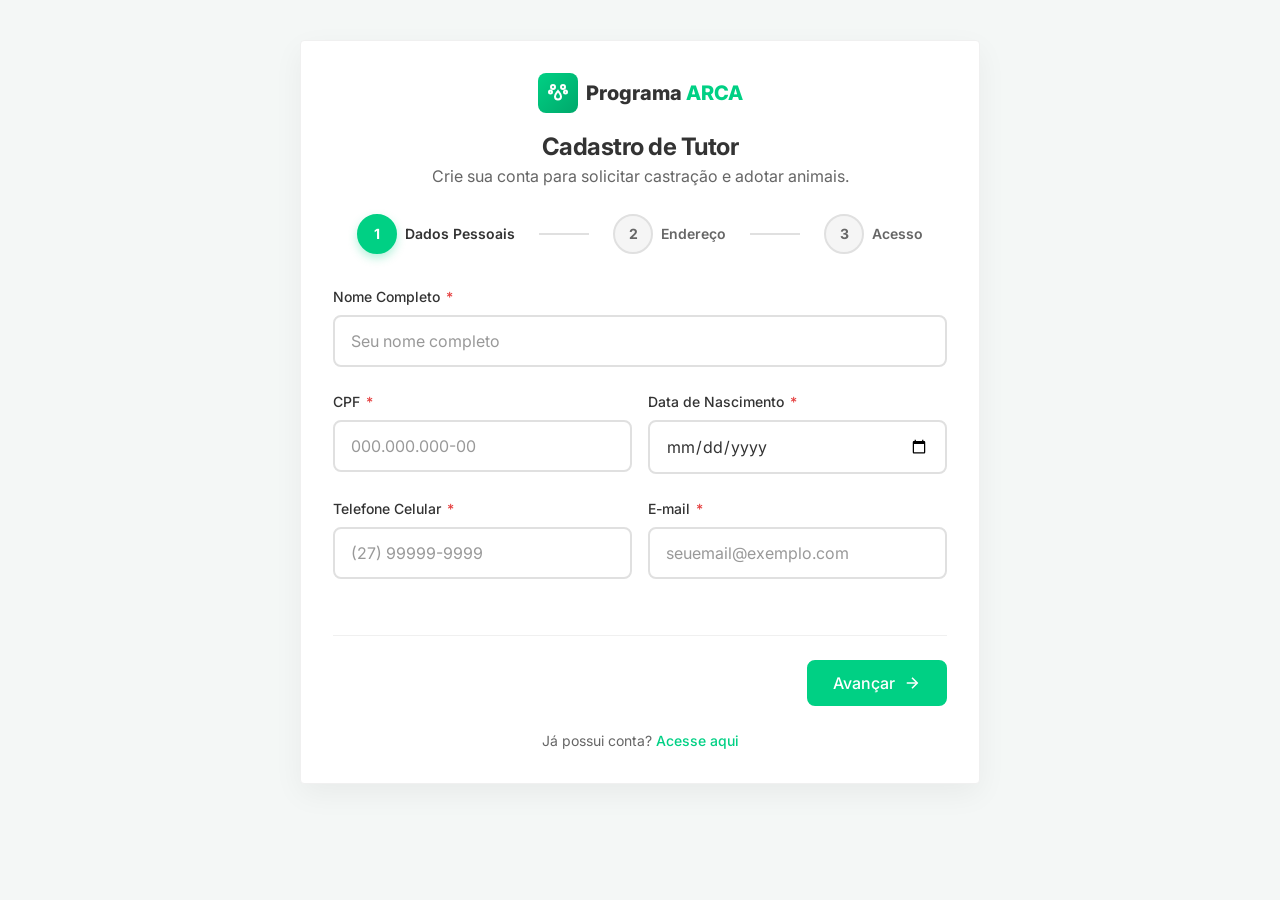
<file: cadastro.html>
<!DOCTYPE html>
<html lang="pt-BR">
<head>
  <meta charset="UTF-8">
  <meta name="viewport" content="width=device-width, initial-scale=1.0">
  <meta name="description" content="Cadastre-se no Programa ARCA. Faça parte do sistema de adoção e controle de castrações na Serra/ES.">
  <title>Cadastro de Tutor - Programa ARCA</title>

  <!-- Google Fonts -->
  <link rel="preconnect" href="https://fonts.googleapis.com">
  <link rel="preconnect" href="https://fonts.gstatic.com" crossorigin>
  <link href="https://fonts.googleapis.com/css2?family=Inter:wght@300;400;500;600;700;800&display=swap" rel="stylesheet">

  <!-- Stylesheets -->
  <link rel="stylesheet" href="css/style.css">
  <link rel="stylesheet" href="css/components.css">
  <link rel="stylesheet" href="css/responsive.css">

  <style>
    body {
      background: #F4F7F6;
      min-height: 100vh;
      display: flex;
      flex-direction: column;
      overflow-x: hidden;
      overflow-y: auto;
    }

    .auth-container {
      flex: 1;
      display: flex;
      align-items: flex-start;
      justify-content: center;
      padding: 40px var(--space-md);
      position: relative;
      width: 100%; /* Garante que o container ocupe toda a largura */
    }

    .auth-card {
      background: #FFFFFF;
      border-radius: var(--radius-sm);
      box-shadow: 0 10px 30px rgba(0, 0, 0, 0.05);
      width: 100%;
      max-width: 680px;
      min-width: 0; /* Evita que o flexbox impeça o encolhimento */
      padding: var(--space-xl);
      border: 1px solid var(--color-border-light);
      position: relative;
      z-index: 1;
      animation: scaleIn 0.4s ease;
      margin-bottom: 40px;
    }

    .auth-header {
      text-align: center;
      margin-bottom: var(--space-lg); /* Reduzi de xl para lg */
    }

    .auth-logo {
      display: inline-flex;
      align-items: center;
      gap: var(--space-sm);
      margin-bottom: var(--space-md);
      text-decoration: none;
    }

    .auth-logo-icon {
      width: 40px;
      height: 40px;
      background: linear-gradient(135deg, var(--color-primary), var(--color-primary-dark));
      border-radius: var(--radius-md);
      display: flex;
      align-items: center;
      justify-content: center;
      color: #FFFFFF;
    }

    .auth-logo-icon svg {
      width: 24px;
      height: 24px;
    }

    .auth-logo-text {
      font-size: var(--font-size-xl);
      font-weight: var(--font-weight-extrabold);
      color: var(--color-text);
    }

    .auth-logo-text span {
      color: var(--color-primary);
    }

    /* Stepper Styling */
    .stepper {
      display: flex;
      align-items: center;
      justify-content: center;
      margin-bottom: var(--space-xl); /* Reduzi de 2xl para xl */
      position: relative;
      flex-wrap: wrap; /* Permite quebrar em telas muito pequenas */
      gap: var(--space-sm);
    }

    .stepper__step {
      display: flex;
      align-items: center;
      gap: var(--space-sm);
    }

    .stepper__circle {
      width: 40px;
      height: 40px;
      border-radius: 50%;
      background: var(--color-bg-light);
      border: 2px solid var(--color-border);
      display: flex;
      align-items: center;
      justify-content: center;
      font-weight: var(--font-weight-bold);
      color: var(--color-text-light);
      transition: all var(--transition-base);
    }

    .stepper__circle.active {
      background: var(--color-primary);
      border-color: var(--color-primary);
      color: #FFFFFF;
      box-shadow: 0 4px 10px rgba(0, 208, 132, 0.3);
    }

    .stepper__circle.completed {
      background: var(--color-primary-50);
      border-color: var(--color-primary);
      color: var(--color-primary);
    }

    .stepper__label {
      font-size: var(--font-size-sm);
      font-weight: var(--font-weight-semibold);
      color: var(--color-text-light);
    }

    .stepper__step.active .stepper__label {
      color: var(--color-text);
    }

    .stepper__line {
      flex: 1;
      height: 2px;
      background: var(--color-border);
      margin: 0 var(--space-md);
      min-width: 40px;
      max-width: 80px;
      transition: background var(--transition-base);
    }

    .stepper__line.active {
      background: var(--color-primary);
    }

    .form-step {
      display: none;
    }

    .form-step.active {
      display: block;
      animation: fadeIn var(--transition-base) ease forwards;
    }

    .step-actions {
      display: flex;
      align-items: center;
      justify-content: space-between;
      margin-top: var(--space-xl);
      border-top: 1px solid var(--color-border-light);
      padding-top: var(--space-lg);
    }

    .form-row {
      display: flex;
      gap: var(--space-md);
    }

    .form-row .form-group {
      flex: 1;
    }

    .back-to-login {
      text-align: center;
      font-size: var(--font-size-sm);
      color: var(--color-text-light);
      margin-top: var(--space-lg); /* Reduzi de xl para lg */
    }

    /* Responsividade para telas menores */
    @media (max-height: 800px) {
      .auth-container {
        padding: 20px var(--space-md);
      }
      .auth-card {
        padding: var(--space-lg);
      }
      .auth-header {
        margin-bottom: var(--space-md);
      }
      .stepper {
        margin-bottom: var(--space-lg);
      }
    }

    @media (max-width: 576px) {
      .auth-container {
        padding: 20px 12px; /* Reduzi ainda mais o padding lateral no mobile */
      }
      .auth-card {
        padding: var(--space-md); /* Menos padding interno para sobrar espaço pros campos */
      }
      .form-row {
        flex-direction: column;
        gap: 0;
      }
      .form-row .form-group {
        flex: 0 0 100% !important;
        max-width: 100%;
      }
      .stepper__label {
        display: none; /* Esconde labels do stepper no mobile para não quebrar layout */
      }
      .stepper__line {
        min-width: 20px;
        margin: 0 var(--space-sm);
      }
    }
  </style>
</head>
<body>

  <div class="auth-container">
    <div class="auth-card">
      <div class="auth-header">
        <a href="index.html" class="auth-logo">
          <div class="auth-logo-icon">
            <svg viewBox="0 0 24 24" fill="none" stroke="currentColor" stroke-width="2">
              <path d="M12 10c-1.5 2-3 3.5-3 5.5a3 3 0 1 0 6 0c0-2-1.5-3.5-3-5.5z"/>
              <circle cx="7" cy="6" r="2"/>
              <circle cx="17" cy="6" r="2"/>
              <circle cx="4.5" cy="11" r="1.5"/>
              <circle cx="19.5" cy="11" r="1.5"/>
            </svg>
          </div>
          <span class="auth-logo-text">Programa <span>ARCA</span></span>
        </a>
        <h1 class="auth-title" style="font-size: 1.5rem; margin-top: var(--space-xs);">Cadastro de Tutor</h1>
        <p class="auth-subtitle">Crie sua conta para solicitar castração e adotar animais.</p>
      </div>

      <!-- Stepper Progress -->
      <div class="stepper" id="cadastroStepper">
        <div class="stepper__step active">
          <div class="stepper__circle active">1</div>
          <span class="stepper__label">Dados Pessoais</span>
        </div>
        <div class="stepper__line"></div>
        <div class="stepper__step">
          <div class="stepper__circle">2</div>
          <span class="stepper__label">Endereço</span>
        </div>
        <div class="stepper__line"></div>
        <div class="stepper__step">
          <div class="stepper__circle">3</div>
          <span class="stepper__label">Acesso</span>
        </div>
      </div>

      <form id="cadastroForm" novalidate>
        <!-- ETAPA 1: DADOS PESSOAIS -->
        <div class="form-step active" id="step1">
          <div class="form-group">
            <label for="nome" class="form-label">Nome Completo <span class="required">*</span></label>
            <input type="text" id="nome" class="form-input" placeholder="Seu nome completo" required>
            <div class="form-error"></div>
          </div>

          <div class="form-row">
            <div class="form-group">
              <label for="cpf" class="form-label">CPF <span class="required">*</span></label>
              <input type="text" id="cpf" data-validate="cpf" class="form-input" placeholder="000.000.000-00" required>
              <div class="form-error"></div>
            </div>
            <div class="form-group">
              <label for="nascimento" class="form-label">Data de Nascimento <span class="required">*</span></label>
              <input type="date" id="nascimento" class="form-input" required>
              <div class="form-error"></div>
            </div>
          </div>

          <div class="form-row">
            <div class="form-group">
              <label for="telefone" class="form-label">Telefone Celular <span class="required">*</span></label>
              <input type="text" id="telefone" data-validate="phone" class="form-input" placeholder="(27) 99999-9999" required>
              <div class="form-error"></div>
            </div>
            <div class="form-group">
              <label for="email" class="form-label">E-mail <span class="required">*</span></label>
              <input type="email" id="email" data-validate="email" class="form-input" placeholder="seuemail@exemplo.com" required>
              <div class="form-error"></div>
            </div>
          </div>

          <div class="step-actions">
            <div></div>
            <button type="button" class="btn btn-primary" data-action="next">
              Avançar
              <svg viewBox="0 0 24 24" fill="none" stroke="currentColor" stroke-width="2" width="18" height="18">
                <line x1="5" y1="12" x2="19" y2="12"></line>
                <polyline points="12 5 19 12 12 19"></polyline>
              </svg>
            </button>
          </div>
        </div>

        <!-- ETAPA 2: ENDEREÇO -->
        <div class="form-step" id="step2">
          <div class="form-row">
            <div class="form-group" style="flex: 0 0 120px;">
              <label for="cep" class="form-label">CEP <span class="required">*</span></label>
              <input type="text" id="cep" data-validate="cep" class="form-input" placeholder="00000-000" required>
              <div class="form-error"></div>
            </div>
            <div class="form-group">
              <label for="rua" class="form-label">Rua / Logradouro <span class="required">*</span></label>
              <input type="text" id="rua" class="form-input" placeholder="Nome da rua" required>
              <div class="form-error"></div>
            </div>
          </div>

          <div class="form-row">
            <div class="form-group" style="flex: 0 0 100px;">
              <label for="numero" class="form-label">Número <span class="required">*</span></label>
              <input type="text" id="numero" class="form-input" placeholder="Nº" required>
              <div class="form-error"></div>
            </div>
            <div class="form-group">
              <label for="complemento" class="form-label">Complemento</label>
              <input type="text" id="complemento" class="form-input" placeholder="Apto, Bloco, etc.">
            </div>
          </div>

          <div class="form-row">
            <div class="form-group">
              <label for="bairro" class="form-label">Bairro <span class="required">*</span></label>
              <input type="text" id="bairro" class="form-input" placeholder="Seu bairro" required>
              <div class="form-error"></div>
            </div>
            <div class="form-group">
              <label for="cidade" class="form-label">Cidade <span class="required">*</span></label>
              <input type="text" id="cidade" class="form-input" value="Serra" required>
              <div class="form-error"></div>
            </div>
            <div class="form-group" style="flex: 0 0 80px;">
              <label for="estado" class="form-label">Estado <span class="required">*</span></label>
              <input type="text" id="estado" class="form-input" value="ES" maxlength="2" required>
              <div class="form-error"></div>
            </div>
          </div>

          <div class="step-actions">
            <button type="button" class="btn btn-outline" data-action="prev">
              <svg viewBox="0 0 24 24" fill="none" stroke="currentColor" stroke-width="2" width="18" height="18">
                <line x1="19" y1="12" x2="5" y2="12"></line>
                <polyline points="12 19 5 12 12 5"></polyline>
              </svg>
              Voltar
            </button>
            <button type="button" class="btn btn-primary" data-action="next">
              Avançar
              <svg viewBox="0 0 24 24" fill="none" stroke="currentColor" stroke-width="2" width="18" height="18">
                <line x1="5" y1="12" x2="19" y2="12"></line>
                <polyline points="12 5 19 12 12 19"></polyline>
              </svg>
            </button>
          </div>
        </div>

        <!-- ETAPA 3: DADOS DE ACESSO -->
        <div class="form-step" id="step3">
          <div class="form-group">
            <label for="password" class="form-label">Senha <span class="required">*</span></label>
            <div class="form-input-wrapper">
              <input type="password" id="password" class="form-input" data-strength-indicator placeholder="Crie uma senha forte" required>
              <div class="input-icon">
                <svg viewBox="0 0 24 24" fill="none" stroke="currentColor" stroke-width="2">
                  <rect x="3" y="11" width="18" height="11" rx="2" ry="2"></rect>
                  <path d="M7 11V7a5 5 0 0 1 10 0v4"></path>
                </svg>
              </div>
              <button
                type="button"
                class="input-action"
                data-toggle-password
                aria-label="Mostrar senha"
              >
                <svg viewBox="0 0 24 24" fill="none" stroke="currentColor" stroke-width="2" width="18" height="18">
                  <path d="M17.94 17.94A10.07 10.07 0 0 1 12 20c-7 0-11-8-11-8a18.45 18.45 0 0 1 5.06-5.94M9.9 4.24A9.12 9.12 0 0 1 12 4c7 0 11 8 11 8a18.5 18.5 0 0 1-2.16 3.19m-6.72-1.07a3 3 0 1 1-4.24-4.24"></path>
                  <line x1="1" y1="1" x2="23" y2="23"></line>
                </svg>
              </button>
              <div class="form-error"></div>
            </div>
            
            <!-- Password Strength Bar -->
            <div class="password-strength" data-strength="0">
              <div class="password-strength__bar"></div>
              <div class="password-strength__bar"></div>
              <div class="password-strength__bar"></div>
              <div class="password-strength__bar"></div>
            </div>
            <div class="password-strength__text text-muted">Senha vazia</div>
          </div>

          <div class="form-group">
            <label for="confirmPassword" class="form-label">Confirmar Senha <span class="required">*</span></label>
            <div class="form-input-wrapper">
              <input type="password" id="confirmPassword" class="form-input" placeholder="Repita a senha criada" required>
              <div class="input-icon">
                <svg viewBox="0 0 24 24" fill="none" stroke="currentColor" stroke-width="2">
                  <rect x="3" y="11" width="18" height="11" rx="2" ry="2"></rect>
                  <path d="M7 11V7a5 5 0 0 1 10 0v4"></path>
                </svg>
              </div>
              <button
                type="button"
                class="input-action"
                data-toggle-password
                aria-label="Mostrar senha"
              >
                <svg viewBox="0 0 24 24" fill="none" stroke="currentColor" stroke-width="2" width="18" height="18">
                  <path d="M17.94 17.94A10.07 10.07 0 0 1 12 20c-7 0-11-8-11-8a18.45 18.45 0 0 1 5.06-5.94M9.9 4.24A9.12 9.12 0 0 1 12 4c7 0 11 8 11 8a18.5 18.5 0 0 1-2.16 3.19m-6.72-1.07a3 3 0 1 1-4.24-4.24"></path>
                  <line x1="1" y1="1" x2="23" y2="23"></line>
                </svg>
              </button>
              <div class="form-error"></div>
            </div>
          </div>

          <div class="form-group">
            <label class="form-check">
              <input type="checkbox" id="terms" required>
              <span>Eu concordo com os <a href="#" class="link">Termos de Serviço</a> e <a href="#" class="link">Políticas de Proteção de Dados (LGPD)</a> do Programa ARCA.</span>
            </label>
            <div class="form-error"></div>
          </div>

          <div class="step-actions">
            <button type="button" class="btn btn-outline" data-action="prev">
              <svg viewBox="0 0 24 24" fill="none" stroke="currentColor" stroke-width="2" width="18" height="18">
                <line x1="19" y1="12" x2="5" y2="12"></line>
                <polyline points="12 19 5 12 12 5"></polyline>
              </svg>
              Voltar
            </button>
            <button type="submit" class="btn btn-primary btn-lg" id="submitBtn">
              Finalizar Cadastro
              <svg viewBox="0 0 24 24" fill="none" stroke="currentColor" stroke-width="2" width="18" height="18">
                <path d="M22 11.08V12a10 10 0 1 1-5.93-9.14"></path>
                <polyline points="22 4 12 14.01 9 11.01"></polyline>
              </svg>
            </button>
          </div>
        </div>
      </form>

      <div class="back-to-login">
        Já possui conta? <a href="login.html" class="link">Acesse aqui</a>
      </div>
    </div>
  </div>

  <!-- Toast Container -->
  <div class="toast-container" id="toastContainer"></div>

  <!-- Scripts -->
  <script src="js/utils.js"></script>
  <script src="js/validation.js"></script>
  <script src="js/forms.js"></script>
  <script src="js/main.js"></script>
  
  <script>
    document.addEventListener('DOMContentLoaded', () => {
      const cadastroForm = document.getElementById('cadastroForm');
      
      if (cadastroForm) {
        // Setup Form validaton and mask bindings
        Validation.setupFormValidation(cadastroForm);
        
        // Setup Multi step stepper
        Forms.setupMultiStepForm('cadastroForm', 'cadastroStepper');

        // Setup ViaCEP
        Forms.setupViaCEP('cep', {
          street: 'rua',
          neighborhood: 'bairro',
          city: 'cidade',
          state: 'estado'
        });

        // Submit form handler
        cadastroForm.addEventListener('submit', (e) => {
          e.preventDefault();

          const password = document.getElementById('password');
          const confirmPassword = document.getElementById('confirmPassword');
          const terms = document.getElementById('terms');

          let isValid = Validation.validateForm(cadastroForm);

          // Custom check for step 3
          if (password.value !== confirmPassword.value) {
            Validation.setFieldState(confirmPassword, false, 'As senhas não coincidem');
            isValid = false;
          } else {
            Validation.setFieldState(confirmPassword, true);
          }

          if (!terms.checked) {
            Validation.setFieldState(terms, false, 'Você precisa aceitar os termos');
            isValid = false;
          } else {
            Validation.setFieldState(terms, true);
          }

          if (isValid) {
            const submitBtn = document.getElementById('submitBtn');
            submitBtn.classList.add('loading');

            setTimeout(() => {
              submitBtn.classList.remove('loading');
              
              // Save mock user to LocalStorage
              const mockUser = {
                name: document.getElementById('nome').value,
                email: document.getElementById('email').value,
                cpf: document.getElementById('cpf').value,
                phone: document.getElementById('telefone').value,
                address: {
                  cep: document.getElementById('cep').value,
                  street: document.getElementById('rua').value,
                  number: document.getElementById('numero').value,
                  bairro: document.getElementById('bairro').value
                }
              };
              Utils.Storage.set('arca_user', mockUser);
              Utils.Storage.remove('cadastroForm_draft'); // Clean draft

              if (window.showToast) window.showToast('Cadastro realizado com sucesso!', 'success');

              setTimeout(() => {
                window.location.href = 'dashboard.html';
              }, 1000);
            }, 2000);

          } else {
            if (window.showToast) window.showToast('Por favor, verifique os campos antes de finalizar.', 'error');
          }
        });
      }
    });
  </script>
</body>
</html>
</file>
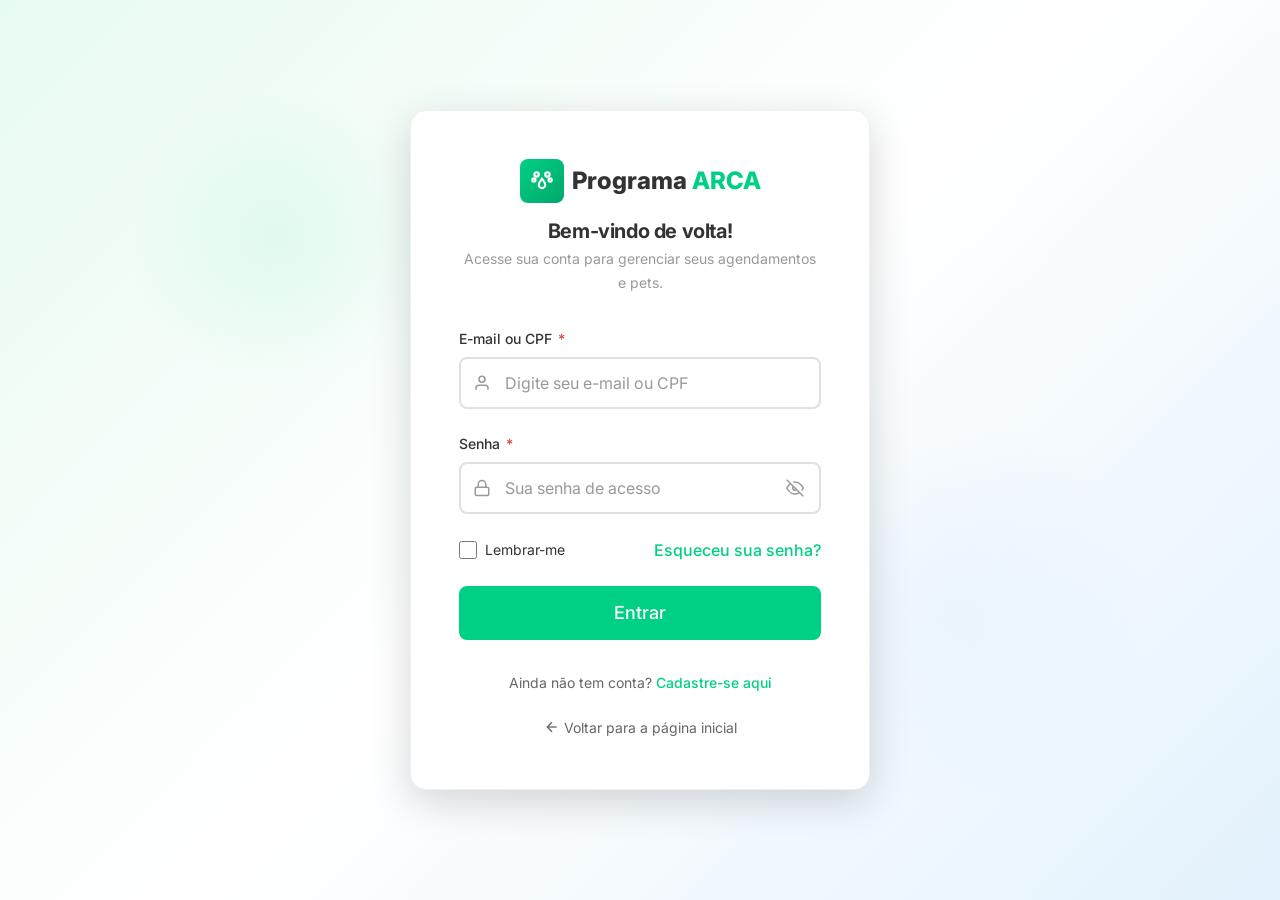
<file: dashboard.html>
<!DOCTYPE html>
<html lang="pt-BR">
<head>
  <meta charset="UTF-8">
  <meta name="viewport" content="width=device-width, initial-scale=1.0">
  <meta name="description" content="Dashboard do Tutor - Programa ARCA. Gerencie seus pets, agendamentos de castração e solicitações.">
  <title>Painel do Tutor - Programa ARCA</title>

  <!-- Google Fonts -->
  <link rel="preconnect" href="https://fonts.googleapis.com">
  <link rel="preconnect" href="https://fonts.gstatic.com" crossorigin>
  <link href="https://fonts.googleapis.com/css2?family=Inter:wght@300;400;500;600;700;800&display=swap" rel="stylesheet">

  <!-- Stylesheets -->
  <link rel="stylesheet" href="css/style.css">
  <link rel="stylesheet" href="css/components.css">
  <link rel="stylesheet" href="css/dashboard.css">
  <link rel="stylesheet" href="css/responsive.css">

  <style>
    /* Additional inline styles for visual polish */
    .avatar {
      width: 40px;
      height: 40px;
      border-radius: 50%;
      background: var(--color-primary-light);
      color: var(--color-primary-dark);
      display: flex;
      align-items: center;
      justify-content: center;
      font-weight: var(--font-weight-bold);
      font-size: var(--font-size-base);
    }
  </style>
</head>
<body>

  <div class="dashboard">
    <!-- ==================== SIDEBAR ==================== -->
    <aside class="sidebar" id="sidebar">
      <div class="sidebar__close" id="sidebarCloseBtn" aria-label="Fechar menu">
        <svg viewBox="0 0 24 24" fill="none" stroke="currentColor" stroke-width="2"><line x1="18" y1="6" x2="6" y2="18"></line><line x1="6" y1="6" x2="18" y2="18"></line></svg>
      </div>

      <div class="sidebar__header">
        <a href="index.html" class="sidebar__logo">
          <div class="sidebar__logo-icon">
            <svg viewBox="0 0 24 24" fill="none" stroke="currentColor" stroke-width="2">
              <path d="M12 10c-1.5 2-3 3.5-3 5.5a3 3 0 1 0 6 0c0-2-1.5-3.5-3-5.5z"/>
              <circle cx="7" cy="6" r="2"/><circle cx="17" cy="6" r="2"/>
            </svg>
          </div>
          <span class="sidebar__logo-text">Programa <span>ARCA</span></span>
        </a>
      </div>

      <nav class="sidebar__nav">
        <div class="sidebar__nav-section">
          <div class="sidebar__nav-label">Navegação</div>
          <a href="dashboard.html" class="sidebar__link active">
            <svg viewBox="0 0 24 24" fill="none" stroke="currentColor" stroke-width="2"><rect x="3" y="3" width="7" height="7"></rect><rect x="14" y="3" width="7" height="7"></rect><rect x="14" y="14" width="7" height="7"></rect><rect x="3" y="14" width="7" height="7"></rect></svg>
            Visão Geral
          </a>
          <a href="meus-pets.html" class="sidebar__link">
            <svg viewBox="0 0 24 24" fill="none" stroke="currentColor" stroke-width="2"><path d="M12 10c-1.5 2-3 3.5-3 5.5a3 3 0 1 0 6 0c0-2-1.5-3.5-3-5.5z"/><circle cx="7" cy="6" r="2"/><circle cx="17" cy="6" r="2"/></svg>
            Meus Pets
          </a>
          <a href="agendamento.html" class="sidebar__link">
            <svg viewBox="0 0 24 24" fill="none" stroke="currentColor" stroke-width="2"><rect x="3" y="4" width="18" height="18" rx="2" ry="2"></rect><line x1="16" y1="2" x2="16" y2="6"></line><line x1="8" y1="2" x2="8" y2="6"></line><line x1="3" y1="10" x2="21" y2="10"></line></svg>
            Agendar Serviço
          </a>
          <a href="relatorios.html" class="sidebar__link">
            <svg viewBox="0 0 24 24" fill="none" stroke="currentColor" stroke-width="2"><line x1="18" y1="20" x2="18" y2="10"></line><line x1="12" y1="20" x2="12" y2="4"></line><line x1="6" y1="20" x2="6" y2="14"></line></svg>
            Relatórios / Histórico
          </a>
        </div>

        <div class="sidebar__nav-section">
          <div class="sidebar__nav-label">Serviços Externos</div>
          <a href="resgate.html" class="sidebar__link">
            <svg viewBox="0 0 24 24" fill="none" stroke="currentColor" stroke-width="2"><path d="M22 12h-4l-3 9L9 3l-3 9H2"/></svg>
            Solicitar Resgate
          </a>
          <a href="denuncia.html" class="sidebar__link">
            <svg viewBox="0 0 24 24" fill="none" stroke="currentColor" stroke-width="2"><path d="M10.29 3.86L1.82 18a2 2 0 0 0 1.71 3h16.94a2 2 0 0 0 1.71-3L13.71 3.86a2 2 0 0 0-3.42 0z"/><line x1="12" y1="9" x2="12" y2="13"/><line x1="12" y1="17" x2="12.01" y2="17"/></svg>
            Denúncia Anônima
          </a>
        </div>
      </nav>

      <div class="sidebar__footer">
        <div class="sidebar__user">
          <div class="avatar" id="sidebarAvatar">VD</div>
          <div class="sidebar__user-info">
            <div class="sidebar__user-name" id="sidebarUserName">Victor Diniz</div>
            <div class="sidebar__user-email" id="sidebarUserEmail">victor.diniz@gmail.com</div>
          </div>
        </div>
        <button class="sidebar__logout" id="logoutBtn">
          <svg viewBox="0 0 24 24" fill="none" stroke="currentColor" stroke-width="2"><path d="M9 21H5a2 2 0 0 1-2-2V5a2 2 0 0 1 2-2h4"></path><polyline points="16 17 21 12 16 7"></polyline><line x1="21" y1="12" x2="9" y2="12"></line></svg>
          Sair do Painel
        </button>
      </div>
    </aside>

    <div class="sidebar-overlay" id="sidebarOverlay"></div>

    <!-- Mobile menu toggle floating button -->
    <button class="sidebar__toggle" id="sidebarToggleBtn" aria-label="Abrir menu lateral">
      <svg viewBox="0 0 24 24" fill="none" stroke="currentColor" stroke-width="2"><line x1="3" y1="12" x2="21" y2="12"></line><line x1="3" y1="6" x2="21" y2="6"></line><line x1="3" y1="18" x2="21" y2="18"></line></svg>
    </button>

    <!-- ==================== CONTENT ==================== -->
    <main class="dashboard__content">
      
      <!-- HEADER -->
      <header class="dash-header">
        <div class="dash-header__left">
          <div style="font-size: var(--font-size-xs); color: var(--color-text-muted);">Painel / Visão Geral</div>
          <h1 class="dash-header__title" style="font-size: 1.5rem; margin: 0;">Bem-vindo, <span id="welcomeName">Victor Diniz</span>!</h1>
        </div>
        <div class="dash-header__right">
          <!-- Notification Bell -->
          <div class="dash-header__notification">
            <svg viewBox="0 0 24 24" fill="none" stroke="currentColor" stroke-width="2"><path d="M18 8A6 6 0 0 0 6 8c0 7-3 9-3 9h18s-3-2-3-9"></path><path d="M13.73 21a2 2 0 0 1-3.46 0"></path></svg>
            <span class="dash-header__notification-dot"></span>
          </div>
          <!-- Profile Badge -->
          <div class="avatar" id="headerAvatar">VD</div>
        </div>
      </header>

      <!-- MAIN BODY -->
      <div class="dashboard__main">
        
        <!-- METRICS -->
        <section class="metrics">
          <div class="metric-card">
            <div class="metric-card__icon metric-card__icon--green">
              <svg viewBox="0 0 24 24" fill="none" stroke="currentColor" stroke-width="2"><path d="M12 10c-1.5 2-3 3.5-3 5.5a3 3 0 1 0 6 0c0-2-1.5-3.5-3-5.5z"/><circle cx="7" cy="6" r="2"/><circle cx="17" cy="6" r="2"/></svg>
            </div>
            <div class="metric-card__content">
              <div class="metric-card__value" id="countPets">0</div>
              <div class="metric-card__label">Pets Cadastrados</div>
            </div>
          </div>

          <div class="metric-card">
            <div class="metric-card__icon metric-card__icon--blue">
              <svg viewBox="0 0 24 24" fill="none" stroke="currentColor" stroke-width="2"><rect x="3" y="4" width="18" height="18" rx="2" ry="2"></rect><line x1="16" y1="2" x2="16" y2="6"></line><line x1="8" y1="2" x2="8" y2="6"></line><line x1="3" y1="10" x2="21" y2="10"></line></svg>
            </div>
            <div class="metric-card__content">
              <div class="metric-card__value" id="countSchedules">0</div>
              <div class="metric-card__label">Agendamentos</div>
            </div>
          </div>

          <div class="metric-card">
            <div class="metric-card__icon metric-card__icon--yellow">
              <svg viewBox="0 0 24 24" fill="none" stroke="currentColor" stroke-width="2"><path d="M22 12h-4l-3 9L9 3l-3 9H2"/></svg>
            </div>
            <div class="metric-card__content">
              <div class="metric-card__value" id="countRescues">0</div>
              <div class="metric-card__label">Meus Resgates</div>
            </div>
          </div>

          <div class="metric-card">
            <div class="metric-card__icon metric-card__icon--red">
              <svg viewBox="0 0 24 24" fill="none" stroke="currentColor" stroke-width="2"><path d="M10.29 3.86L1.82 18a2 2 0 0 0 1.71 3h16.94a2 2 0 0 0 1.71-3L13.71 3.86a2 2 0 0 0-3.42 0z"/></svg>
            </div>
            <div class="metric-card__content">
              <div class="metric-card__value" id="countReports">0</div>
              <div class="metric-card__label">Denúncias Ativas</div>
            </div>
          </div>
        </section>

        <!-- SECTIONS GRID -->
        <div class="grid grid-2">
          
          <!-- UPCOMING SCHEDULES -->
          <div class="dash-section">
            <div class="dash-section__header">
              <h2 class="dash-section__title">Agendamentos de Castração</h2>
              <a href="agendamento.html" class="btn btn-primary btn-sm">Novo Agendamento</a>
            </div>
            <div class="dash-section__body">
              <div class="schedule-list" id="scheduleList">
                <!-- Fallback when empty -->
                <div class="text-center" id="schedulesEmpty" style="padding: var(--space-lg) 0;">
                  <p style="color: var(--color-text-muted);">Nenhum agendamento pendente.</p>
                  <a href="agendamento.html" class="link">Agende a castração gratuita do seu pet.</a>
                </div>
              </div>
            </div>
          </div>

          <!-- MY PETS LIST SUMMARY -->
          <div class="dash-section">
            <div class="dash-section__header">
              <h2 class="dash-section__title">Meus Pets</h2>
              <a href="cadastrar-pet.html" class="btn btn-outline btn-sm">Cadastrar Pet</a>
            </div>
            <div class="dash-section__body">
              <div class="pet-mini-grid" id="petMiniGrid">
                <!-- Fallback when empty -->
                <div class="text-center" id="petsEmpty" style="grid-column: 1 / -1; padding: var(--space-lg) 0; width: 100%;">
                  <p style="color: var(--color-text-muted);">Você ainda não cadastrou nenhum pet.</p>
                  <a href="cadastrar-pet.html" class="link">Cadastre seu primeiro pet.</a>
                </div>
              </div>
            </div>
          </div>

        </div>

      </div>

    </main>
  </div>

  <!-- Toast Container -->
  <div class="toast-container" id="toastContainer"></div>

  <!-- Scripts -->
  <script src="js/utils.js"></script>
  <script src="js/validation.js"></script>
  <script src="js/dashboard.js"></script>
  <script src="js/main.js"></script>

  <script>
    document.addEventListener('DOMContentLoaded', () => {
      // Force Login Auth check
      const loggedUser = Utils.Storage.get('arca_user');
      if (!loggedUser) {
        window.location.href = 'login.html';
        return;
      }

      // Update User Info in view
      const initials = loggedUser.name.split(' ').map(n => n[0]).join('').substring(0, 2).toUpperCase();
      document.getElementById('sidebarAvatar').textContent = initials;
      document.getElementById('headerAvatar').textContent = initials;
      document.getElementById('sidebarUserName').textContent = loggedUser.name;
      document.getElementById('sidebarUserEmail').textContent = loggedUser.email;
      document.getElementById('welcomeName').textContent = loggedUser.name;

      // Logout handler
      document.getElementById('logoutBtn').addEventListener('click', () => {
        Utils.Storage.remove('arca_user');
        if (window.showToast) window.showToast('Saindo do painel...', 'info');
        setTimeout(() => {
          window.location.href = 'index.html';
        }, 1000);
      });

      // Load mock items from LocalStorage or seed defaults if empty
      let myPets = Utils.Storage.get('arca_my_pets') || [];
      let mySchedules = Utils.Storage.get('arca_my_schedules') || [];
      let myRescues = Utils.Storage.get('arca_my_rescues') || [];
      let myReports = Utils.Storage.get('arca_my_reports') || [];

      // Seed mock defaults if completely new user
      const isSeeded = Utils.Storage.get('arca_seeded');
      if (!isSeeded) {
        myPets = [
          { id: 101, name: 'Bidu', species: 'Cão', breed: 'SRD (Vira-lata)', gender: 'Macho', weight: '12kg' },
          { id: 102, name: 'Mel', species: 'Gato', breed: 'Siamês', gender: 'Fêmea', weight: '4kg' }
        ];
        Utils.Storage.set('arca_my_pets', myPets);

        mySchedules = [
          { id: 201, petId: 101, petName: 'Bidu', service: 'Castração', date: '2026-05-28', time: '09:00', status: 'Aprovado' }
        ];
        Utils.Storage.set('arca_my_schedules', mySchedules);
        Utils.Storage.set('arca_seeded', true);
      }

      // Render counters
      document.getElementById('countPets').textContent = myPets.length;
      document.getElementById('countSchedules').textContent = mySchedules.length;
      document.getElementById('countRescues').textContent = myRescues.length;
      document.getElementById('countReports').textContent = myReports.length;

      // Render Pets Summary
      const petMiniGrid = document.getElementById('petMiniGrid');
      const petsEmpty = document.getElementById('petsEmpty');
      if (myPets.length > 0) {
        petsEmpty.style.display = 'none';
        myPets.forEach(pet => {
          const item = document.createElement('div');
          item.className = 'pet-mini-card animate-scale-in';
          item.onclick = () => { window.location.href = 'meus-pets.html'; };

          // Visual Avatar
          const bg = pet.species === 'Gato' ? '#FFF9C4' : '#E8F5E9';
          const avatarSvg = pet.species === 'Gato' 
            ? `<svg viewBox="0 0 100 100" fill="#FBC02D" width="48" height="48" style="background:${bg}; border-radius: var(--radius-md);"><circle cx="50" cy="50" r="30"/></svg>`
            : `<svg viewBox="0 0 100 100" fill="#81C784" width="48" height="48" style="background:${bg}; border-radius: var(--radius-md);"><circle cx="50" cy="50" r="30"/></svg>`;

          item.innerHTML = `
            ${avatarSvg}
            <div>
              <div class="pet-mini-card__name">${pet.name}</div>
              <div class="pet-mini-card__species">${pet.species} • ${pet.breed}</div>
            </div>
          `;
          petMiniGrid.appendChild(item);
        });
      }

      // Render Schedules Summary
      const scheduleList = document.getElementById('scheduleList');
      const schedulesEmpty = document.getElementById('schedulesEmpty');
      if (mySchedules.length > 0) {
        schedulesEmpty.style.display = 'none';
        mySchedules.forEach(sched => {
          const item = document.createElement('div');
          item.className = 'schedule-item animate-fade-in-up';

          // Extract date details
          const dateObj = new Date(sched.date + 'T00:00:00');
          const day = dateObj.getDate();
          const month = dateObj.toLocaleString('pt-BR', { month: 'short' }).replace('.', '').toUpperCase();

          const badgeClass = sched.status === 'Aprovado' ? 'badge--success' : (sched.status === 'Concluído' ? 'badge--info' : 'badge--warning');

          item.innerHTML = `
            <div class="schedule-item__date">
              <div class="schedule-item__day">${day}</div>
              <div class="schedule-item__month">${month}</div>
            </div>
            <div class="schedule-item__info">
              <div class="schedule-item__title">${sched.service} - ${sched.petName}</div>
              <div class="schedule-item__meta">
                <svg viewBox="0 0 24 24" fill="none" stroke="currentColor" stroke-width="2"><circle cx="12" cy="12" r="10"></circle><polyline points="12 6 12 12 16 14"></polyline></svg>
                <span>${sched.time}h</span>
                <span class="badge ${badgeClass}">${sched.status}</span>
              </div>
            </div>
          `;
          scheduleList.appendChild(item);
        });
      }
    });
  </script>
</body>
</html>
</file>
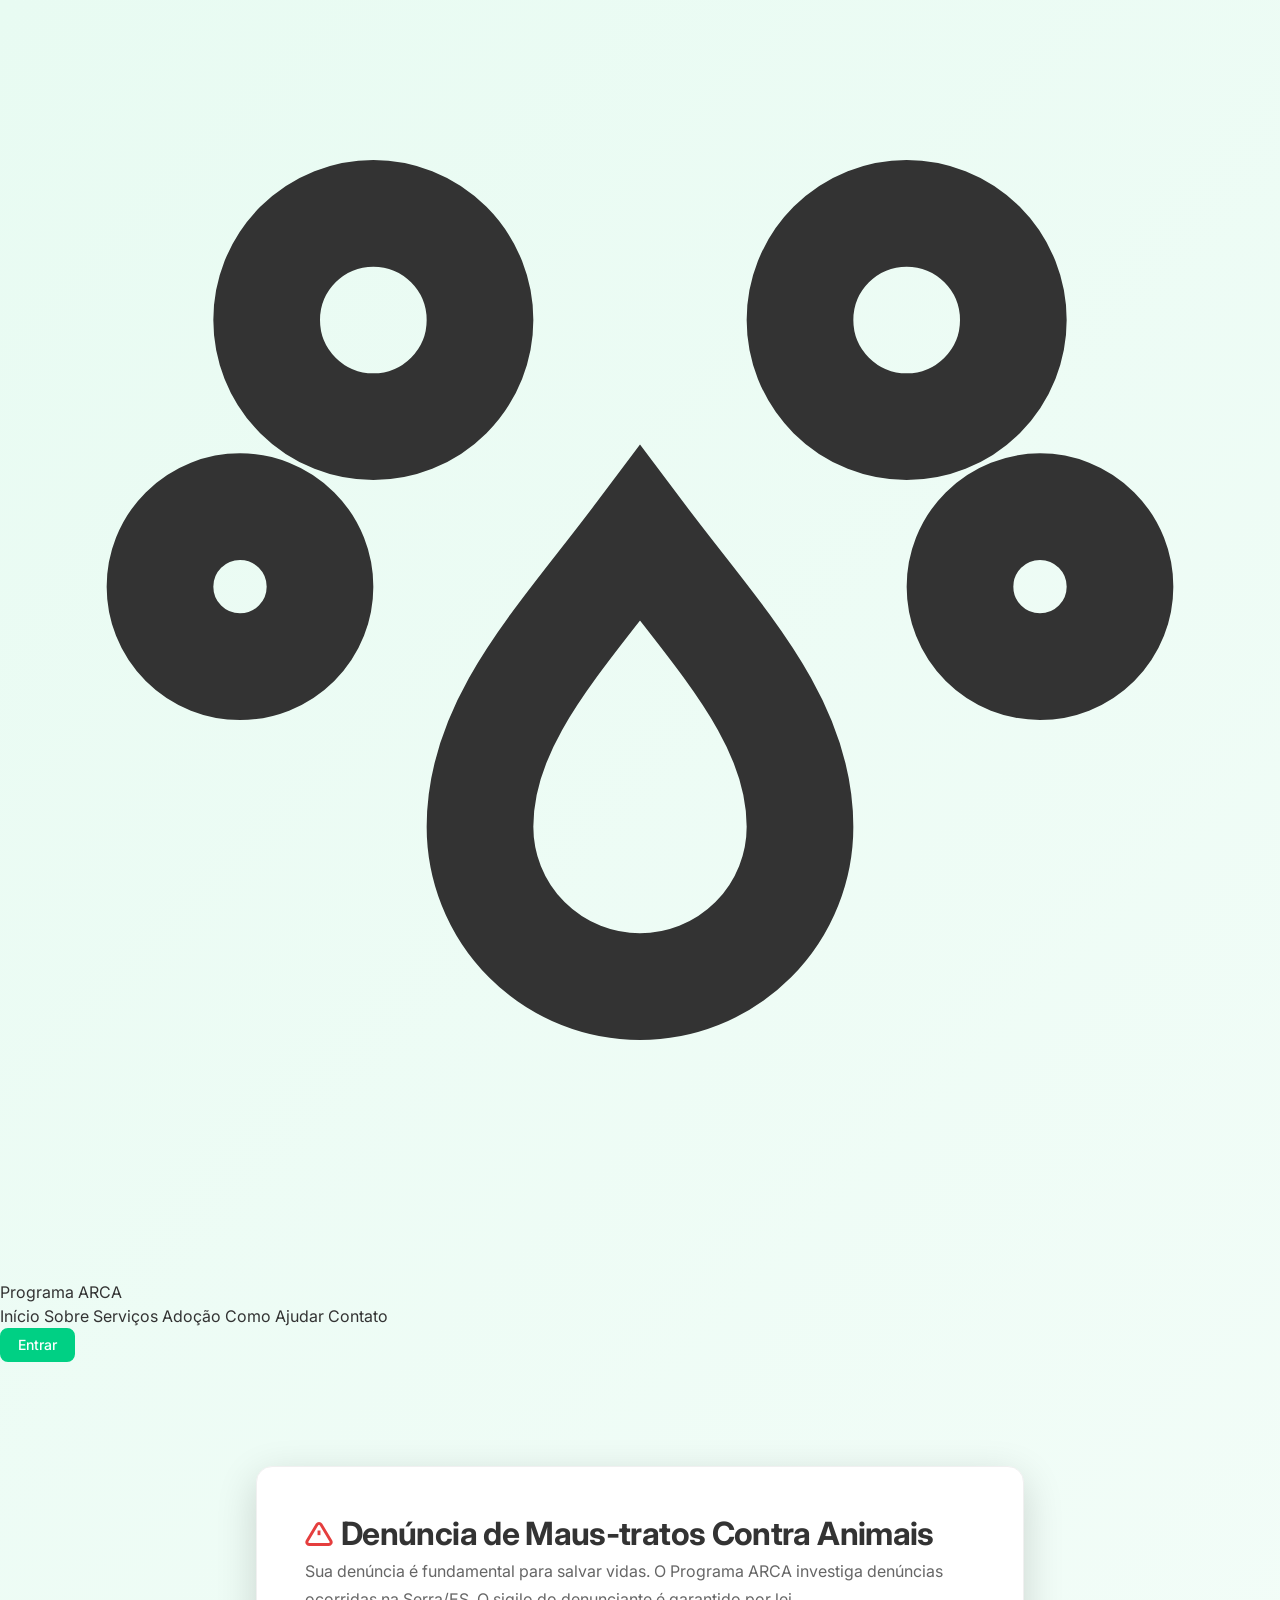
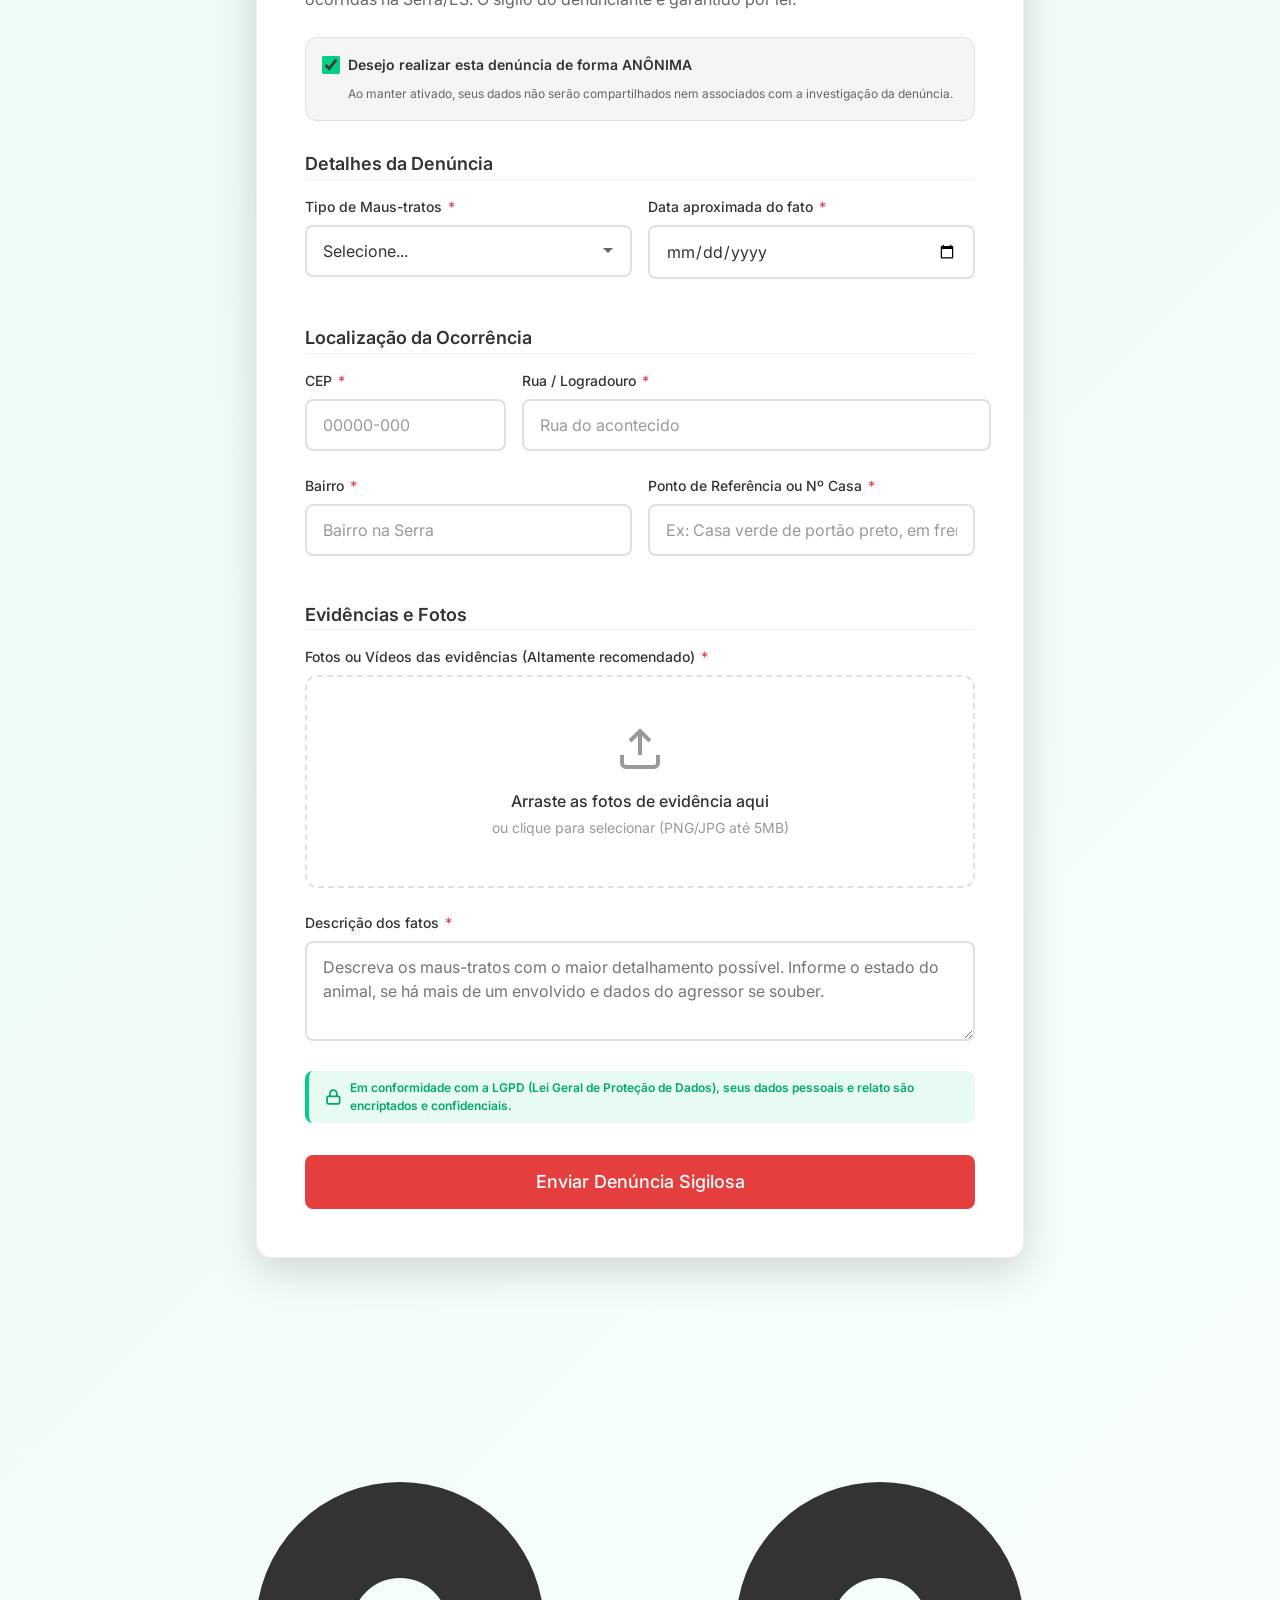
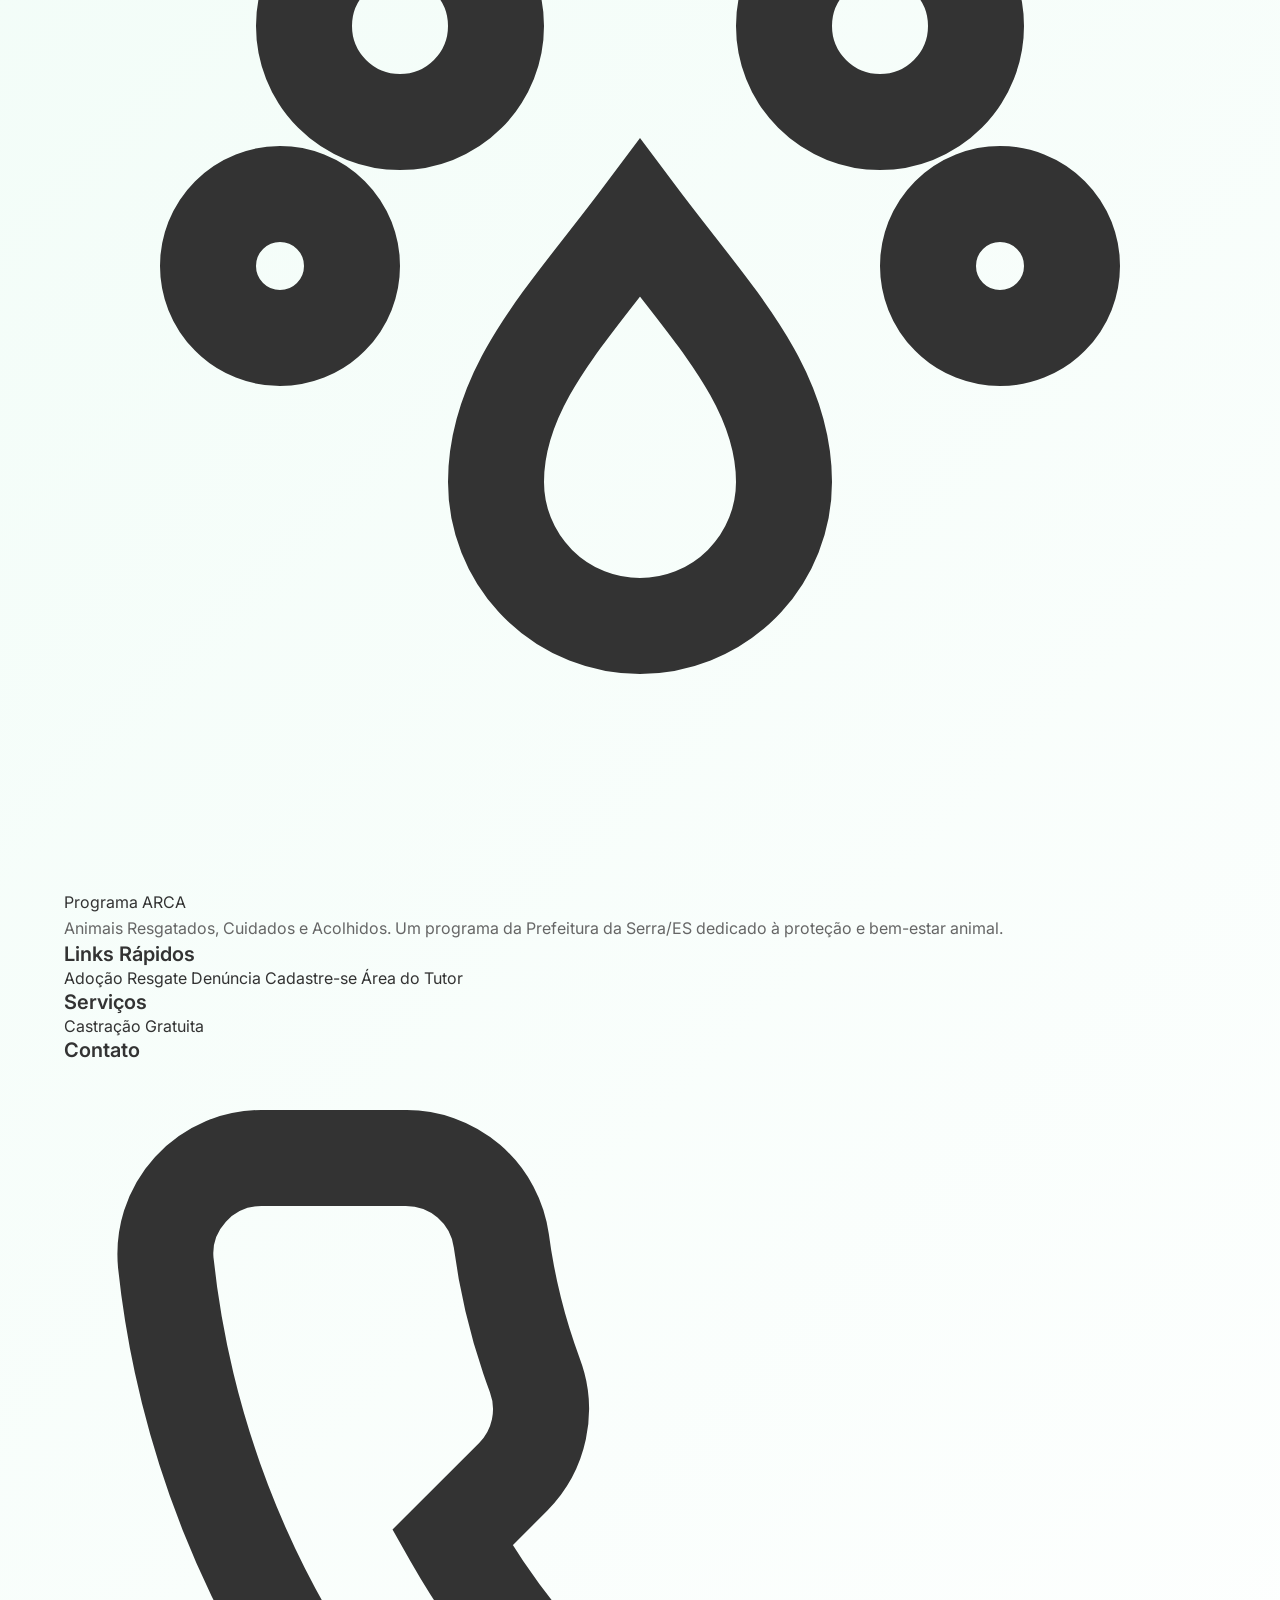
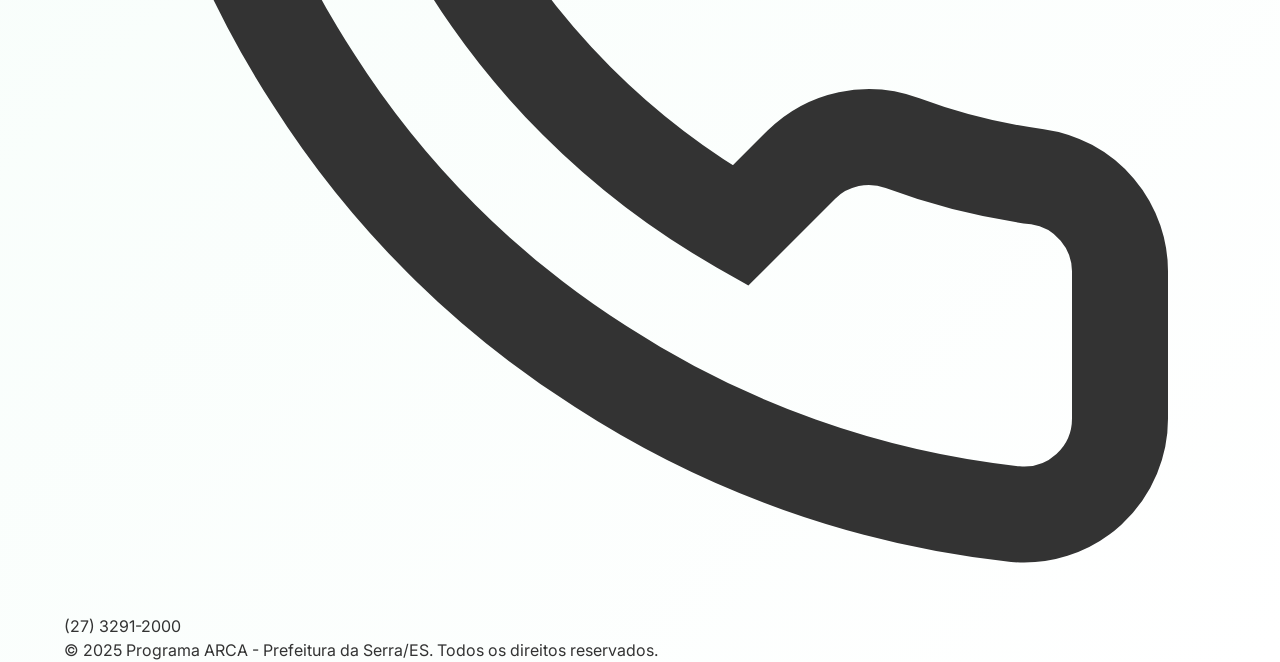
<file: denuncia.html>
<!DOCTYPE html>
<html lang="pt-BR">
<head>
  <meta charset="UTF-8">
  <meta name="viewport" content="width=device-width, initial-scale=1.0">
  <meta name="description" content="Denuncie maus-tratos a animais na Serra/ES de forma anônima e segura. Proteja quem não pode falar.">
  <title>Denunciar Maus-tratos - Programa ARCA</title>

  <!-- Google Fonts -->
  <link rel="preconnect" href="https://fonts.googleapis.com">
  <link rel="preconnect" href="https://fonts.gstatic.com" crossorigin>
  <link href="https://fonts.googleapis.com/css2?family=Inter:wght@300;400;500;600;700;800&display=swap" rel="stylesheet">

  <!-- Stylesheets -->
  <link rel="stylesheet" href="css/style.css">
  <link rel="stylesheet" href="css/components.css">
  <link rel="stylesheet" href="css/responsive.css">

  <style>
    body {
      background: linear-gradient(135deg, var(--color-primary-50) 0%, #FFFFFF 100%);
      min-height: 100vh;
      display: flex;
      flex-direction: column;
    }

    .report-container {
      max-width: 800px;
      margin: calc(var(--header-height) + var(--space-xl)) auto var(--space-4xl);
      padding: 0 var(--space-md);
      width: 100%;
    }

    .report-card {
      background: #FFFFFF;
      border-radius: var(--radius-xl);
      box-shadow: var(--shadow-xl);
      padding: var(--space-2xl);
      border: 1px solid var(--color-border-light);
    }

    /* Anonymity Option Box */
    .anonymity-toggle {
      background: var(--color-bg-light);
      border-radius: var(--radius-lg);
      padding: var(--space-md);
      margin-bottom: var(--space-xl);
      border: 1px solid var(--color-border);
      display: flex;
      flex-direction: column;
      gap: var(--space-sm);
    }

    .reporter-info-section {
      transition: all var(--transition-base);
    }

    .reporter-info-section.hidden {
      display: none;
    }

    .lgpd-badge {
      background: var(--color-primary-50);
      color: var(--color-primary-dark);
      font-size: var(--font-size-xs);
      font-weight: var(--font-weight-semibold);
      padding: var(--space-sm) var(--space-md);
      border-radius: var(--radius-md);
      display: flex;
      align-items: center;
      gap: var(--space-sm);
      margin-top: var(--space-lg);
      border-left: 4px solid var(--color-primary);
    }

    .form-row {
      display: flex;
      gap: var(--space-md);
    }

    .form-row .form-group {
      flex: 1;
    }

    .w-30 {
      flex: 0 0 30% !important;
    }

    .w-70 {
      flex: 0 0 70% !important;
    }

    @media (max-width: 768px) {
      .form-row {
        flex-direction: column;
        gap: 0;
      }
    }
  </style>
</head>
<body>

  <!-- ==================== NAVBAR ==================== -->
  <nav class="nav scrolled" id="navbar" aria-label="Navegação principal">
    <div class="nav__container">
      <a href="index.html" class="nav__logo" aria-label="Programa ARCA - Página Inicial">
        <div class="nav__logo-icon">
          <svg viewBox="0 0 24 24" fill="none" stroke="currentColor" stroke-width="2">
            <path d="M12 10c-1.5 2-3 3.5-3 5.5a3 3 0 1 0 6 0c0-2-1.5-3.5-3-5.5z"/>
            <circle cx="7" cy="6" r="2"/><circle cx="17" cy="6" r="2"/>
            <circle cx="4.5" cy="11" r="1.5"/><circle cx="19.5" cy="11" r="1.5"/>
          </svg>
        </div>
        Programa <span>ARCA</span>
      </a>

      <div class="nav__menu" id="navMenu" role="navigation">
        <a href="index.html" class="nav__link">Início</a>
        <a href="index.html#sobre" class="nav__link">Sobre</a>
        <a href="index.html#servicos" class="nav__link">Serviços</a>
        <a href="adocao.html" class="nav__link">Adoção</a>
        <a href="index.html#como-ajudar" class="nav__link">Como Ajudar</a>
        <a href="index.html#contato" class="nav__link">Contato</a>
      </div>

      <div class="nav__actions">
        <a href="login.html" class="btn btn-primary btn-sm" id="btnEntrar">Entrar</a>
        <button class="nav__hamburger" id="hamburgerBtn" aria-label="Abrir menu" aria-expanded="false">
          <span></span>
          <span></span>
          <span></span>
        </button>
      </div>
    </div>
    <div class="nav__menu-overlay" id="menuOverlay"></div>
  </nav>

  <!-- ==================== MAIN CONTENT ==================== -->
  <div class="report-container">
    <div class="report-card animate-fade-in-up">
      <h1 style="font-size: 2rem; margin-bottom: var(--space-xs); display: flex; align-items: center; gap: var(--space-sm);">
        <svg viewBox="0 0 24 24" fill="none" stroke="currentColor" stroke-width="2.5" width="28" height="28" style="color: var(--color-danger);"><path d="M10.29 3.86L1.82 18a2 2 0 0 0 1.71 3h16.94a2 2 0 0 0 1.71-3L13.71 3.86a2 2 0 0 0-3.42 0z"/><line x1="12" y1="9" x2="12" y2="13"/><line x1="12" y1="17" x2="12.01" y2="17"/></svg>
        Denúncia de Maus-tratos Contra Animais
      </h1>
      <p style="color: var(--color-text-light); margin-bottom: var(--space-lg);">
        Sua denúncia é fundamental para salvar vidas. O Programa ARCA investiga denúncias ocorridas na Serra/ES. O sigilo do denunciante é garantido por lei.
      </p>

      <form id="reportForm" novalidate>
        
        <!-- Opção de Anonimato -->
        <div class="anonymity-toggle">
          <label class="form-check" style="font-weight: var(--font-weight-semibold);">
            <input type="checkbox" id="isAnonymous" checked>
            <span>Desejo realizar esta denúncia de forma ANÔNIMA</span>
          </label>
          <p style="font-size: var(--font-size-xs); color: var(--color-text-light); margin: 0; padding-left: 26px;">
            Ao manter ativado, seus dados não serão compartilhados nem associados com a investigação da denúncia.
          </p>
        </div>

        <!-- Seção de Dados do Denunciante (Oculta por padrão se anônima) -->
        <div class="reporter-info-section hidden" id="reporterInfoSection">
          <h3 style="font-size: 1.125rem; margin-bottom: var(--space-md); border-bottom: 1px solid var(--color-border-light); padding-bottom: var(--space-xs);">
            Dados do Denunciante (Identificado)
          </h3>
          <div class="form-row">
            <div class="form-group">
              <label for="reporterName" class="form-label">Nome Completo</label>
              <input type="text" id="reporterName" class="form-input" placeholder="Seu nome completo">
              <div class="form-error"></div>
            </div>
            <div class="form-group">
              <label for="reporterPhone" class="form-label">Telefone de Contato</label>
              <input type="text" id="reporterPhone" data-validate="phone" class="form-input" placeholder="(27) 99999-9999">
              <div class="form-error"></div>
            </div>
          </div>
          <div class="form-group">
            <label for="reporterEmail" class="form-label">E-mail</label>
            <input type="email" id="reporterEmail" data-validate="email" class="form-input" placeholder="seuemail@exemplo.com">
            <div class="form-error"></div>
          </div>
        </div>

        <!-- Detalhes do Fato -->
        <h3 style="font-size: 1.125rem; margin-bottom: var(--space-md); border-bottom: 1px solid var(--color-border-light); padding-bottom: var(--space-xs);">
          Detalhes da Denúncia
        </h3>

        <div class="form-row">
          <div class="form-group">
            <label for="abuseType" class="form-label">Tipo de Maus-tratos <span class="required">*</span></label>
            <select id="abuseType" class="form-select" required>
              <option value="">Selecione...</option>
              <option value="Violencia">Agressão física / Violência ativa</option>
              <option value="Abandono">Abandono trancado / Sem assistência</option>
              <option value="Fome">Privação de água e alimento / Desnutrição</option>
              <option value="Acorrentamento">Acorrentamento curto / Espaço insalubre</option>
              <option value="Outro">Outros abusos</option>
            </select>
            <div class="form-error"></div>
          </div>
          <div class="form-group">
            <label for="occurrenceDate" class="form-label">Data aproximada do fato <span class="required">*</span></label>
            <input type="date" id="occurrenceDate" class="form-input" required>
            <div class="form-error"></div>
          </div>
        </div>

        <!-- Localização -->
        <h3 style="font-size: 1.125rem; margin-top: var(--space-lg); margin-bottom: var(--space-md); border-bottom: 1px solid var(--color-border-light); padding-bottom: var(--space-xs);">
          Localização da Ocorrência
        </h3>

        <div class="form-row">
          <div class="form-group w-30">
            <label for="cep" class="form-label">CEP <span class="required">*</span></label>
            <input type="text" id="cep" data-validate="cep" class="form-input" placeholder="00000-000" required>
            <div class="form-error"></div>
          </div>
          <div class="form-group w-70">
            <label for="rua" class="form-label">Rua / Logradouro <span class="required">*</span></label>
            <input type="text" id="rua" class="form-input" placeholder="Rua do acontecido" required>
            <div class="form-error"></div>
          </div>
        </div>

        <div class="form-row">
          <div class="form-group">
            <label for="bairro" class="form-label">Bairro <span class="required">*</span></label>
            <input type="text" id="bairro" class="form-input" placeholder="Bairro na Serra" required>
            <div class="form-error"></div>
          </div>
          <div class="form-group">
            <label for="reference" class="form-label">Ponto de Referência ou Nº Casa <span class="required">*</span></label>
            <input type="text" id="reference" class="form-input" placeholder="Ex: Casa verde de portão preto, em frente à igreja" required>
            <div class="form-error"></div>
          </div>
        </div>

        <!-- Evidências -->
        <h3 style="font-size: 1.125rem; margin-top: var(--space-lg); margin-bottom: var(--space-md); border-bottom: 1px solid var(--color-border-light); padding-bottom: var(--space-xs);">
          Evidências e Fotos
        </h3>

        <div class="form-group">
          <label class="form-label">Fotos ou Vídeos das evidências (Altamente recomendado) <span class="required">*</span></label>
          <div class="file-upload" id="photoDropArea">
            <svg class="file-upload__icon" viewBox="0 0 24 24" fill="none" stroke="currentColor" stroke-width="2">
              <path d="M21 15v4a2 2 0 0 1-2 2H5a2 2 0 0 1-2-2v-4"></path>
              <polyline points="17 8 12 3 7 8"></polyline>
              <line x1="12" y1="3" x2="12" y2="15"></line>
            </svg>
            <div class="file-upload__text">Arraste as fotos de evidência aqui</div>
            <div class="file-upload__hint">ou clique para selecionar (PNG/JPG até 5MB)</div>
            <input type="file" id="photoUpload" accept="image/*" required>
            <div id="photoPreview"></div>
          </div>
        </div>

        <div class="form-group">
          <label for="description" class="form-label">Descrição dos fatos <span class="required">*</span></label>
          <textarea id="description" class="form-textarea" placeholder="Descreva os maus-tratos com o maior detalhamento possível. Informe o estado do animal, se há mais de um envolvido e dados do agressor se souber." required></textarea>
          <div class="form-error"></div>
        </div>

        <!-- LGPD notice -->
        <div class="lgpd-badge">
          <svg viewBox="0 0 24 24" fill="none" stroke="currentColor" stroke-width="2.5" width="20" height="20">
            <rect x="3" y="11" width="18" height="11" rx="2" ry="2"></rect>
            <path d="M7 11V7a5 5 0 0 1 10 0v4"></path>
          </svg>
          <span>Em conformidade com a LGPD (Lei Geral de Proteção de Dados), seus dados pessoais e relato são encriptados e confidenciais.</span>
        </div>

        <button type="submit" class="btn btn-danger btn-block btn-lg" style="margin-top: var(--space-xl);" id="submitBtn">
          Enviar Denúncia Sigilosa
        </button>

      </form>
    </div>
  </div>

  <!-- ==================== FOOTER ==================== -->
  <footer class="footer" id="contato">
    <div class="container">
      <div class="footer__grid">
        <div class="footer__brand">
          <a href="index.html" class="footer__logo">
            <div class="footer__logo-icon">
              <svg viewBox="0 0 24 24" fill="none" stroke="currentColor" stroke-width="2">
                <path d="M12 10c-1.5 2-3 3.5-3 5.5a3 3 0 1 0 6 0c0-2-1.5-3.5-3-5.5z"/>
                <circle cx="7" cy="6" r="2"/><circle cx="17" cy="6" r="2"/>
                <circle cx="4.5" cy="11" r="1.5"/><circle cx="19.5" cy="11" r="1.5"/>
              </svg>
            </div>
            Programa ARCA
          </a>
          <p class="footer__desc">
            Animais Resgatados, Cuidados e Acolhidos. Um programa da Prefeitura da Serra/ES dedicado à proteção e bem-estar animal.
          </p>
        </div>
        <div>
          <h4 class="footer__heading">Links Rápidos</h4>
          <div class="footer__links">
            <a href="adocao.html" class="footer__link">Adoção</a>
            <a href="resgate.html" class="footer__link">Resgate</a>
            <a href="denuncia.html" class="footer__link">Denúncia</a>
            <a href="cadastro.html" class="footer__link">Cadastre-se</a>
            <a href="login.html" class="footer__link">Área do Tutor</a>
          </div>
        </div>
        <div>
          <h4 class="footer__heading">Serviços</h4>
          <div class="footer__links">
            <a href="agendamento.html" class="footer__link">Castração Gratuita</a>
          </div>
        </div>
        <div>
          <h4 class="footer__heading">Contato</h4>
          <div class="footer__contact-item">
            <svg viewBox="0 0 24 24" fill="none" stroke="currentColor" stroke-width="2"><path d="M22 16.92v3a2 2 0 0 1-2.18 2 19.79 19.79 0 0 1-8.63-3.07 19.5 19.5 0 0 1-6-6 19.79 19.79 0 0 1-3.07-8.67A2 2 0 0 1 4.11 2h3a2 2 0 0 1 2 1.72 12.84 12.84 0 0 0 .7 2.81 2 2 0 0 1-.45 2.11L8.09 9.91a16 16 0 0 0 6 6l1.27-1.27a2 2 0 0 1 2.11-.45 12.84 12.84 0 0 0 2.81.7A2 2 0 0 1 22 16.92z"/></svg>
            <span>(27) 3291-2000</span>
          </div>
        </div>
      </div>
      <div class="footer__bottom">
        <span>&copy; 2025 Programa ARCA - Prefeitura da Serra/ES. Todos os direitos reservados.</span>
      </div>
    </div>
  </footer>

  <!-- Toast Container -->
  <div class="toast-container" id="toastContainer"></div>

  <!-- Scripts -->
  <script src="js/utils.js"></script>
  <script src="js/validation.js"></script>
  <script src="js/forms.js"></script>
  <script src="js/main.js"></script>

  <script>
    document.addEventListener('DOMContentLoaded', () => {
      const reportForm = document.getElementById('reportForm');
      const isAnonymousCheckbox = document.getElementById('isAnonymous');
      const reporterInfoSection = document.getElementById('reporterInfoSection');
      const reporterInputs = reporterInfoSection.querySelectorAll('input');
      const submitBtn = document.getElementById('submitBtn');

      // Toggle anonymity
      isAnonymousCheckbox.addEventListener('change', () => {
        const isAnon = isAnonymousCheckbox.checked;
        if (isAnon) {
          reporterInfoSection.classList.add('hidden');
          reporterInputs.forEach(i => {
            i.required = false;
            Validation.resetFieldState(i);
          });
        } else {
          reporterInfoSection.classList.remove('hidden');
          reporterInputs.forEach(i => {
            if (i.id !== 'reporterEmail') { // name and phone are required if not anonymous
              i.required = true;
            }
          });
        }
      });

      if (reportForm) {
        Validation.setupFormValidation(reportForm);

        // Setup CEP lookup
        Forms.setupViaCEP('cep', {
          street: 'rua',
          neighborhood: 'bairro'
        });

        // Setup photo upload
        Forms.setupFileUpload('photoDropArea', 'photoUpload', 'photoPreview');

        reportForm.addEventListener('submit', (e) => {
          e.preventDefault();

          if (Validation.validateForm(reportForm)) {
            submitBtn.classList.add('loading');

            setTimeout(() => {
              submitBtn.classList.remove('loading');

              // Save a mock denúncia list in LocalStorage
              const mockReports = Utils.Storage.get('arca_my_reports') || [];
              const newReport = {
                id: Math.floor(Math.random() * 10000),
                date: new Date(),
                abuseType: document.getElementById('abuseType').value,
                bairro: document.getElementById('bairro').value,
                anonymous: isAnonymousCheckbox.checked,
                status: 'Em Investigação'
              };
              mockReports.push(newReport);
              Utils.Storage.set('arca_my_reports', mockReports);

              reportForm.reset();
              document.getElementById('photoPreview').innerHTML = '';
              reporterInfoSection.classList.add('hidden');

              if (window.showToast) window.showToast('Denúncia recebida com sucesso! Agradecemos sua cidadania.', 'success');

              setTimeout(() => {
                const logged = Utils.Storage.get('arca_user');
                window.location.href = logged ? 'dashboard.html' : 'index.html';
              }, 1500);

            }, 2000);
          } else {
            if (window.showToast) window.showToast('Por favor, informe a foto da evidência e preencha todos os campos.', 'error');
          }
        });
      }
    });
  </script>
</body>
</html>
</file>
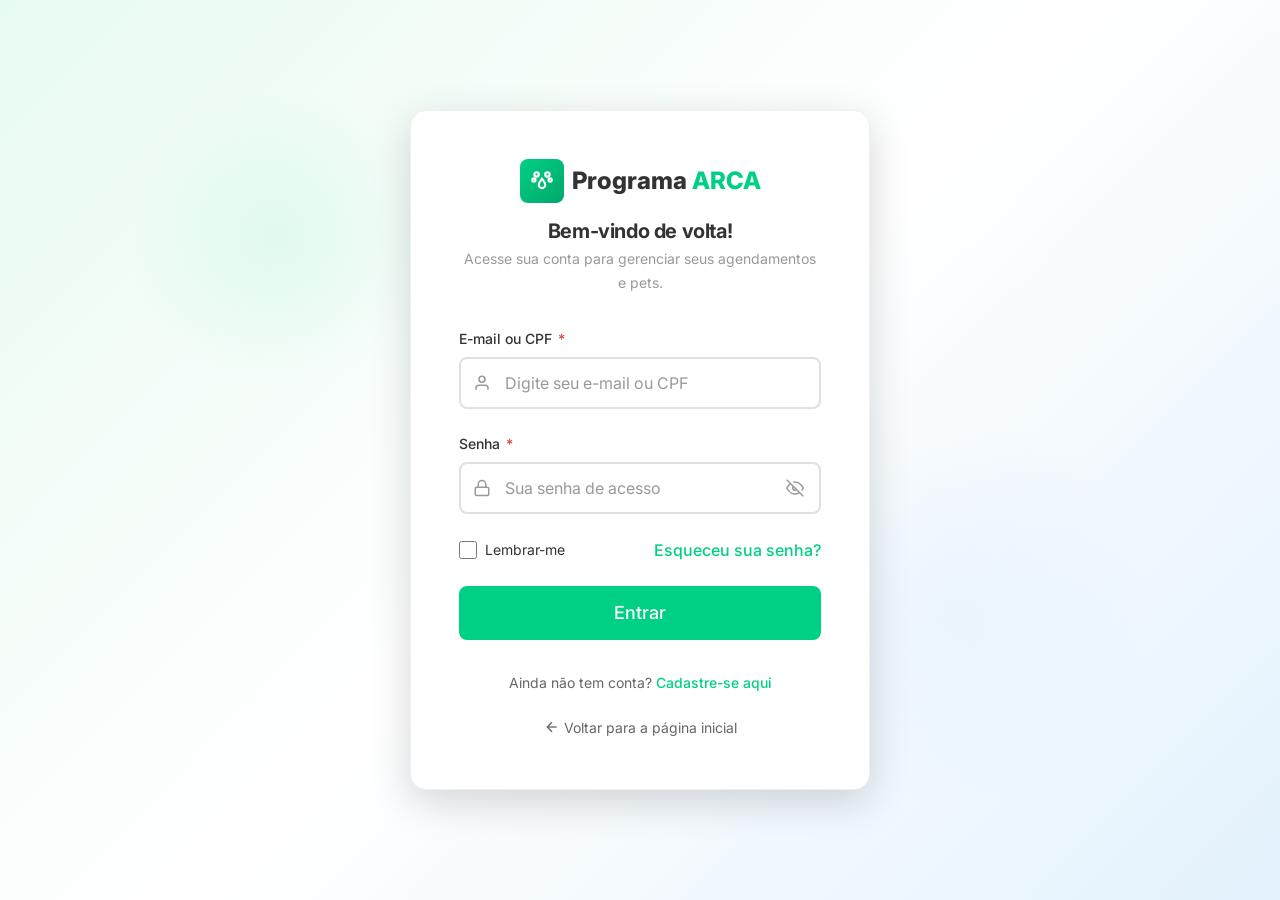
<file: login.html>
<!DOCTYPE html>
<html lang="pt-BR">
  <head>
    <meta charset="UTF-8">
    <meta
      name="viewport"
      content="width=device-width, initial-scale=1.0"
    >
    <meta
      <!DOCTYPE html>
      <html lang="pt-BR">
        <head>
          <meta charset="UTF-8">
          <meta
            name="viewport"
            content="width=device-width, initial-scale=1.0"
          >
          <meta
            name="description"
            content="Área de login do Programa ARCA - Acesse o painel de tutor para gerenciar castrações, adoções e pets."
          >
          <title>Entrar - Programa ARCA</title>

          <!-- Google Fonts -->
          <link rel="preconnect" href="https://fonts.googleapis.com">
          <link
            rel="preconnect"
            href="https://fonts.gstatic.com"
            crossorigin
          >
          <link
            href="https://fonts.googleapis.com/css2?family=Inter:wght@300;400;500;600;700;800&display=swap"
            rel="stylesheet"
          >

          <!-- Stylesheets -->
          <link rel="stylesheet" href="css/style.css">
          <link rel="stylesheet" href="css/components.css">
          <link rel="stylesheet" href="css/responsive.css">

          <style>
            body {
              background: linear-gradient(135deg, var(--color-primary-50) 0%, #FFFFFF 50%, var(--color-secondary-light) 100%);
              min-height: 100vh;
              display: flex;
              flex-direction: column;
            }

            .auth-container {
              flex: 1;
              display: flex;
              align-items: center;
              justify-content: center;
              padding: var(--space-xl) var(--space-md);
              position: relative;
            }

            .auth-container::before {
              content: '';
              position: absolute;
              width: 300px;
              height: 300px;
              background: radial-gradient(circle, rgba(0, 208, 132, 0.08) 0%, transparent 70%);
              top: 10%;
              left: 10%;
              border-radius: 50%;
            }

            .auth-container::after {
              content: '';
              position: absolute;
              width: 400px;
              height: 400px;
              background: radial-gradient(circle, rgba(91, 159, 237, 0.06) 0%, transparent 70%);
              bottom: 10%;
              right: 10%;
              border-radius: 50%;
            }

            .auth-card {
              background: #FFFFFF;
              border-radius: var(--radius-xl);
              box-shadow: var(--shadow-xl);
              width: 100%;
              max-width: 460px;
              padding: var(--space-2xl);
              border: 1px solid var(--color-border-light);
              position: relative;
              z-index: 1;
              animation: scaleIn 0.4s ease;
            }

            .auth-header {
              text-align: center;
              margin-bottom: var(--space-xl);
            }

            .auth-logo {
              display: inline-flex;
              align-items: center;
              gap: var(--space-sm);
              margin-bottom: var(--space-md);
              text-decoration: none;
            }

            .auth-logo-icon {
              width: 44px;
              height: 44px;
              background: linear-gradient(135deg, var(--color-primary), var(--color-primary-dark));
              border-radius: var(--radius-md);
              display: flex;
              align-items: center;
              justify-content: center;
              color: #FFFFFF;
            }

            .auth-logo-icon svg {
              width: 26px;
              height: 26px;
            }

            .auth-logo-text {
              font-size: var(--font-size-2xl);
              font-weight: var(--font-weight-extrabold);
              color: var(--color-text);
            }

            .auth-logo-text span { color: var(--color-primary); }

            .auth-title {
              font-size: var(--font-size-xl);
              font-weight: var(--font-weight-bold);
              margin-bottom: var(--space-xs);
            }

            .auth-subtitle { font-size: var(--font-size-sm); color: var(--color-text-muted); }

            .auth-actions-footer {
              display: flex;
              align-items: center;
              justify-content: space-between;
              margin-top: var(--space-md);
              margin-bottom: var(--space-lg);
            }

            .auth-footer-text {
              text-align: center;
              font-size: var(--font-size-sm);
              color: var(--color-text-light);
              margin-top: var(--space-xl);
            }

            .back-to-home {
              display: inline-flex;
              align-items: center;
              gap: var(--space-xs);
              font-size: var(--font-size-sm);
              color: var(--color-text-light);
              transition: color var(--transition-fast);
              margin-top: var(--space-lg);
            }

            .back-to-home:hover { color: var(--color-primary); }
            .back-to-home svg { width: 16px; height: 16px; transition: transform var(--transition-fast); }
            .back-to-home:hover svg { transform: translateX(-4px); }
          </style>
        </head>

        <body>
          <div class="auth-container">
            <div class="auth-card">
              <div class="auth-header">
                <a href="index.html" class="auth-logo">
                  <div class="auth-logo-icon">
                    <svg viewBox="0 0 24 24" fill="none" stroke="currentColor" stroke-width="2">
                      <path d="M12 10c-1.5 2-3 3.5-3 5.5a3 3 0 1 0 6 0c0-2-1.5-3.5-3-5.5z" />
                      <circle cx="7" cy="6" r="2" />
                      <circle cx="17" cy="6" r="2" />
                      <circle cx="4.5" cy="11" r="1.5" />
                      <circle cx="19.5" cy="11" r="1.5" />
                    </svg>
                  </div>

                  <span class="auth-logo-text">Programa <span>ARCA</span></span>
                </a>

                <h1 class="auth-title">Bem-vindo de volta!</h1>
                <p class="auth-subtitle">Acesse sua conta para gerenciar seus agendamentos e pets.</p>
              </div>

              <form id="loginForm" novalidate>
                <!-- E-mail ou CPF -->
                <div class="form-group">
                  <label
                    for="identifier"
                    class="form-label"
                  >E-mail ou CPF <span class="required">*</span></label>

                  <div class="form-input-wrapper">
                    <input
                      type="text"
                      id="identifier"
                      name="identifier"
                      class="form-input"
                      placeholder="Digite seu e-mail ou CPF"
                      required
                    >

                    <div class="input-icon">
                      <svg viewBox="0 0 24 24" fill="none" stroke="currentColor" stroke-width="2">
                        <path d="M20 21v-2a4 4 0 0 0-4-4H8a4 4 0 0 0-4 4v2"></path>
                        <circle cx="12" cy="7" r="4"></circle>
                      </svg>
                    </div>

                    <div class="form-error"></div>
                  </div>
                </div>

                <!-- Senha -->
                <div class="form-group">
                  <label
                    for="password"
                    class="form-label"
                  >
                    Senha <span class="required">*</span>
                  </label>

                  <div class="form-input-wrapper">
                    <input
                      type="password"
                      id="password"
                      name="password"
                      class="form-input"
                      placeholder="Sua senha de acesso"
                      required
                    >

                    <div class="input-icon">
                      <svg viewBox="0 0 24 24" fill="none" stroke="currentColor" stroke-width="2">
                        <rect x="3" y="11" width="18" height="11" rx="2" ry="2"></rect>
                        <path d="M7 11V7a5 5 0 0 1 10 0v4"></path>
                      </svg>
                    </div>

                    <button
                      type="button"
                      class="input-action"
                      data-toggle-password
                      aria-label="Mostrar senha"
                    >
                      <svg viewBox="0 0 24 24" 
                            fill="none" 
                            stroke="currentColor" 
                            stroke-width="2" 
                            width="18" 
                            height="18">
                        <path d="M17.94 17.94A10.07 10.07 0 0 1 12 20c-7 0-11-8-11-8a18.45 18.45 0 0 1 5.06-5.94M9.9 4.24A9.12 9.12 0 0 1 12 4c7 0 11 8 11 8a18.5 18.5 0 0 1-2.16 3.19m-6.72-1.07a3 3 0 1 1-4.24-4.24"></path>
                        <line x1="1" 
                              y1="1" 
                              x2="23" 
                              y2="23">
                        </line>
                      </svg>
                    </button>

                    <div class="form-error"></div>
                  </div>
                </div>

                <div class="auth-actions-footer">
                  <label class="form-check">
                    <input type="checkbox" id="remember">
                    <span>Lembrar-me</span>
                  </label>

                  <a href="#" class="link small" id="forgotPassword">Esqueceu sua senha?</a>
                </div>

                <button
                  type="submit"
                  class="btn btn-primary btn-block btn-lg"
                  id="submitBtn"
                >
                  Entrar
                </button>
              </form>

              <div class="auth-footer-text">
                Ainda não tem conta? <a href="cadastro.html" class="link">Cadastre-se aqui</a>
              </div>

              <div class="text-center">
                <a href="index.html" class="back-to-home">
                  <svg viewBox="0 0 24 24" fill="none" stroke="currentColor" stroke-width="2">
                    <line x1="19" y1="12" x2="5" y2="12"></line>
                    <polyline points="12 19 5 12 12 5"></polyline>
                  </svg>
                  Voltar para a página inicial
                </a>
              </div>
            </div>
          </div>

          <!-- Toast Container -->
          <div class="toast-container" id="toastContainer"></div>

          <!-- Scripts -->
          <script src="js/utils.js"></script>
          <script src="js/validation.js"></script>
          <script src="js/main.js"></script>

          <script>
            document.addEventListener('DOMContentLoaded', () => {
              const loginForm = document.getElementById('loginForm');
              const identifierInput = document.getElementById('identifier');

              if (loginForm) {
                Validation.setupFormValidation(loginForm);

                // Simple mask for CPF or Email input detection
                identifierInput.addEventListener('input', () => {
                  const val = identifierInput.value.replace(/\D/g, '');
                  if (val.length > 0 && /^\d+$/.test(val)) {
                    // Treat as CPF if digits are typed
                    identifierInput.value = Utils.formatCPF(identifierInput.value);
                  }
                });

                loginForm.addEventListener('submit', (e) => {
                  e.preventDefault();

                  if (Validation.validateForm(loginForm)) {
                    const submitBtn = document.getElementById('submitBtn');
                    submitBtn.classList.add('loading');

                    // Mock Login saving
                    setTimeout(() => {
                      submitBtn.classList.remove('loading');

                      // Set mock user data
                      const isCPF = /^\d/.test(identifierInput.value);
                      const mockUser = {
                        name: 'Victor Diniz',
                        email: isCPF ? 'victor.diniz@gmail.com' : identifierInput.value,
                        cpf: isCPF ? identifierInput.value : '123.456.789-00'
                      };

                      Utils.Storage.set('arca_user', mockUser);

                      if (window.showToast) window.showToast('Login realizado com sucesso! Redirecionando...', 'success');

                      setTimeout(() => {
                        window.location.href = 'dashboard.html';
                      }, 1000);
                    }, 1500);
                  } else {
                    if (window.showToast) window.showToast('Por favor, preencha todos os campos corretamente.', 'error');
                  }
                });
              }

              // Forgot password mock
              const forgotPassword = document.getElementById('forgotPassword');
              if (forgotPassword) {
                forgotPassword.addEventListener('click', (e) => {
                  e.preventDefault();
                  const emailOrCpf = identifierInput.value.trim();
                  if (!emailOrCpf) {
                    if (window.showToast) window.showToast('Por favor, informe seu E-mail ou CPF primeiro.', 'warning');
                    identifierInput.focus();
                  } else {
                    if (window.showToast) window.showToast('Link de recuperação enviado com sucesso para seu e-mail cadastrado!', 'success');
                  }
                });
              }
            });
          </script>
        </body>
      </html>
</file>
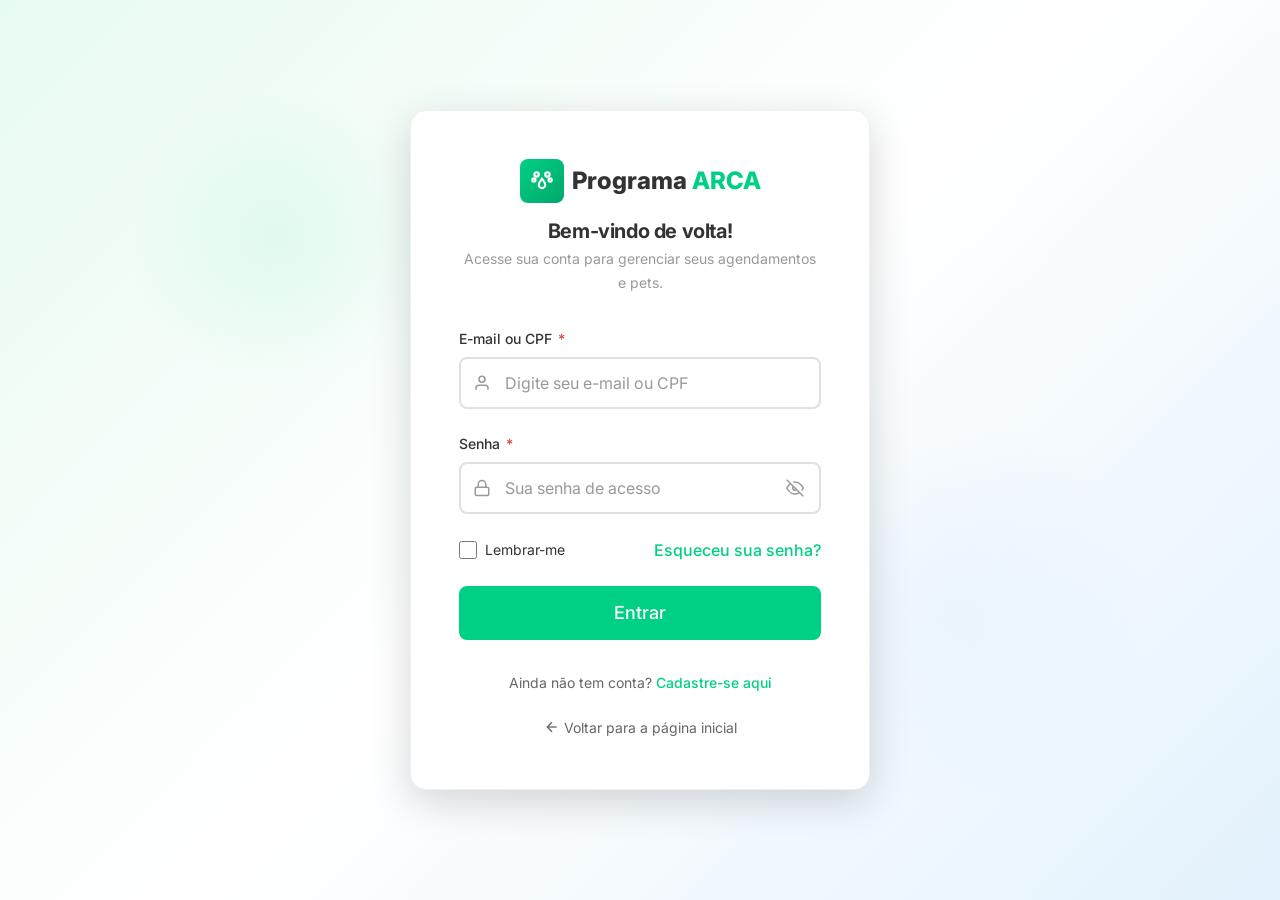
<file: meus-pets.html>
<!DOCTYPE html>
<html lang="pt-BR">
<head>
  <meta charset="UTF-8">
  <meta name="viewport" content="width=device-width, initial-scale=1.0">
  <meta name="description" content="Gerencie seus pets no Programa ARCA. Edite, cadastre novos e veja o histórico.">
  <title>Meus Pets - Programa ARCA</title>

  <!-- Google Fonts -->
  <link rel="preconnect" href="https://fonts.googleapis.com">
  <link rel="preconnect" href="https://fonts.gstatic.com" crossorigin>
  <link href="https://fonts.googleapis.com/css2?family=Inter:wght@300;400;500;600;700;800&display=swap" rel="stylesheet">

  <!-- Stylesheets -->
  <link rel="stylesheet" href="css/style.css">
  <link rel="stylesheet" href="css/components.css">
  <link rel="stylesheet" href="css/dashboard.css">
  <link rel="stylesheet" href="css/responsive.css">

  <style>
    .avatar {
      width: 40px;
      height: 40px;
      border-radius: 50%;
      background: var(--color-primary-light);
      color: var(--color-primary-dark);
      display: flex;
      align-items: center;
      justify-content: center;
      font-weight: var(--font-weight-bold);
      font-size: var(--font-size-base);
    }

    .pets-grid {
      display: grid;
      grid-template-columns: repeat(3, 1fr);
      gap: var(--space-lg);
    }

    @media (max-width: 1024px) {
      .pets-grid {
        grid-template-columns: repeat(2, 1fr);
      }
    }

    @media (max-width: 768px) {
      .pets-grid {
        grid-template-columns: 1fr;
      }
    }
  </style>
</head>
<body>

  <div class="dashboard">
    <!-- ==================== SIDEBAR ==================== -->
    <aside class="sidebar" id="sidebar">
      <div class="sidebar__close" id="sidebarCloseBtn" aria-label="Fechar menu">
        <svg viewBox="0 0 24 24" fill="none" stroke="currentColor" stroke-width="2"><line x1="18" y1="6" x2="6" y2="18"></line><line x1="6" y1="6" x2="18" y2="18"></line></svg>
      </div>

      <div class="sidebar__header">
        <a href="index.html" class="sidebar__logo">
          <div class="sidebar__logo-icon">
            <svg viewBox="0 0 24 24" fill="none" stroke="currentColor" stroke-width="2">
              <path d="M12 10c-1.5 2-3 3.5-3 5.5a3 3 0 1 0 6 0c0-2-1.5-3.5-3-5.5z"/>
              <circle cx="7" cy="6" r="2"/><circle cx="17" cy="6" r="2"/>
            </svg>
          </div>
          <span class="sidebar__logo-text">Programa <span>ARCA</span></span>
        </a>
      </div>

      <nav class="sidebar__nav">
        <div class="sidebar__nav-section">
          <div class="sidebar__nav-label">Navegação</div>
          <a href="dashboard.html" class="sidebar__link">
            <svg viewBox="0 0 24 24" fill="none" stroke="currentColor" stroke-width="2"><rect x="3" y="3" width="7" height="7"></rect><rect x="14" y="3" width="7" height="7"></rect><rect x="14" y="14" width="7" height="7"></rect><rect x="3" y="14" width="7" height="7"></rect></svg>
            Visão Geral
          </a>
          <a href="meus-pets.html" class="sidebar__link active">
            <svg viewBox="0 0 24 24" fill="none" stroke="currentColor" stroke-width="2"><path d="M12 10c-1.5 2-3 3.5-3 5.5a3 3 0 1 0 6 0c0-2-1.5-3.5-3-5.5z"/><circle cx="7" cy="6" r="2"/><circle cx="17" cy="6" r="2"/></svg>
            Meus Pets
          </a>
          <a href="agendamento.html" class="sidebar__link">
            <svg viewBox="0 0 24 24" fill="none" stroke="currentColor" stroke-width="2"><rect x="3" y="4" width="18" height="18" rx="2" ry="2"></rect><line x1="16" y1="2" x2="16" y2="6"></line><line x1="8" y1="2" x2="8" y2="6"></line><line x1="3" y1="10" x2="21" y2="10"></line></svg>
            Agendar Serviço
          </a>
          <a href="relatorios.html" class="sidebar__link">
            <svg viewBox="0 0 24 24" fill="none" stroke="currentColor" stroke-width="2"><line x1="18" y1="20" x2="18" y2="10"></line><line x1="12" y1="20" x2="12" y2="4"></line><line x1="6" y1="20" x2="6" y2="14"></line></svg>
            Relatórios / Histórico
          </a>
        </div>

        <div class="sidebar__nav-section">
          <div class="sidebar__nav-label">Serviços Externos</div>
          <a href="resgate.html" class="sidebar__link">
            <svg viewBox="0 0 24 24" fill="none" stroke="currentColor" stroke-width="2"><path d="M22 12h-4l-3 9L9 3l-3 9H2"/></svg>
            Solicitar Resgate
          </a>
          <a href="denuncia.html" class="sidebar__link">
            <svg viewBox="0 0 24 24" fill="none" stroke="currentColor" stroke-width="2"><path d="M10.29 3.86L1.82 18a2 2 0 0 0 1.71 3h16.94a2 2 0 0 0 1.71-3L13.71 3.86a2 2 0 0 0-3.42 0z"/><line x1="12" y1="9" x2="12" y2="13"/><line x1="12" y1="17" x2="12.01" y2="17"/></svg>
            Denúncia Anônima
          </a>
        </div>
      </nav>

      <div class="sidebar__footer">
        <div class="sidebar__user">
          <div class="avatar" id="sidebarAvatar">VD</div>
          <div class="sidebar__user-info">
            <div class="sidebar__user-name" id="sidebarUserName">Victor Diniz</div>
            <div class="sidebar__user-email" id="sidebarUserEmail">victor.diniz@gmail.com</div>
          </div>
        </div>
        <button class="sidebar__logout" id="logoutBtn">
          <svg viewBox="0 0 24 24" fill="none" stroke="currentColor" stroke-width="2"><path d="M9 21H5a2 2 0 0 1-2-2V5a2 2 0 0 1 2-2h4"></path><polyline points="16 17 21 12 16 7"></polyline><line x1="21" y1="12" x2="9" y2="12"></line></svg>
          Sair do Painel
        </button>
      </div>
    </aside>

    <div class="sidebar-overlay" id="sidebarOverlay"></div>

    <button class="sidebar__toggle" id="sidebarToggleBtn" aria-label="Abrir menu lateral">
      <svg viewBox="0 0 24 24" fill="none" stroke="currentColor" stroke-width="2"><line x1="3" y1="12" x2="21" y2="12"></line><line x1="3" y1="6" x2="21" y2="6"></line><line x1="3" y1="18" x2="21" y2="18"></line></svg>
    </button>

    <!-- ==================== CONTENT ==================== -->
    <main class="dashboard__content">
      
      <!-- HEADER -->
      <header class="dash-header">
        <div class="dash-header__left">
          <div style="font-size: var(--font-size-xs); color: var(--color-text-muted);">Painel / Meus Pets</div>
          <h1 class="dash-header__title" style="font-size: 1.5rem; margin: 0;">Meus Pets</h1>
        </div>
        <div class="dash-header__right">
          <a href="cadastrar-pet.html" class="btn btn-primary btn-sm">Cadastrar Novo Pet</a>
        </div>
      </header>

      <!-- MAIN BODY -->
      <div class="dashboard__main">
        
        <!-- Filter Bar -->
        <div class="filter-bar card card--bordered" style="padding: var(--space-md) var(--space-lg); margin-bottom: var(--space-xl);">
          <div style="display:flex; gap: var(--space-md); flex-wrap: wrap; width: 100%; align-items:center;">
            <div class="form-input-wrapper" style="min-width: 260px;">
              <input type="text" id="petSearch" class="form-input" placeholder="Buscar pet por nome ou raça...">
              <div class="input-icon">
                <svg viewBox="0 0 24 24" fill="none" stroke="currentColor" stroke-width="2"><circle cx="11" cy="11" r="8"></circle><line x1="21" y1="21" x2="16.65" y2="16.65"></line></svg>
              </div>
            </div>
            
            <select id="speciesFilter" class="form-select" style="min-width: 140px; margin: 0;">
              <option value="">Todas Espécies</option>
              <option value="Cão">Cães</option>
              <option value="Gato">Gatos</option>
            </select>
          </div>
        </div>

        <!-- Pets Grid -->
        <div class="pets-grid" id="petsGridContainer">
          <!-- Fallback when empty -->
          <div class="text-center card card--bordered" id="noPetsCard" style="grid-column: 1 / -1; padding: var(--space-3xl) 0; width: 100%; display: none;">
            <p style="color: var(--color-text-muted); font-size: var(--font-size-lg);">Nenhum pet cadastrado correspondente.</p>
            <a href="cadastrar-pet.html" class="btn btn-primary btn-sm" style="margin-top: var(--space-md);">Cadastrar Novo Pet</a>
          </div>
        </div>

      </div>

    </main>
  </div>

  <!-- Toast Container -->
  <div class="toast-container" id="toastContainer"></div>

  <!-- Scripts -->
  <script src="js/utils.js"></script>
  <script src="js/validation.js"></script>
  <script src="js/dashboard.js"></script>
  <script src="js/main.js"></script>

  <script>
    document.addEventListener('DOMContentLoaded', () => {
      // Force Login Auth check
      const loggedUser = Utils.Storage.get('arca_user');
      if (!loggedUser) {
        window.location.href = 'login.html';
        return;
      }

      // Update User details
      const initials = loggedUser.name.split(' ').map(n => n[0]).join('').substring(0, 2).toUpperCase();
      document.getElementById('sidebarAvatar').textContent = initials;
      document.getElementById('headerAvatar').textContent = initials;
      document.getElementById('sidebarUserName').textContent = loggedUser.name;
      document.getElementById('sidebarUserEmail').textContent = loggedUser.email;

      // Logout handler
      document.getElementById('logoutBtn').addEventListener('click', () => {
        Utils.Storage.remove('arca_user');
        window.location.href = 'index.html';
      });

      // Load Pets
      let myPets = Utils.Storage.get('arca_my_pets') || [];
      const gridContainer = document.getElementById('petsGridContainer');
      const noPetsCard = document.getElementById('noPetsCard');

      function renderPets(filteredPets) {
        // Clear all existing cards except fallback
        const cards = gridContainer.querySelectorAll('.pet-card');
        cards.forEach(c => c.remove());

        if (filteredPets.length === 0) {
          noPetsCard.style.display = 'block';
          return;
        }

        noPetsCard.style.display = 'none';

        filteredPets.forEach(pet => {
          const card = document.createElement('div');
          card.className = 'pet-card reveal revealed';
          card.setAttribute('data-id', pet.id);

          // Specie Colors & Avatars
          const bg = pet.species === 'Gato' ? '#FFF9C4' : '#E8F5E9';
          const avatarSvg = pet.species === 'Gato' 
            ? `<svg viewBox="0 0 200 150" style="background:${bg}; width:100%; height:160px;"><circle cx="100" cy="75" r="35" fill="#FBC02D"/><circle cx="90" cy="65" r="5" fill="#5F4B0B"/><circle cx="110" cy="65" r="5" fill="#5F4B0B"/><path d="M92 80 q8 5 16 0" stroke="#5F4B0B" stroke-width="3" fill="none"/></svg>`
            : `<svg viewBox="0 0 200 150" style="background:${bg}; width:100%; height:160px;"><circle cx="100" cy="75" r="35" fill="#81C784"/><circle cx="90" cy="65" r="5" fill="#1B5E20"/><circle cx="110" cy="65" r="5" fill="#1B5E20"/><path d="M92 80 q8 5 16 0" stroke="#1B5E20" stroke-width="3" fill="none"/></svg>`;

          card.innerHTML = `
            <div class="pet-card__image-wrapper">
              <span class="badge ${pet.neutered ? 'badge--success' : 'badge--warning'} pet-card__badge">
                ${pet.neutered ? 'Castrado' : 'Não Castrado'}
              </span>
              ${avatarSvg}
            </div>
            <div class="pet-card__body">
              <h3 class="pet-card__name">${pet.name}</h3>
              <div class="pet-card__info">
                <div class="pet-card__info-item"><span>${pet.gender}</span></div>
                <div class="pet-card__info-divider"></div>
                <div class="pet-card__info-item"><span>${pet.breed}</span></div>
                <div class="pet-card__info-divider"></div>
                <div class="pet-card__info-item"><span>${pet.weight}</span></div>
              </div>
              <p class="pet-card__desc">${pet.health || 'Pet muito saudável e dócil.'}</p>
              <div class="pet-card__footer">
                <a href="agendamento.html?petId=${pet.id}" class="btn btn-primary btn-sm btn-block">
                  Agendar Castração
                </a>
                <button class="btn btn-outline btn-sm btn-icon-only" onclick="deletePet(${pet.id})" aria-label="Remover Pet">
                  <svg viewBox="0 0 24 24" fill="none" stroke="currentColor" stroke-width="2" style="color: var(--color-danger);"><polyline points="3 6 5 6 21 6"></polyline><path d="M19 6v14a2 2 0 0 1-2 2H7a2 2 0 0 1-2-2V6m3 0V4a2 2 0 0 1 2-2h4a2 2 0 0 1 2 2v2"></path></svg>
                </button>
              </div>
            </div>
          `;
          gridContainer.appendChild(card);
        });
      }

      // Initial Render
      renderPets(myPets);

      // Search & Filter binds
      const petSearch = document.getElementById('petSearch');
      const speciesFilter = document.getElementById('speciesFilter');

      function filterPets() {
        const query = petSearch.value.toLowerCase();
        const species = speciesFilter.value;

        const filtered = myPets.filter(pet => {
          const matchQuery = pet.name.toLowerCase().includes(query) || pet.breed.toLowerCase().includes(query);
          const matchSpecies = species ? pet.species === species : true;
          return matchQuery && matchSpecies;
        });

        renderPets(filtered);
      }

      petSearch.addEventListener('input', Utils.debounce(filterPets, 150));
      speciesFilter.addEventListener('change', filterPets);

      // Global delete function
      window.deletePet = function (id) {
        if (confirm('Tem certeza que deseja remover este pet? Todos os agendamentos vinculados serão mantidos.')) {
          myPets = myPets.filter(p => p.id !== id);
          Utils.Storage.set('arca_my_pets', myPets);
          
          if (window.showToast) window.showToast('Pet removido com sucesso!', 'success');
          filterPets();
        }
      };

    });
  </script>
</body>
</html>
</file>
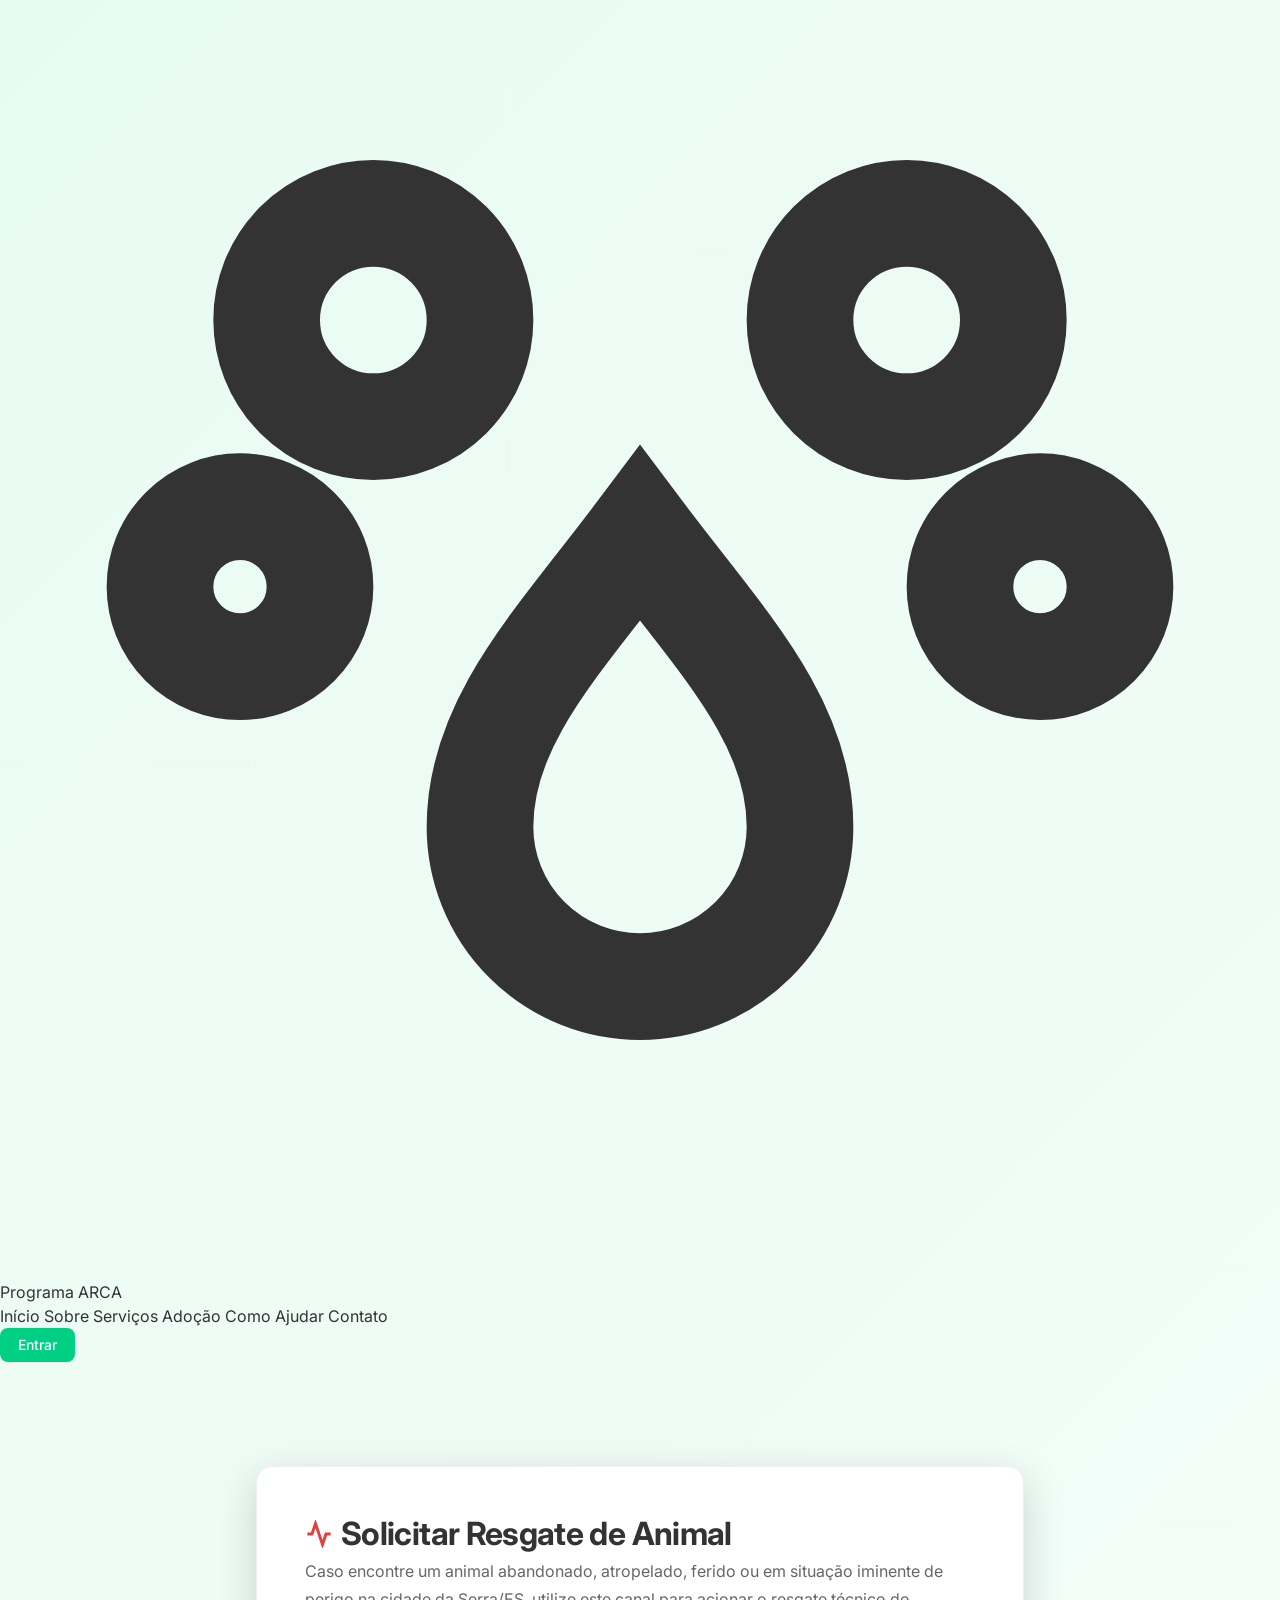
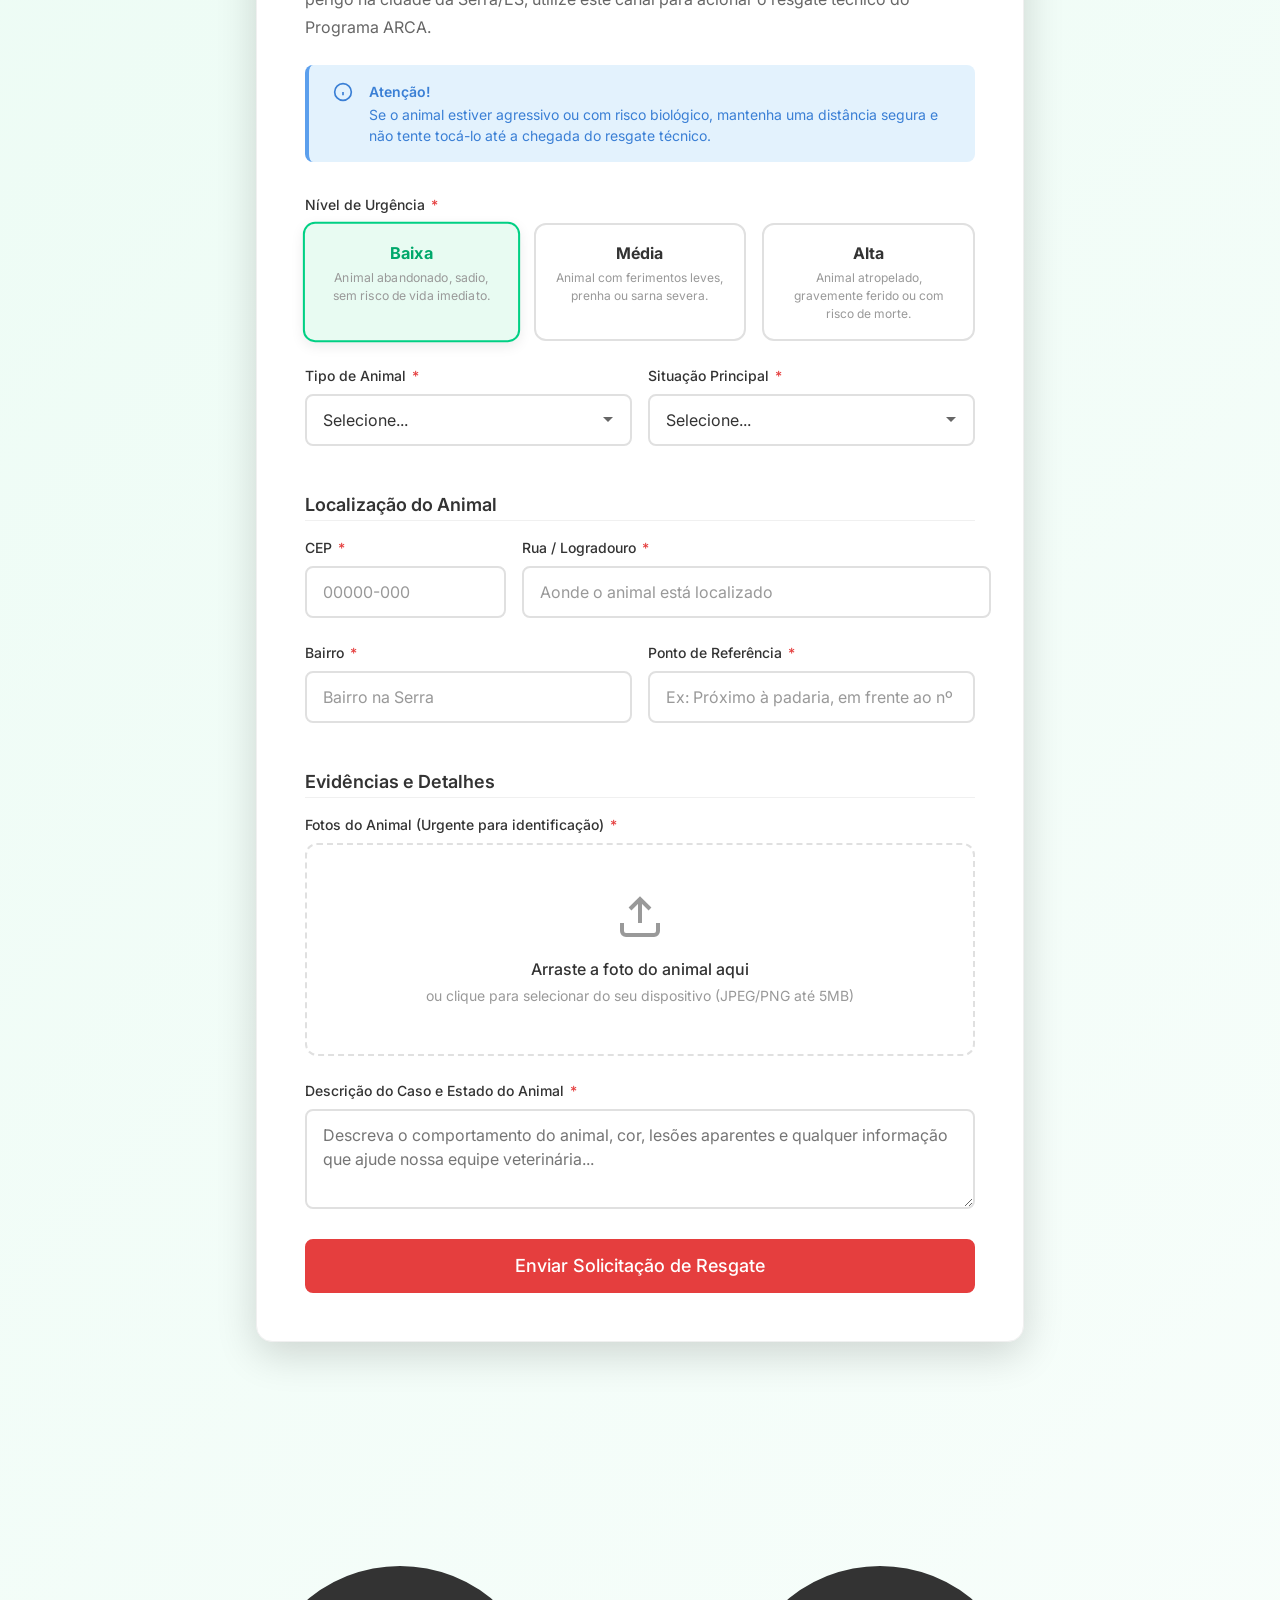
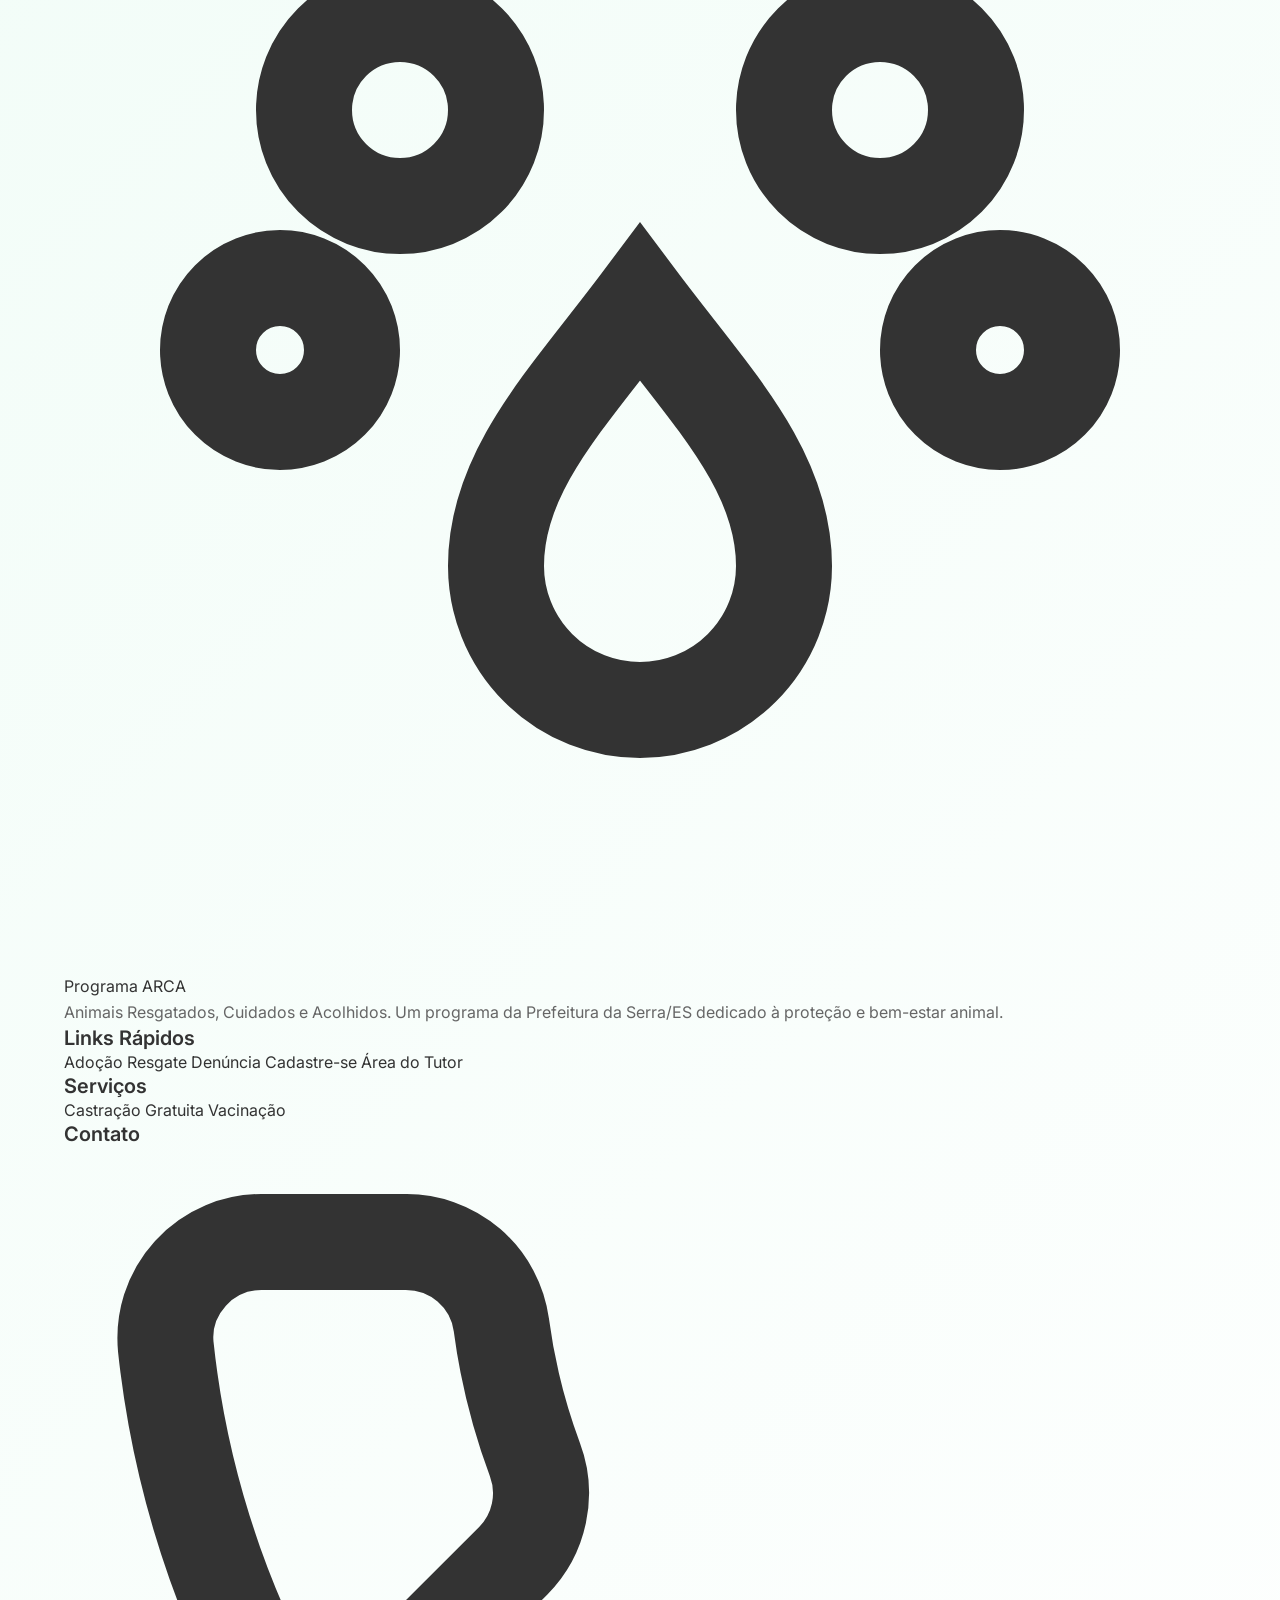
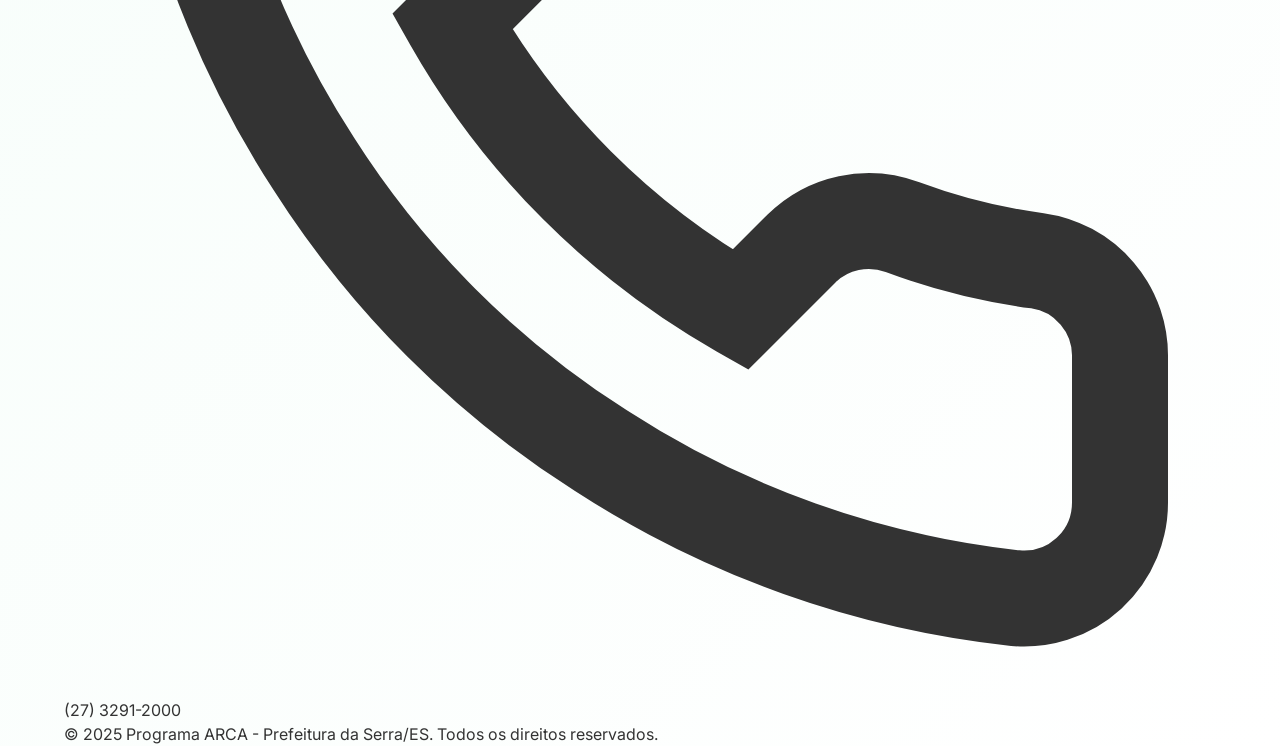
<file: resgate.html>
<!DOCTYPE html>
<html lang="pt-BR">
<head>
  <meta charset="UTF-8">
  <meta name="viewport" content="width=device-width, initial-scale=1.0">
  <meta name="description" content="Solicite o resgate de animais feridos ou em situação de risco na Serra/ES através do Programa ARCA.">
  <title>Solicitar Resgate - Programa ARCA</title>

  <!-- Google Fonts -->
  <link rel="preconnect" href="https://fonts.googleapis.com">
  <link rel="preconnect" href="https://fonts.gstatic.com" crossorigin>
  <link href="https://fonts.googleapis.com/css2?family=Inter:wght@300;400;500;600;700;800&display=swap" rel="stylesheet">

  <!-- Stylesheets -->
  <link rel="stylesheet" href="css/style.css">
  <link rel="stylesheet" href="css/components.css">
  <link rel="stylesheet" href="css/responsive.css">

  <style>
    body {
      background: linear-gradient(135deg, var(--color-primary-50) 0%, #FFFFFF 100%);
      min-height: 100vh;
      display: flex;
      flex-direction: column;
    }

    .rescue-container {
      max-width: 800px;
      margin: calc(var(--header-height) + var(--space-xl)) auto var(--space-4xl);
      padding: 0 var(--space-md);
      width: 100%;
    }

    .rescue-card {
      background: #FFFFFF;
      border-radius: var(--radius-xl);
      box-shadow: var(--shadow-xl);
      padding: var(--space-2xl);
      border: 1px solid var(--color-border-light);
    }

    /* Interactive Urgency Selector */
    .urgency-selector {
      display: grid;
      grid-template-columns: repeat(3, 1fr);
      gap: var(--space-md);
      margin-bottom: var(--space-lg);
    }

    .urgency-option {
      border: 2px solid var(--color-border);
      border-radius: var(--radius-lg);
      padding: var(--space-md);
      text-align: center;
      cursor: pointer;
      transition: all var(--transition-base);
    }

    .urgency-option__title {
      font-weight: var(--font-weight-bold);
      margin-bottom: var(--space-xs);
    }

    .urgency-option__desc {
      font-size: var(--font-size-xs);
      color: var(--color-text-muted);
    }

    /* Low */
    .urgency-option[data-level="baixa"]:hover,
    .urgency-option[data-level="baixa"].active {
      border-color: var(--color-success);
      background: var(--color-primary-50);
      color: var(--color-primary-dark);
    }

    /* Medium */
    .urgency-option[data-level="media"]:hover,
    .urgency-option[data-level="media"].active {
      border-color: var(--color-warning);
      background: #FFFBEB;
      color: #92400E;
    }

    /* High */
    .urgency-option[data-level="alta"]:hover,
    .urgency-option[data-level="alta"].active {
      border-color: var(--color-danger);
      background: var(--color-danger-light);
      color: var(--color-danger-dark);
    }

    .urgency-option.active {
      transform: scale(1.02);
      box-shadow: var(--shadow-md);
    }

    .form-row {
      display: flex;
      gap: var(--space-md);
    }

    .form-row .form-group {
      flex: 1;
    }

    .w-30 {
      flex: 0 0 30% !important;
    }

    .w-70 {
      flex: 0 0 70% !important;
    }

    @media (max-width: 768px) {
      .urgency-selector {
        grid-template-columns: 1fr;
      }
      .form-row {
        flex-direction: column;
        gap: 0;
      }
    }
  </style>
</head>
<body>

  <!-- ==================== NAVBAR ==================== -->
  <nav class="nav scrolled" id="navbar" aria-label="Navegação principal">
    <div class="nav__container">
      <a href="index.html" class="nav__logo" aria-label="Programa ARCA - Página Inicial">
        <div class="nav__logo-icon">
          <svg viewBox="0 0 24 24" fill="none" stroke="currentColor" stroke-width="2">
            <path d="M12 10c-1.5 2-3 3.5-3 5.5a3 3 0 1 0 6 0c0-2-1.5-3.5-3-5.5z"/>
            <circle cx="7" cy="6" r="2"/><circle cx="17" cy="6" r="2"/>
            <circle cx="4.5" cy="11" r="1.5"/><circle cx="19.5" cy="11" r="1.5"/>
          </svg>
        </div>
        Programa <span>ARCA</span>
      </a>

      <div class="nav__menu" id="navMenu" role="navigation">
        <a href="index.html" class="nav__link">Início</a>
        <a href="index.html#sobre" class="nav__link">Sobre</a>
        <a href="index.html#servicos" class="nav__link">Serviços</a>
        <a href="adocao.html" class="nav__link">Adoção</a>
        <a href="index.html#como-ajudar" class="nav__link">Como Ajudar</a>
        <a href="index.html#contato" class="nav__link">Contato</a>
      </div>

      <div class="nav__actions">
        <a href="login.html" class="btn btn-primary btn-sm" id="btnEntrar">Entrar</a>
        <button class="nav__hamburger" id="hamburgerBtn" aria-label="Abrir menu" aria-expanded="false">
          <span></span>
          <span></span>
          <span></span>
        </button>
      </div>
    </div>
    <div class="nav__menu-overlay" id="menuOverlay"></div>
  </nav>

  <!-- ==================== MAIN CONTENT ==================== -->
  <div class="rescue-container">
    <div class="rescue-card animate-fade-in-up">
      <h1 style="font-size: 2rem; margin-bottom: var(--space-xs); display: flex; align-items: center; gap: var(--space-sm);">
        <svg viewBox="0 0 24 24" fill="none" stroke="currentColor" stroke-width="2.5" width="28" height="28" style="color: var(--color-danger);"><path d="M22 12h-4l-3 9L9 3l-3 9H2"/></svg>
        Solicitar Resgate de Animal
      </h1>
      <p style="color: var(--color-text-light); margin-bottom: var(--space-lg);">
        Caso encontre um animal abandonado, atropelado, ferido ou em situação iminente de perigo na cidade da Serra/ES, utilize este canal para acionar o resgate técnico do Programa ARCA.
      </p>

      <!-- Warning Alert Box -->
      <div class="alert alert--info" style="margin-bottom: var(--space-xl);">
        <svg viewBox="0 0 24 24" fill="none" stroke="currentColor" stroke-width="2">
          <circle cx="12" cy="12" r="10"></circle>
          <line x1="12" y1="16" x2="12" y2="12"></line>
          <line x1="12" y1="8" x2="12.01" y2="8"></line>
        </svg>
        <div class="alert__content">
          <div class="alert__title">Atenção!</div>
          Se o animal estiver agressivo ou com risco biológico, mantenha uma distância segura e não tente tocá-lo até a chegada do resgate técnico.
        </div>
      </div>

      <form id="rescueForm" novalidate>
        
        <!-- Nível de Urgência -->
        <div class="form-group">
          <label class="form-label">Nível de Urgência <span class="required">*</span></label>
          <div class="urgency-selector">
            <div class="urgency-option active" data-level="baixa">
              <div class="urgency-option__title">Baixa</div>
              <div class="urgency-option__desc">Animal abandonado, sadio, sem risco de vida imediato.</div>
            </div>
            <div class="urgency-option" data-level="media">
              <div class="urgency-option__title">Média</div>
              <div class="urgency-option__desc">Animal com ferimentos leves, prenha ou sarna severa.</div>
            </div>
            <div class="urgency-option" data-level="alta">
              <div class="urgency-option__title">Alta</div>
              <div class="urgency-option__desc">Animal atropelado, gravemente ferido ou com risco de morte.</div>
            </div>
          </div>
          <input type="hidden" id="urgencyLevel" value="baixa" required>
        </div>

        <!-- Tipo de Animal e Situação -->
        <div class="form-row">
          <div class="form-group">
            <label for="animalType" class="form-label">Tipo de Animal <span class="required">*</span></label>
            <select id="animalType" class="form-select" required>
              <option value="">Selecione...</option>
              <option value="Cao">Cão</option>
              <option value="Gato">Gato</option>
              <option value="Cavalo">Equino (Cavalo/Égua)</option>
              <option value="Outro">Outro / Não sei dizer</option>
            </select>
            <div class="form-error"></div>
          </div>
          <div class="form-group">
            <label for="situation" class="form-label">Situação Principal <span class="required">*</span></label>
            <select id="situation" class="form-select" required>
              <option value="">Selecione...</option>
              <option value="Atropelamento">Atropelado / Fraturado</option>
              <option value="Ferido">Ferida aberta / Doente</option>
              <option value="Maus-tratos">Maus-tratos / Desnutrido</option>
              <option value="Abandono">Abandono em via pública</option>
              <option value="Risco">Preso em bueiro / Outro risco</option>
            </select>
            <div class="form-error"></div>
          </div>
        </div>

        <!-- Localização -->
        <h3 style="font-size: 1.125rem; margin-top: var(--space-lg); margin-bottom: var(--space-md); border-bottom: 1px solid var(--color-border-light); padding-bottom: var(--space-xs);">
          Localização do Animal
        </h3>

        <div class="form-row">
          <div class="form-group w-30">
            <label for="cep" class="form-label">CEP <span class="required">*</span></label>
            <input type="text" id="cep" data-validate="cep" class="form-input" placeholder="00000-000" required>
            <div class="form-error"></div>
          </div>
          <div class="form-group w-70">
            <label for="rua" class="form-label">Rua / Logradouro <span class="required">*</span></label>
            <input type="text" id="rua" class="form-input" placeholder="Aonde o animal está localizado" required>
            <div class="form-error"></div>
          </div>
        </div>

        <div class="form-row">
          <div class="form-group">
            <label for="bairro" class="form-label">Bairro <span class="required">*</span></label>
            <input type="text" id="bairro" class="form-input" placeholder="Bairro na Serra" required>
            <div class="form-error"></div>
          </div>
          <div class="form-group">
            <label for="reference" class="form-label">Ponto de Referência <span class="required">*</span></label>
            <input type="text" id="reference" class="form-input" placeholder="Ex: Próximo à padaria, em frente ao nº 50" required>
            <div class="form-error"></div>
          </div>
        </div>

        <!-- Fotos e Descrição -->
        <h3 style="font-size: 1.125rem; margin-top: var(--space-lg); margin-bottom: var(--space-md); border-bottom: 1px solid var(--color-border-light); padding-bottom: var(--space-xs);">
          Evidências e Detalhes
        </h3>

        <div class="form-group">
          <label class="form-label">Fotos do Animal (Urgente para identificação) <span class="required">*</span></label>
          <div class="file-upload" id="photoDropArea">
            <svg class="file-upload__icon" viewBox="0 0 24 24" fill="none" stroke="currentColor" stroke-width="2">
              <path d="M21 15v4a2 2 0 0 1-2 2H5a2 2 0 0 1-2-2v-4"></path>
              <polyline points="17 8 12 3 7 8"></polyline>
              <line x1="12" y1="3" x2="12" y2="15"></line>
            </svg>
            <div class="file-upload__text">Arraste a foto do animal aqui</div>
            <div class="file-upload__hint">ou clique para selecionar do seu dispositivo (JPEG/PNG até 5MB)</div>
            <input type="file" id="photoUpload" accept="image/*" required>
            <div id="photoPreview"></div>
          </div>
        </div>

        <div class="form-group">
          <label for="description" class="form-label">Descrição do Caso e Estado do Animal <span class="required">*</span></label>
          <textarea id="description" class="form-textarea" placeholder="Descreva o comportamento do animal, cor, lesões aparentes e qualquer informação que ajude nossa equipe veterinária..." required></textarea>
          <div class="form-error"></div>
        </div>

        <button type="submit" class="btn btn-danger btn-block btn-lg" id="submitBtn">
          Enviar Solicitação de Resgate
        </button>

      </form>
    </div>
  </div>

  <!-- ==================== FOOTER ==================== -->
  <footer class="footer" id="contato">
    <div class="container">
      <div class="footer__grid">
        <div class="footer__brand">
          <a href="index.html" class="footer__logo">
            <div class="footer__logo-icon">
              <svg viewBox="0 0 24 24" fill="none" stroke="currentColor" stroke-width="2">
                <path d="M12 10c-1.5 2-3 3.5-3 5.5a3 3 0 1 0 6 0c0-2-1.5-3.5-3-5.5z"/>
                <circle cx="7" cy="6" r="2"/><circle cx="17" cy="6" r="2"/>
                <circle cx="4.5" cy="11" r="1.5"/><circle cx="19.5" cy="11" r="1.5"/>
              </svg>
            </div>
            Programa ARCA
          </a>
          <p class="footer__desc">
            Animais Resgatados, Cuidados e Acolhidos. Um programa da Prefeitura da Serra/ES dedicado à proteção e bem-estar animal.
          </p>
        </div>
        <div>
          <h4 class="footer__heading">Links Rápidos</h4>
          <div class="footer__links">
            <a href="adocao.html" class="footer__link">Adoção</a>
            <a href="resgate.html" class="footer__link">Resgate</a>
            <a href="denuncia.html" class="footer__link">Denúncia</a>
            <a href="cadastro.html" class="footer__link">Cadastre-se</a>
            <a href="login.html" class="footer__link">Área do Tutor</a>
          </div>
        </div>
        <div>
          <h4 class="footer__heading">Serviços</h4>
          <div class="footer__links">
            <a href="agendamento.html" class="footer__link">Castração Gratuita</a>
            <a href="#" class="footer__link">Vacinação</a>
          </div>
        </div>
        <div>
          <h4 class="footer__heading">Contato</h4>
          <div class="footer__contact-item">
            <svg viewBox="0 0 24 24" fill="none" stroke="currentColor" stroke-width="2"><path d="M22 16.92v3a2 2 0 0 1-2.18 2 19.79 19.79 0 0 1-8.63-3.07 19.5 19.5 0 0 1-6-6 19.79 19.79 0 0 1-3.07-8.67A2 2 0 0 1 4.11 2h3a2 2 0 0 1 2 1.72 12.84 12.84 0 0 0 .7 2.81 2 2 0 0 1-.45 2.11L8.09 9.91a16 16 0 0 0 6 6l1.27-1.27a2 2 0 0 1 2.11-.45 12.84 12.84 0 0 0 2.81.7A2 2 0 0 1 22 16.92z"/></svg>
            <span>(27) 3291-2000</span>
          </div>
        </div>
      </div>
      <div class="footer__bottom">
        <span>&copy; 2025 Programa ARCA - Prefeitura da Serra/ES. Todos os direitos reservados.</span>
      </div>
    </div>
  </footer>

  <!-- Toast Container -->
  <div class="toast-container" id="toastContainer"></div>

  <!-- Scripts -->
  <script src="js/utils.js"></script>
  <script src="js/validation.js"></script>
  <script src="js/forms.js"></script>
  <script src="js/main.js"></script>

  <script>
    document.addEventListener('DOMContentLoaded', () => {
      const rescueForm = document.getElementById('rescueForm');
      const urgencyOptions = document.querySelectorAll('.urgency-option');
      const urgencyLevelInput = document.getElementById('urgencyLevel');
      const submitBtn = document.getElementById('submitBtn');

      // Urgency Options Interactive click
      urgencyOptions.forEach(opt => {
        opt.addEventListener('click', () => {
          urgencyOptions.forEach(o => o.classList.remove('active'));
          opt.classList.add('active');
          const level = opt.getAttribute('data-level');
          urgencyLevelInput.value = level;

          // Dynamically change submit button highlights
          if (level === 'alta') {
            submitBtn.className = 'btn btn-danger btn-block btn-lg animate-pulse';
            submitBtn.textContent = 'Enviar Chamado de RESGATE URGENTE!';
          } else if (level === 'media') {
            submitBtn.className = 'btn btn-secondary btn-block btn-lg';
            submitBtn.textContent = 'Enviar Chamado de Resgate';
          } else {
            submitBtn.className = 'btn btn-primary btn-block btn-lg';
            submitBtn.textContent = 'Enviar Chamado de Resgate';
          }
        });
      });

      if (rescueForm) {
        Validation.setupFormValidation(rescueForm);

        // Setup CEP Lookup
        Forms.setupViaCEP('cep', {
          street: 'rua',
          neighborhood: 'bairro'
        });

        // Setup File Upload
        Forms.setupFileUpload('photoDropArea', 'photoUpload', 'photoPreview');

        rescueForm.addEventListener('submit', (e) => {
          e.preventDefault();

          if (Validation.validateForm(rescueForm)) {
            submitBtn.classList.add('loading');

            setTimeout(() => {
              submitBtn.classList.remove('loading');
              
              // Save a mock rescue event to LocalStorage
              const mockRescues = Utils.Storage.get('arca_my_rescues') || [];
              const newRescue = {
                id: Math.floor(Math.random() * 10000),
                date: new Date(),
                animal: document.getElementById('animalType').value,
                situation: document.getElementById('situation').value,
                urgency: urgencyLevelInput.value,
                address: document.getElementById('rua').value,
                status: 'Pendente'
              };
              mockRescues.push(newRescue);
              Utils.Storage.set('arca_my_rescues', mockRescues);

              rescueForm.reset();
              document.getElementById('photoPreview').innerHTML = '';
              
              if (window.showToast) window.showToast('Solicitação de Resgate recebida! Equipe móvel acionada.', 'success');

              setTimeout(() => {
                // If logged in, redirect to dashboard, else home
                const logged = Utils.Storage.get('arca_user');
                window.location.href = logged ? 'dashboard.html' : 'index.html';
              }, 1500);

            }, 2000);
          } else {
            if (window.showToast) window.showToast('Por favor, informe a foto e todos os detalhes do caso.', 'error');
          }
        });
      }
    });
  </script>
</body>
</html>
</file>
<file: css/style.css>
/* =============================================
   PROGRAMA ARCA - Design System / Global Styles
   ============================================= */

/* ---------- Google Fonts ---------- */
@import url('https://fonts.googleapis.com/css2?family=Inter:wght@300;400;500;600;700;800&display=swap');

/* ---------- CSS Variables ---------- */
:root {
  /* Primary Colors */
  --color-primary: #00D084;
  --color-primary-dark: #00A86B;
  --color-primary-light: #C8F5E5;
  --color-primary-50: #E8FBF2;

  /* Secondary Colors */
  --color-secondary: #5B9FED;
  --color-secondary-dark: #3A7FD5;
  --color-secondary-light: #E3F2FD;

  /* Neutrals */
  --color-text: #333333;
  --color-text-light: #666666;
  --color-text-muted: #999999;
  --color-bg: #FFFFFF;
  --color-bg-light: #F5F5F5;
  --color-bg-alt: #FAFAFA;
  --color-border: #E0E0E0;
  --color-border-light: #F0F0F0;

  /* Status Colors */
  --color-success: #00D084;
  --color-warning: #FFB020;
  --color-error: #E53E3E;
  --color-info: #5B9FED;

  /* Urgent */
  --color-danger: #E53E3E;
  --color-danger-dark: #C53030;
  --color-danger-light: #FFF5F5;

  /* Typography */
  --font-family: 'Inter', 'Segoe UI', system-ui, -apple-system, sans-serif;
  --font-size-xs: 0.75rem;    /* 12px */
  --font-size-sm: 0.875rem;   /* 14px */
  --font-size-base: 1rem;     /* 16px */
  --font-size-lg: 1.125rem;   /* 18px */
  --font-size-xl: 1.25rem;    /* 20px */
  --font-size-2xl: 1.5rem;    /* 24px */
  --font-size-3xl: 2.25rem;   /* 36px */
  --font-size-4xl: 3rem;      /* 48px */

  --font-weight-light: 300;
  --font-weight-regular: 400;
  --font-weight-medium: 500;
  --font-weight-semibold: 600;
  --font-weight-bold: 700;
  --font-weight-extrabold: 800;

  --line-height-tight: 1.2;
  --line-height-normal: 1.5;
  --line-height-relaxed: 1.75;

  /* Spacing */
  --space-xs: 4px;
  --space-sm: 8px;
  --space-md: 16px;
  --space-lg: 24px;
  --space-xl: 32px;
  --space-2xl: 48px;
  --space-3xl: 64px;
  --space-4xl: 80px;
  --space-section: 80px;

  /* Border Radius */
  --radius-sm: 4px;
  --radius-md: 8px;
  --radius-lg: 12px;
  --radius-xl: 16px;
  --radius-2xl: 24px;
  --radius-full: 9999px;

  /* Shadows */
  --shadow-sm: 0 1px 3px rgba(0, 0, 0, 0.06);
  --shadow-md: 0 4px 12px rgba(0, 0, 0, 0.08);
  --shadow-lg: 0 8px 24px rgba(0, 0, 0, 0.12);
  --shadow-xl: 0 12px 40px rgba(0, 0, 0, 0.16);

  /* Transitions */
  --transition-fast: 150ms ease;
  --transition-base: 250ms ease;
  --transition-slow: 400ms ease;

  /* Z-index layers */
  --z-dropdown: 100;
  --z-sticky: 200;
  --z-overlay: 300;
  --z-modal: 400;
  --z-toast: 500;

  /* Layout */
  --container-max: 1200px;
  --sidebar-width: 260px;
  --header-height: 72px;
}

/* ---------- Reset / Normalize ---------- */
*,
*::before,
*::after {
  margin: 0;
  padding: 0;
  box-sizing: border-box;
}

html {
  font-size: 16px;
  scroll-behavior: smooth;
  -webkit-text-size-adjust: 100%;
}

body {
  font-family: var(--font-family);
  font-size: var(--font-size-base);
  font-weight: var(--font-weight-regular);
  line-height: var(--line-height-normal);
  color: var(--color-text);
  background-color: var(--color-bg);
  -webkit-font-smoothing: antialiased;
  -moz-osx-font-smoothing: grayscale;
  overflow-x: hidden;
}

img,
picture,
video,
canvas,
svg {
  display: block;
  max-width: 100%;
}

input,
button,
textarea,
select {
  font: inherit;
  color: inherit;
}

a {
  color: inherit;
  text-decoration: none;
}

ul,
ol {
  list-style: none;
}

button {
  cursor: pointer;
  border: none;
  background: none;
}

table {
  border-collapse: collapse;
  border-spacing: 0;
}

/* Remove default input appearance */
input[type="number"] {
  -moz-appearance: textfield;
}
input[type="number"]::-webkit-outer-spin-button,
input[type="number"]::-webkit-inner-spin-button {
  -webkit-appearance: none;
  margin: 0;
}

/* ---------- Typography ---------- */
h1, h2, h3, h4, h5, h6 {
  font-weight: var(--font-weight-bold);
  line-height: var(--line-height-tight);
  color: var(--color-text);
}

h1 {
  font-size: var(--font-size-4xl);
  letter-spacing: -0.02em;
}

h2 {
  font-size: var(--font-size-3xl);
  letter-spacing: -0.01em;
}

h3 {
  font-size: var(--font-size-2xl);
  font-weight: var(--font-weight-semibold);
}

h4 {
  font-size: var(--font-size-xl);
  font-weight: var(--font-weight-semibold);
}

h5 {
  font-size: var(--font-size-lg);
  font-weight: var(--font-weight-medium);
}

h6 {
  font-size: var(--font-size-base);
  font-weight: var(--font-weight-medium);
}

p {
  margin-bottom: var(--space-md);
  color: var(--color-text-light);
  line-height: var(--line-height-relaxed);
}

p:last-child {
  margin-bottom: 0;
}

strong {
  font-weight: var(--font-weight-semibold);
}

small {
  font-size: var(--font-size-sm);
}

/* ---------- Links ---------- */
a.link {
  color: var(--color-primary);
  text-decoration: none;
  font-weight: var(--font-weight-medium);
  transition: color var(--transition-fast);
}

a.link:hover {
  color: var(--color-primary-dark);
  text-decoration: underline;
}

a.link:focus-visible {
  outline: 2px solid var(--color-primary);
  outline-offset: 2px;
  border-radius: var(--radius-sm);
}

/* ---------- Layout Utilities ---------- */
.container {
  width: 100%;
  max-width: var(--container-max);
  margin: 0 auto;
  padding: 0 var(--space-lg);
}

.section {
  padding: var(--space-section) 0;
}

.section--alt {
  background-color: var(--color-bg-light);
}

.section--primary-light {
  background-color: var(--color-primary-50);
}

.section__header {
  text-align: center;
  margin-bottom: var(--space-2xl);
}

.section__title {
  margin-bottom: var(--space-md);
  position: relative;
}

.section__subtitle {
  font-size: var(--font-size-lg);
  color: var(--color-text-muted);
  max-width: 600px;
  margin: 0 auto;
}

/* Flex Helpers */
.flex {
  display: flex;
}

.flex-col {
  flex-direction: column;
}

.flex-wrap {
  flex-wrap: wrap;
}

.items-center {
  align-items: center;
}

.items-start {
  align-items: flex-start;
}

.justify-center {
  justify-content: center;
}

.justify-between {
  justify-content: space-between;
}

.justify-end {
  justify-content: flex-end;
}

.gap-sm {
  gap: var(--space-sm);
}

.gap-md {
  gap: var(--space-md);
}

.gap-lg {
  gap: var(--space-lg);
}

.gap-xl {
  gap: var(--space-xl);
}

/* Grid Helpers */
.grid {
  display: grid;
  gap: var(--space-lg);
}

.grid-2 {
  grid-template-columns: repeat(2, 1fr);
}

.grid-3 {
  grid-template-columns: repeat(3, 1fr);
}

.grid-4 {
  grid-template-columns: repeat(4, 1fr);
}

/* Text Alignment */
.text-center {
  text-align: center;
}

.text-left {
  text-align: left;
}

.text-right {
  text-align: right;
}

/* Visibility */
.sr-only {
  position: absolute;
  width: 1px;
  height: 1px;
  padding: 0;
  margin: -1px;
  overflow: hidden;
  clip: rect(0, 0, 0, 0);
  white-space: nowrap;
  border-width: 0;
}

.hidden {
  display: none !important;
}

/* ---------- Scrollbar ---------- */
::-webkit-scrollbar {
  width: 8px;
  height: 8px;
}

::-webkit-scrollbar-track {
  background: var(--color-bg-light);
}

::-webkit-scrollbar-thumb {
  background: var(--color-border);
  border-radius: var(--radius-full);
}

::-webkit-scrollbar-thumb:hover {
  background: var(--color-text-muted);
}

/* ---------- Selection ---------- */
::selection {
  background-color: var(--color-primary-light);
  color: var(--color-text);
}

/* ---------- Focus Visible ---------- */
:focus-visible {
  outline: 2px solid var(--color-primary);
  outline-offset: 2px;
}

/* ---------- Animations ---------- */
@keyframes fadeIn {
  from {
    opacity: 0;
  }
  to {
    opacity: 1;
  }
}

@keyframes fadeInUp {
  from {
    opacity: 0;
    transform: translateY(20px);
  }
  to {
    opacity: 1;
    transform: translateY(0);
  }
}

@keyframes fadeInDown {
  from {
    opacity: 0;
    transform: translateY(-20px);
  }
  to {
    opacity: 1;
    transform: translateY(0);
  }
}

@keyframes slideInLeft {
  from {
    opacity: 0;
    transform: translateX(-30px);
  }
  to {
    opacity: 1;
    transform: translateX(0);
  }
}

@keyframes slideInRight {
  from {
    opacity: 0;
    transform: translateX(30px);
  }
  to {
    opacity: 1;
    transform: translateX(0);
  }
}

@keyframes scaleIn {
  from {
    opacity: 0;
    transform: scale(0.9);
  }
  to {
    opacity: 1;
    transform: scale(1);
  }
}

@keyframes pulse {
  0%, 100% {
    transform: scale(1);
  }
  50% {
    transform: scale(1.05);
  }
}

@keyframes spin {
  from {
    transform: rotate(0deg);
  }
  to {
    transform: rotate(360deg);
  }
}

@keyframes countUp {
  from {
    opacity: 0;
    transform: translateY(10px);
  }
  to {
    opacity: 1;
    transform: translateY(0);
  }
}

@keyframes shimmer {
  0% {
    background-position: -200% 0;
  }
  100% {
    background-position: 200% 0;
  }
}

/* Animation Utility Classes */
.animate-fade-in {
  animation: fadeIn var(--transition-base) ease forwards;
}

.animate-fade-in-up {
  animation: fadeInUp 0.5s ease forwards;
}

.animate-fade-in-down {
  animation: fadeInDown 0.5s ease forwards;
}

.animate-slide-left {
  animation: slideInLeft 0.5s ease forwards;
}

.animate-slide-right {
  animation: slideInRight 0.5s ease forwards;
}

.animate-scale-in {
  animation: scaleIn 0.3s ease forwards;
}

.animate-pulse {
  animation: pulse 2s ease-in-out infinite;
}

/* Stagger delays for lists */
.stagger-1 { animation-delay: 0.1s; }
.stagger-2 { animation-delay: 0.2s; }
.stagger-3 { animation-delay: 0.3s; }
.stagger-4 { animation-delay: 0.4s; }
.stagger-5 { animation-delay: 0.5s; }
.stagger-6 { animation-delay: 0.6s; }

/* Initially hidden for scroll animations */
.reveal {
  opacity: 0;
  transform: translateY(20px);
  transition: opacity 0.6s ease, transform 0.6s ease;
}

.reveal.revealed {
  opacity: 1;
  transform: translateY(0);
}
</file>
<file: css/components.css>
/* =============================================
   PROGRAMA ARCA - Components
   ============================================= */

/* ============ BUTTONS ============ */
.btn {
  display: inline-flex;
  align-items: center;
  justify-content: center;
  gap: var(--space-sm);
  padding: 12px 24px;
  font-size: var(--font-size-base);
  font-weight: var(--font-weight-medium);
  line-height: 1;
  border-radius: var(--radius-md);
  border: 2px solid transparent;
  cursor: pointer;
  transition: all var(--transition-base);
  text-decoration: none;
  white-space: nowrap;
  position: relative;
  overflow: hidden;
}

.btn:focus-visible {
  outline: 2px solid var(--color-primary);
  outline-offset: 2px;
}

.btn:active {
  transform: scale(0.97);
}

.btn .btn-icon {
  width: 18px;
  height: 18px;
  flex-shrink: 0;
}

/* Primary */
.btn-primary {
  background: var(--color-primary);
  color: #FFFFFF;
  border-color: var(--color-primary);
}

.btn-primary:hover {
  background: var(--color-primary-dark);
  border-color: var(--color-primary-dark);
  box-shadow: 0 4px 14px rgba(0, 208, 132, 0.4);
}

/* Secondary */
.btn-secondary {
  background: var(--color-secondary);
  color: #FFFFFF;
  border-color: var(--color-secondary);
}

.btn-secondary:hover {
  background: var(--color-secondary-dark);
  border-color: var(--color-secondary-dark);
  box-shadow: 0 4px 14px rgba(91, 159, 237, 0.4);
}

/* Outline Primary */
.btn-outline {
  background: transparent;
  color: var(--color-primary);
  border-color: var(--color-primary);
}

.btn-outline:hover {
  background: var(--color-primary);
  color: #FFFFFF;
}

/* Outline Secondary */
.btn-outline-secondary {
  background: transparent;
  color: var(--color-secondary);
  border-color: var(--color-secondary);
}

.btn-outline-secondary:hover {
  background: var(--color-secondary);
  color: #FFFFFF;
}

/* Danger */
.btn-danger {
  background: var(--color-danger);
  color: #FFFFFF;
  border-color: var(--color-danger);
}

.btn-danger:hover {
  background: var(--color-danger-dark);
  border-color: var(--color-danger-dark);
  box-shadow: 0 4px 14px rgba(229, 62, 62, 0.4);
}

/* Ghost */
.btn-ghost {
  background: transparent;
  color: var(--color-text-light);
}

.btn-ghost:hover {
  background: var(--color-bg-light);
  color: var(--color-text);
}

/* White */
.btn-white {
  background: #FFFFFF;
  color: var(--color-primary);
  border-color: #FFFFFF;
}

.btn-white:hover {
  background: var(--color-primary-50);
  border-color: var(--color-primary-50);
}

/* Sizes */
.btn-sm {
  padding: 8px 16px;
  font-size: var(--font-size-sm);
}

.btn-lg {
  padding: 16px 32px;
  font-size: var(--font-size-lg);
}

.btn-block {
  width: 100%;
}

/* Disabled */
.btn:disabled,
.btn.disabled {
  opacity: 0.5;
  cursor: not-allowed;
  pointer-events: none;
}

/* Loading */
.btn.loading {
  color: transparent;
  pointer-events: none;
}

.btn.loading::after {
  content: '';
  position: absolute;
  width: 20px;
  height: 20px;
  border: 2px solid rgba(255, 255, 255, 0.3);
  border-top-color: #FFFFFF;
  border-radius: 50%;
  animation: spin 0.6s linear infinite;
}

/* Icon Button */
.btn-icon-only {
  padding: 10px;
  border-radius: var(--radius-md);
}

.btn-icon-only .btn-icon {
  width: 20px;
  height: 20px;
}


/* ============ CARDS ============ */
/* Shared surface styles for card-like components to avoid redundancy */
.card,
.service-card,
.pet-card {
  background: var(--color-bg);
  border-radius: var(--radius-lg);
  box-shadow: var(--shadow-md);
  transition: all var(--transition-base);
}

.card {
  padding: var(--space-xl);
}

.card:hover {
  box-shadow: var(--shadow-lg);
}

.card--clickable:hover {
  transform: translateY(-4px);
  cursor: pointer;
}

.card--bordered {
  box-shadow: none;
  border: 1px solid var(--color-border);
}

.card--bordered:hover {
  border-color: var(--color-primary);
  box-shadow: var(--shadow-sm);
}

/* Service Card */
.service-card {
  text-align: center;
  padding: var(--space-xl);
  position: relative;
  overflow: hidden;
  transition: none; /* uses shared transition; override kept to avoid duplicate declarations */
}

.service-card::before {
  content: '';
  position: absolute;
  top: 0;
  left: 0;
  right: 0;
  height: 4px;
  background: var(--color-primary);
  transform: scaleX(0);
  transition: transform var(--transition-base);
}

.service-card:hover {
  transform: translateY(-6px);
  box-shadow: var(--shadow-lg);
}

.service-card:hover::before {
  transform: scaleX(1);
}

.service-card__icon {
  width: 64px;
  height: 64px;
  margin: 0 auto var(--space-lg);
  background: var(--color-primary-50);
  border-radius: var(--radius-lg);
  display: flex;
  align-items: center;
  justify-content: center;
  transition: background var(--transition-base);
}

.service-card:hover .service-card__icon {
  background: var(--color-primary-light);
}

.service-card__icon svg {
  width: 32px;
  height: 32px;
  color: var(--color-primary);
}

.service-card__title {
  font-size: var(--font-size-xl);
  font-weight: var(--font-weight-semibold);
  margin-bottom: var(--space-sm);
}

.service-card__desc {
  color: var(--color-text-muted);
  font-size: var(--font-size-sm);
  margin-bottom: var(--space-lg);
}

.service-card__link {
  display: inline-flex;
  align-items: center;
  gap: 6px;
  color: var(--color-primary);
  font-weight: var(--font-weight-medium);
  font-size: var(--font-size-sm);
  transition: gap var(--transition-base);
}

.service-card__link:hover {
  gap: 10px;
}

/* Stat Card */
.stat-card {
  text-align: center;
  padding: var(--space-xl);
}

.stat-card__number {
  font-size: var(--font-size-4xl);
  font-weight: var(--font-weight-extrabold);
  color: var(--color-primary);
  line-height: 1;
  margin-bottom: var(--space-sm);
}

.stat-card__label {
  font-size: var(--font-size-base);
  color: var(--color-text-light);
  font-weight: var(--font-weight-medium);
}

/* Pet Card */
.pet-card {
  overflow: hidden;
  transition: none; /* uses shared transition */
}
.pet-card:hover {
  transform: translateY(-4px);
  box-shadow: var(--shadow-lg);
}

.pet-card__image {
  width: 100%;
  height: 220px;
  object-fit: cover;
  transition: transform var(--transition-slow);
}

.pet-card:hover .pet-card__image {
  transform: scale(1.05);
}

.pet-card__image-wrapper {
  overflow: hidden;
  position: relative;
}

.pet-card__badge {
  position: absolute;
  top: var(--space-md);
  left: var(--space-md);
  z-index: 1;
}

.pet-card__body {
  padding: var(--space-lg);
}

.pet-card__name {
  font-size: var(--font-size-xl);
  font-weight: var(--font-weight-semibold);
  margin-bottom: var(--space-xs);
}

.pet-card__info {
  display: flex;
  align-items: center;
  gap: var(--space-sm);
  color: var(--color-text-muted);
  font-size: var(--font-size-sm);
  margin-bottom: var(--space-md);
  flex-wrap: wrap;
}

.pet-card__info-item {
  display: flex;
  align-items: center;
  gap: 4px;
}

.pet-card__info-item svg {
  width: 14px;
  height: 14px;
}

.pet-card__info-divider {
  width: 4px;
  height: 4px;
  border-radius: 50%;
  background: var(--color-border);
}

.pet-card__desc {
  font-size: var(--font-size-sm);
  color: var(--color-text-light);
  margin-bottom: var(--space-lg);
  display: -webkit-box;
  -webkit-line-clamp: 2;
  -webkit-box-orient: vertical;
  overflow: hidden;
}

.pet-card__footer {
  display: flex;
  gap: var(--space-sm);
}


/* ============ FORMS ============ */
.form-group {
  margin-bottom: var(--space-lg);
}

.form-label {
  display: block;
  font-size: var(--font-size-sm);
  font-weight: var(--font-weight-medium);
  color: var(--color-text);
  margin-bottom: var(--space-sm);
}

.form-label .required {
  color: var(--color-error);
  margin-left: 2px;
}

.form-input,
.form-select,
.form-textarea {
  width: 100%;
  padding: 12px 16px;
  font-size: var(--font-size-base);
  color: var(--color-text);
  background: var(--color-bg);
  border: 2px solid var(--color-border);
  border-radius: var(--radius-md);
  transition: border-color var(--transition-fast), box-shadow var(--transition-fast);
}

.form-input:hover,
.form-select:hover,
.form-textarea:hover {
  border-color: var(--color-text-muted);
}

.form-input:focus,
.form-select:focus,
.form-textarea:focus {
  outline: none;
  border-color: var(--color-primary);
  box-shadow: 0 0 0 3px rgba(0, 208, 132, 0.15);
}

.form-input::placeholder {
  color: var(--color-text-muted);
}

.form-textarea {
  resize: vertical;
  min-height: 100px;
}

.form-select {
  appearance: none;
  background-image: url("data:image/svg+xml,%3Csvg xmlns='http://www.w3.org/2000/svg' width='12' height='12' viewBox='0 0 12 12'%3E%3Cpath fill='%23666' d='M6 8L1 3h10z'/%3E%3C/svg%3E");
  background-repeat: no-repeat;
  background-position: right 16px center;
  padding-right: 40px;
  cursor: pointer;
}

/* Input with icon */
.form-input-wrapper {
  position: relative;
}

.form-input-wrapper .form-input {
  padding-left: 44px;
}

.form-input-wrapper .input-icon {
  position: absolute;
  left: 14px;
  top: 26px; /* Centrado em relação ao input de 52px de altura */
  transform: translateY(-50%);
  color: var(--color-text-muted);
  pointer-events: none;
}

.form-input-wrapper .input-action {
  position: absolute;
  right: 8px;
  top: 26px; /* Centrado em relação ao input de 52px de altura */
  transform: translateY(-50%);

  width: 36px;
  height: 36px;

  display: flex;
  align-items: center;
  justify-content: center;

  padding: 0;

  color: var(--color-text-muted);
  cursor: pointer;

  border: none;
  background: transparent;

  border-radius: var(--radius-sm);

  transition:
    color var(--transition-fast),
    background-color var(--transition-fast);
}

.form-input-wrapper .input-action:hover {
  color: var(--color-text);
}
.form-input-wrapper .input-icon svg,
.form-input-wrapper .input-action svg {
  width: 18px;
  height: 18px;

  display: block;
}
/* Validation States */
.form-input.is-valid,
.form-select.is-valid {
  border-color: var(--color-success);
}

.form-input.is-valid:focus {
  box-shadow: 0 0 0 3px rgba(0, 208, 132, 0.15);
}

.form-input.is-invalid,
.form-select.is-invalid {
  border-color: var(--color-error);
}

.form-input.is-invalid:focus {
  box-shadow: 0 0 0 3px rgba(229, 62, 62, 0.15);
}

.form-error {
  display: none;
  font-size: var(--font-size-sm);
  color: var(--color-error);
  margin-top: var(--space-xs);
  align-items: center;
  gap: 4px;
}

.form-error svg {
  width: 14px;
  height: 14px;
  flex-shrink: 0;
}

.form-input.is-invalid ~ .form-error,
.form-select.is-invalid ~ .form-error {
  display: flex;
}

.form-hint {
  font-size: var(--font-size-xs);
  color: var(--color-text-muted);
  margin-top: var(--space-xs);
}

/* Checkbox & Radio */
.form-check {
  display: flex;
  align-items: center;
  gap: var(--space-sm);
  cursor: pointer;
  font-size: var(--font-size-sm);
}

.form-check input[type="checkbox"],
.form-check input[type="radio"] {
  width: 18px;
  height: 18px;
  accent-color: var(--color-primary);
  cursor: pointer;
  flex-shrink: 0;
}

/* Password Strength */
.password-strength {
  display: flex;
  gap: 4px;
  margin-top: var(--space-sm);
}

.password-strength__bar {
  flex: 1;
  height: 4px;
  background: var(--color-border);
  border-radius: var(--radius-full);
  transition: background var(--transition-fast);
}

.password-strength[data-strength="1"] .password-strength__bar:nth-child(1) {
  background: var(--color-error);
}

.password-strength[data-strength="2"] .password-strength__bar:nth-child(-n+2) {
  background: var(--color-warning);
}

.password-strength[data-strength="3"] .password-strength__bar:nth-child(-n+3) {
  background: var(--color-info);
}

.password-strength[data-strength="4"] .password-strength__bar {
  background: var(--color-success);
}

.password-strength__text {
  font-size: var(--font-size-xs);
  margin-top: 4px;
}

/* File Upload */
.file-upload {
  border: 2px dashed var(--color-border);
  border-radius: var(--radius-lg);
  padding: var(--space-2xl);
  text-align: center;
  cursor: pointer;
  transition: all var(--transition-base);
  position: relative;
}

.file-upload:hover,
.file-upload.drag-over {
  border-color: var(--color-primary);
  background: var(--color-primary-50);
}

.file-upload input[type="file"] {
  position: absolute;
  inset: 0;
  opacity: 0;
  cursor: pointer;
}

.file-upload__icon {
  width: 48px;
  height: 48px;
  margin: 0 auto var(--space-md);
  color: var(--color-text-muted);
}

.file-upload__text {
  font-weight: var(--font-weight-medium);
  margin-bottom: var(--space-xs);
}

.file-upload__hint {
  font-size: var(--font-size-sm);
  color: var(--color-text-muted);
}

.file-upload__preview {
  margin-top: var(--space-md);
}

.file-upload__preview img {
  max-width: 200px;
  max-height: 200px;
  border-radius: var(--radius-md);
  margin: 0 auto;
  object-fit: cover;
}


/* ============ BADGES ============ */
.badge {
  display: inline-flex;
  align-items: center;
  gap: 4px;
  padding: 4px 12px;
  font-size: var(--font-size-xs);
  font-weight: var(--font-weight-semibold);
  border-radius: var(--radius-full);
  text-transform: uppercase;
  letter-spacing: 0.05em;
  line-height: 1.4;
}

.badge--success {
  background: var(--color-primary-50);
  color: var(--color-primary-dark);
}

.badge--warning {
  background: #FFF8E1;
  color: #F59E0B;
}

.badge--error {
  background: var(--color-danger-light);
  color: var(--color-danger);
}

.badge--info {
  background: var(--color-secondary-light);
  color: var(--color-secondary-dark);
}

.badge--neutral {
  background: var(--color-bg-light);
  color: var(--color-text-muted);
}

.badge-dot {
  width: 6px;
  height: 6px;
  border-radius: 50%;
  background: currentColor;
}


/* ============ ALERTS ============ */
.alert {
  display: flex;
  align-items: flex-start;
  gap: var(--space-md);
  padding: var(--space-md) var(--space-lg);
  border-radius: var(--radius-md);
  border-left: 4px solid;
  font-size: var(--font-size-sm);
  animation: fadeInDown 0.3s ease;
}

.alert svg {
  width: 20px;
  height: 20px;
  flex-shrink: 0;
  margin-top: 1px;
}

.alert__content {
  flex: 1;
}

.alert__title {
  font-weight: var(--font-weight-semibold);
  margin-bottom: 2px;
}

.alert__close {
  padding: 4px;
  color: inherit;
  opacity: 0.5;
  cursor: pointer;
  transition: opacity var(--transition-fast);
}

.alert__close:hover {
  opacity: 1;
}

.alert--success {
  background: var(--color-primary-50);
  border-color: var(--color-success);
  color: var(--color-primary-dark);
}

.alert--warning {
  background: #FFFBEB;
  border-color: var(--color-warning);
  color: #92400E;
}

.alert--error {
  background: var(--color-danger-light);
  border-color: var(--color-error);
  color: var(--color-danger-dark);
}

.alert--info {
  background: var(--color-secondary-light);
  border-color: var(--color-info);
  color: var(--color-secondary-dark);
}


/* ============ MODAL ============ */
.modal-overlay {
  position: fixed;
  inset: 0;
  background: rgba(0, 0, 0, 0.5);
  backdrop-filter: blur(4px);
  display: flex;
  align-items: center;
  justify-content: center;
  z-index: var(--z-modal);
  opacity: 0;
  visibility: hidden;
  transition: all var(--transition-base);
  padding: var(--space-lg);
}

.modal-overlay.active {
  opacity: 1;
  visibility: visible;
}

.modal {
  background: var(--color-bg);
  border-radius: var(--radius-xl);
  box-shadow: var(--shadow-xl);
  width: 100%;
  max-width: 560px;
  max-height: 90vh;
  overflow-y: auto;
  transform: scale(0.9) translateY(20px);
  transition: transform var(--transition-base);
}

.modal-overlay.active .modal {
  transform: scale(1) translateY(0);
}

.modal--lg {
  max-width: 800px;
}

.modal__header {
  display: flex;
  align-items: center;
  justify-content: space-between;
  padding: var(--space-lg) var(--space-xl);
  border-bottom: 1px solid var(--color-border-light);
}

.modal__title {
  font-size: var(--font-size-xl);
  font-weight: var(--font-weight-semibold);
}

.modal__close {
  width: 36px;
  height: 36px;
  display: flex;
  align-items: center;
  justify-content: center;
  border-radius: var(--radius-md);
  color: var(--color-text-muted);
  transition: all var(--transition-fast);
}

.modal__close:hover {
  background: var(--color-bg-light);
  color: var(--color-text);
}

.modal__body {
  padding: var(--space-xl);
}

.modal__footer {
  display: flex;
  justify-content: flex-end;
  gap: var(--space-sm);
  padding: var(--space-lg) var(--space-xl);
  border-top: 1px solid var(--color-border-light);
}


/* ============ STEPPER ============ */
.stepper {
  display: flex;
  align-items: center;
  justify-content: center;
  margin-bottom: var(--space-2xl);
  padding: 0 var(--space-lg);
}

.stepper__step {
  display: flex;
  align-items: center;
  gap: var(--space-sm);
}

.stepper__circle {
  width: 40px;
  height: 40px;
  border-radius: 50%;
  display: flex;
  align-items: center;
  justify-content: center;
  font-weight: var(--font-weight-semibold);
  font-size: var(--font-size-sm);
  border: 2px solid var(--color-border);
  color: var(--color-text-muted);
  background: var(--color-bg);
  transition: all var(--transition-base);
  flex-shrink: 0;
}

.stepper__label {
  font-size: var(--font-size-sm);
  color: var(--color-text-muted);
  font-weight: var(--font-weight-medium);
  white-space: nowrap;
}

.stepper__line {
  flex: 1;
  height: 2px;
  background: var(--color-border);
  margin: 0 var(--space-md);
  min-width: 40px;
  transition: background var(--transition-base);
}

/* Active / Completed Step */
.stepper__step.active .stepper__circle,
.stepper__step.completed .stepper__circle {
  border-color: var(--color-primary);
  background: var(--color-primary);
  color: #FFFFFF;
}

.stepper__step.active .stepper__label { color: var(--color-primary); }
.stepper__step.completed .stepper__label { color: var(--color-text); }

.stepper__step.completed + .stepper__line,
.stepper__line.completed {
  background: var(--color-primary);
}

/* Progress Bar */
.progress-bar {
  width: 100%;
  height: 6px;
  background: var(--color-border-light);
  border-radius: var(--radius-full);
  overflow: hidden;
  margin-bottom: var(--space-xl);
}

.progress-bar__fill {
  height: 100%;
  background: linear-gradient(90deg, var(--color-primary), var(--color-secondary));
  border-radius: var(--radius-full);
  transition: width var(--transition-slow);
}


/* ============ CAROUSEL ============ */
.carousel {
  position: relative;
  overflow: hidden;
  border-radius: var(--radius-lg);
}

.carousel__track {
  display: flex;
  transition: transform var(--transition-slow);
}

.carousel__slide {
  min-width: 100%;
  padding: var(--space-xl);
}

.carousel__nav {
  display: flex;
  justify-content: center;
  gap: var(--space-sm);
  margin-top: var(--space-lg);
}

.carousel__dot {
  width: 10px;
  height: 10px;
  border-radius: 50%;
  background: var(--color-border);
  cursor: pointer;
  transition: all var(--transition-fast);
  border: none;
  padding: 0;
}

.carousel__dot.active {
  background: var(--color-primary);
  transform: scale(1.2);
}

.carousel__btn {
  position: absolute;
  top: 50%;
  transform: translateY(-50%);
  width: 44px;
  height: 44px;
  border-radius: 50%;
  background: rgba(255, 255, 255, 0.9);
  box-shadow: var(--shadow-md);
  display: flex;
  align-items: center;
  justify-content: center;
  cursor: pointer;
  transition: all var(--transition-fast);
  z-index: 2;
  border: none;
}

.carousel__btn:hover {
  background: #FFFFFF;
  box-shadow: var(--shadow-lg);
}

.carousel__btn--prev {
  left: var(--space-md);
}

.carousel__btn--next {
  right: var(--space-md);
}

.carousel__btn svg {
  width: 20px;
  height: 20px;
  color: var(--color-text);
}


/* ============ TABS ============ */
.tabs {
  display: flex;
  border-bottom: 2px solid var(--color-border-light);
  gap: var(--space-xs);
  overflow-x: auto;
}

.tab {
  padding: var(--space-md) var(--space-lg);
  font-size: var(--font-size-sm);
  font-weight: var(--font-weight-medium);
  color: var(--color-text-muted);
  border: none;
  background: none;
  cursor: pointer;
  white-space: nowrap;
  border-bottom: 2px solid transparent;
  margin-bottom: -2px;
  transition: all var(--transition-fast);
}

.tab:hover {
  color: var(--color-text);
}

.tab.active {
  color: var(--color-primary);
  border-bottom-color: var(--color-primary);
}

.tab-panel {
  display: none;
  padding: var(--space-lg) 0;
  animation: fadeIn 0.3s ease;
}

.tab-panel.active {
  display: block;
}


/* ============ BREADCRUMB ============ */
.breadcrumb {
  display: flex;
  align-items: center;
  gap: var(--space-sm);
  font-size: var(--font-size-sm);
  color: var(--color-text-muted);
}

.breadcrumb__item {
  display: flex;
  align-items: center;
  gap: var(--space-sm);
}

.breadcrumb__item a {
  color: var(--color-text-muted);
  transition: color var(--transition-fast);
}

.breadcrumb__item a:hover {
  color: var(--color-primary);
}

.breadcrumb__separator {
  color: var(--color-border);
}

.breadcrumb__item:last-child {
  color: var(--color-text);
  font-weight: var(--font-weight-medium);
}


/* ============ PAGINATION ============ */
.pagination {
  display: flex;
  align-items: center;
  gap: var(--space-xs);
  justify-content: center;
}

.pagination__btn {
  width: 40px;
  height: 40px;
  display: flex;
  align-items: center;
  justify-content: center;
  border-radius: var(--radius-md);
  font-size: var(--font-size-sm);
  font-weight: var(--font-weight-medium);
  color: var(--color-text-light);
  cursor: pointer;
  transition: all var(--transition-fast);
  border: 1px solid transparent;
}

.pagination__btn:hover {
  background: var(--color-bg-light);
  border-color: var(--color-border);
}

.pagination__btn.active {
  background: var(--color-primary);
  color: #FFFFFF;
  border-color: var(--color-primary);
}

.pagination__btn:disabled {
  opacity: 0.4;
  cursor: not-allowed;
}


/* ============ SPINNER ============ */
.spinner {
  width: 40px;
  height: 40px;
  border: 3px solid var(--color-border-light);
  border-top-color: var(--color-primary);
  border-radius: 50%;
  animation: spin 0.8s linear infinite;
}

.spinner--sm {
  width: 20px;
  height: 20px;
  border-width: 2px;
}

.spinner--lg {
  width: 56px;
  height: 56px;
  border-width: 4px;
}

.loading-overlay {
  position: fixed;
  inset: 0;
  background: rgba(255, 255, 255, 0.8);
  display: flex;
  align-items: center;
  justify-content: center;
  z-index: var(--z-overlay);
}


/* ============ TOOLTIP ============ */
.tooltip {
  position: relative;
}

.tooltip::after {
  content: attr(data-tooltip);
  position: absolute;
  bottom: calc(100% + 8px);
  left: 50%;
  transform: translateX(-50%);
  padding: 6px 12px;
  background: var(--color-text);
  color: #FFFFFF;
  font-size: var(--font-size-xs);
  border-radius: var(--radius-sm);
  white-space: nowrap;
  opacity: 0;
  visibility: hidden;
  transition: all var(--transition-fast);
  pointer-events: none;
}

.tooltip:hover::after {
  opacity: 1;
  visibility: visible;
}


/* ============ AVATAR ============ */
.avatar {
  width: 40px;
  height: 40px;
  border-radius: 50%;
  overflow: hidden;
  background: var(--color-primary-light);
  display: flex;
  align-items: center;
  justify-content: center;
  flex-shrink: 0;
}

.avatar img {
  width: 100%;
  height: 100%;
  object-fit: cover;
}

.avatar__initials {
  font-weight: var(--font-weight-semibold);
  font-size: var(--font-size-sm);
  color: var(--color-primary-dark);
}

.avatar--sm {
  width: 32px;
  height: 32px;
}

.avatar--lg {
  width: 56px;
  height: 56px;
}


/* ============ TIMELINE ============ */
.timeline {
  display: flex;
  justify-content: space-between;
  position: relative;
  padding: 0 var(--space-lg);
}

.timeline::before {
  content: '';
  position: absolute;
  top: 24px;
  left: calc(var(--space-lg) + 24px);
  right: calc(var(--space-lg) + 24px);
  height: 3px;
  background: var(--color-primary-light);
}

.timeline__item {
  display: flex;
  flex-direction: column;
  align-items: center;
  text-align: center;
  flex: 1;
  position: relative;
  z-index: 1;
}

.timeline__dot {
  width: 48px;
  height: 48px;
  border-radius: 50%;
  background: var(--color-primary);
  color: #FFFFFF;
  display: flex;
  align-items: center;
  justify-content: center;
  font-weight: var(--font-weight-bold);
  font-size: var(--font-size-lg);
  margin-bottom: var(--space-md);
  box-shadow: 0 0 0 6px var(--color-primary-50);
}

.timeline__title {
  font-weight: var(--font-weight-semibold);
  font-size: var(--font-size-base);
  margin-bottom: var(--space-xs);
}

.timeline__desc {
  font-size: var(--font-size-sm);
  color: var(--color-text-muted);
  max-width: 200px;
}


/* ============ TESTIMONIAL ============ */
.testimonial {
  text-align: center;
  max-width: 600px;
  margin: 0 auto;
}

.testimonial__quote {
  font-size: var(--font-size-lg);
  color: var(--color-text);
  line-height: var(--line-height-relaxed);
  margin-bottom: var(--space-lg);
  font-style: italic;
  position: relative;
}

.testimonial__quote::before {
  content: '"';
  font-size: 4rem;
  color: var(--color-primary-light);
  font-family: Georgia, serif;
  position: absolute;
  top: -20px;
  left: -10px;
  line-height: 1;
}

.testimonial__author {
  display: flex;
  align-items: center;
  justify-content: center;
  gap: var(--space-md);
}

.testimonial__avatar {
  width: 48px;
  height: 48px;
  border-radius: 50%;
  object-fit: cover;
}

.testimonial__name {
  font-weight: var(--font-weight-semibold);
  font-size: var(--font-size-sm);
}

.testimonial__role {
  font-size: var(--font-size-xs);
  color: var(--color-text-muted);
}


/* ============ EMPTY STATE ============ */
.empty-state {
  text-align: center;
  padding: var(--space-3xl) var(--space-lg);
}

.empty-state__icon {
  width: 80px;
  height: 80px;
  margin: 0 auto var(--space-lg);
  color: var(--color-border);
}

.empty-state__title {
  font-size: var(--font-size-xl);
  font-weight: var(--font-weight-semibold);
  margin-bottom: var(--space-sm);
}

.empty-state__desc {
  color: var(--color-text-muted);
  margin-bottom: var(--space-lg);
}


/* ============ TOAST ============ */
.toast-container {
  position: fixed;
  top: var(--space-lg);
  right: var(--space-lg);
  z-index: var(--z-toast);
  display: flex;
  flex-direction: column;
  gap: var(--space-sm);
}

.toast {
  display: flex;
  align-items: center;
  gap: var(--space-md);
  padding: var(--space-md) var(--space-lg);
  background: var(--color-bg);
  border-radius: var(--radius-md);
  box-shadow: var(--shadow-lg);
  min-width: 300px;
  max-width: 420px;
  animation: slideInRight 0.3s ease;
  border-left: 4px solid;
}

.toast--success { border-color: var(--color-success); }
.toast--error { border-color: var(--color-error); }
.toast--warning { border-color: var(--color-warning); }
.toast--info { border-color: var(--color-info); }

.toast__icon {
  width: 20px;
  height: 20px;
  flex-shrink: 0;
}

.toast--success .toast__icon { color: var(--color-success); }
.toast--error .toast__icon { color: var(--color-error); }
.toast--warning .toast__icon { color: var(--color-warning); }
.toast--info .toast__icon { color: var(--color-info); }

.toast__message {
  flex: 1;
  font-size: var(--font-size-sm);
}

.toast__close {
  padding: 4px;
  color: var(--color-text-muted);
  cursor: pointer;
}
</file>
<file: css/responsive.css>
/* =============================================
   PROGRAMA ARCA - Responsive Styles
   Mobile-first approach
   ============================================= */

/* ============ TABLET (max-width: 1024px) ============ */
@media (max-width: 1024px) {
  :root {
    --space-section: 60px;
  }

  h1 {
    font-size: 2.25rem;
  }

  h2 {
    font-size: 1.75rem;
  }

  .grid-4 {
    grid-template-columns: repeat(2, 1fr);
  }

  .grid-3 {
    grid-template-columns: repeat(2, 1fr);
  }

  /* Dashboard */
  .sidebar {
    transform: translateX(-100%);
  }

  .sidebar.open {
    transform: translateX(0);
    box-shadow: var(--shadow-xl);
  }

  .sidebar__toggle {
    display: flex;
  }

  .sidebar__close {
    display: flex;
  }

  .sidebar-overlay {
    position: fixed;
    inset: 0;
    background: rgba(0, 0, 0, 0.5);
    z-index: calc(var(--z-sticky) - 1);
    opacity: 0;
    visibility: hidden;
    transition: all var(--transition-base);
  }

  .sidebar-overlay.active {
    opacity: 1;
    visibility: visible;
  }

  .dashboard__content {
    margin-left: 0;
  }

  /* Metrics */
  .metrics {
    grid-template-columns: repeat(2, 1fr);
  }

  /* Timeline horizontal -> adaptado */
  .timeline {
    flex-wrap: wrap;
    gap: var(--space-lg);
  }

  .timeline::before {
    display: none;
  }

  .timeline__item {
    flex: 0 0 calc(50% - var(--space-md));
  }

  /* Table */
  .dash-header__search .form-input {
    width: 200px;
  }

  .dash-header__search .form-input:focus {
    width: 240px;
  }

  /* Filter bar */
  .filter-bar {
    flex-wrap: wrap;
  }

  .filter-bar .form-input,
  .filter-bar .form-select {
    min-width: 140px;
  }

  .filter-bar__actions {
    margin-left: 0;
    width: 100%;
  }
}


/* ============ MOBILE (max-width: 768px) ============ */
@media (max-width: 768px) {
  :root {
    --space-section: 40px;
  }

  h1 {
    font-size: 1.75rem;
  }

  h2 {
    font-size: 1.5rem;
  }

  h3 {
    font-size: 1.25rem;
  }

  .container {
    padding: 0 var(--space-md);
  }

  /* Grids */
  .grid-2,
  .grid-3,
  .grid-4 {
    grid-template-columns: 1fr;
  }

  /* ---- HEADER / NAV ---- */
  .nav {
    position: fixed;
    top: 0;
    left: 0;
    right: 0;
    z-index: var(--z-sticky);
    background: rgba(255, 255, 255, 0.95);
    backdrop-filter: blur(12px);
  }

  .nav__container {
    padding: var(--space-md);
  }

  .nav__menu {
    position: fixed;
    top: 0;
    right: 0;
    width: 280px;
    height: 100vh;
    background: #FFFFFF;
    box-shadow: var(--shadow-xl);
    flex-direction: column;
    padding: var(--space-3xl) var(--space-xl) var(--space-xl);
    transform: translateX(100%);
    transition: transform var(--transition-base);
    z-index: var(--z-overlay);
    overflow-y: auto;
  }

  .nav__menu.open {
    transform: translateX(0);
  }

  .nav__menu-overlay {
    position: fixed;
    inset: 0;
    background: rgba(0, 0, 0, 0.5);
    z-index: calc(var(--z-overlay) - 1);
    opacity: 0;
    visibility: hidden;
    transition: all var(--transition-base);
  }

  .nav__menu-overlay.active {
    opacity: 1;
    visibility: visible;
  }

  .nav__link {
    padding: var(--space-md) 0;
    width: 100%;
    border-bottom: 1px solid var(--color-border-light);
  }

  .nav__hamburger {
    display: flex;
  }

  .nav__close {
    position: absolute;
    top: var(--space-md);
    right: var(--space-md);
  }

  /* ---- HERO ---- */
  .hero {
    padding: calc(var(--header-height) + var(--space-2xl)) 0 var(--space-2xl);
    text-align: center;
  }

  .hero__content {
    padding-right: 0;
  }

  .hero__actions {
    flex-direction: column;
    align-items: center;
  }

  .hero__actions .btn {
    width: 100%;
    max-width: 300px;
  }

  /* ---- SERVICES ---- */
  .service-card {
    padding: var(--space-lg);
  }

  /* ---- STATS ---- */
  .stats-grid {
    grid-template-columns: repeat(2, 1fr);
  }

  /* ---- TIMELINE ---- */
  .timeline {
    flex-direction: column;
    align-items: flex-start;
    padding: 0;
    gap: var(--space-xl);
  }

  .timeline::before {
    display: none;
  }

  .timeline__item {
    flex-direction: row;
    text-align: left;
    gap: var(--space-md);
    width: 100%;
  }

  .timeline__dot {
    flex-shrink: 0;
  }

  .timeline__desc {
    max-width: none;
  }

  /* ---- CAROUSEL ---- */
  .carousel__btn {
    width: 36px;
    height: 36px;
  }

  .carousel__slide {
    padding: var(--space-lg);
  }

  .testimonial__quote {
    font-size: var(--font-size-base);
  }

  .testimonial__quote::before {
    font-size: 3rem;
    top: -15px;
    left: -5px;
  }

  /* ---- FOOTER ---- */
  .footer__grid {
    grid-template-columns: 1fr;
    gap: var(--space-xl);
  }

  /* ---- FORMS ---- */
  .form-row {
    flex-direction: column;
    gap: 0;
  }

  .form-row .form-group {
    width: 100%;
  }

  /* ---- STEPPER ---- */
  .stepper {
    padding: 0;
  }

  .stepper__label {
    display: none;
  }

  .stepper__line {
    min-width: 24px;
    margin: 0 var(--space-sm);
  }

  .stepper__circle {
    width: 36px;
    height: 36px;
  }

  /* ---- DASHBOARD MOBILE ---- */
  .dash-header {
    flex-direction: column;
    align-items: flex-start;
    padding: var(--space-md);
  }

  .dash-header__right {
    width: 100%;
    flex-wrap: wrap;
  }

  .dash-header__search {
    width: 100%;
    order: 3;
  }

  .dash-header__search .form-input {
    width: 100%;
  }

  .dash-header__search .form-input:focus {
    width: 100%;
  }

  .dashboard__main {
    padding: var(--space-md);
  }

  .metrics {
    grid-template-columns: 1fr;
  }

  .metric-card {
    padding: var(--space-lg);
  }

  .dash-section__header {
    padding: var(--space-md) var(--space-lg);
    flex-direction: column;
    align-items: flex-start;
    gap: var(--space-sm);
  }

  .dash-section__body {
    padding: var(--space-lg);
  }

  /* Schedule Item */
  .schedule-item {
    flex-wrap: wrap;
    gap: var(--space-md);
  }

  .schedule-item .badge {
    order: 3;
    margin-left: auto;
  }

  /* Pet mini grid */
  .pet-mini-grid {
    grid-template-columns: 1fr;
  }

  /* Table scroll */
  .table-wrapper {
    margin: 0 calc(var(--space-lg) * -1);
    padding: 0 var(--space-lg);
  }

  /* Filter bar */
  .filter-bar {
    flex-direction: column;
    align-items: stretch;
  }

  .filter-bar .form-input,
  .filter-bar .form-select {
    width: 100%;
    min-width: 0;
  }

  /* ---- LOGIN / AUTH PAGE ---- */
  .auth-page {
    padding: var(--space-lg);
  }

  .auth-card {
    padding: var(--space-xl);
  }

  /* ---- MODAL ---- */
  .modal-overlay {
    padding: var(--space-md);
    align-items: flex-end;
  }

  .modal {
    max-height: 85vh;
    border-radius: var(--radius-xl) var(--radius-xl) 0 0;
  }

  .modal__header,
  .modal__body,
  .modal__footer {
    padding-left: var(--space-lg);
    padding-right: var(--space-lg);
  }

  /* ---- ADOPTION GRID ---- */
  .adoption-layout {
    flex-direction: column;
  }

  .adoption-filters {
    width: 100%;
    position: static;
  }

  .adoption-grid {
    grid-template-columns: 1fr;
  }

  /* ---- TOAST ---- */
  .toast-container {
    left: var(--space-md);
    right: var(--space-md);
    top: auto;
    bottom: var(--space-lg);
  }

  .toast {
    min-width: auto;
    max-width: none;
  }

  /* Pagination */
  .pagination {
    flex-wrap: wrap;
  }
}

/* ============ SMALL MOBILE (max-width: 480px) ============ */
@media (max-width: 480px) {
  h1 {
    font-size: 1.5rem;
  }

  h2 {
    font-size: 1.25rem;
  }

  .btn-lg {
    padding: 14px 24px;
    font-size: var(--font-size-base);
  }

  .stats-grid {
    grid-template-columns: 1fr;
  }

  .stat-card__number {
    font-size: var(--font-size-3xl);
  }

  .pet-card__image {
    height: 180px;
  }

  .carousel__btn {
    display: none;
  }
}

/* ============ LARGE DESKTOP (min-width: 1400px) ============ */
@media (min-width: 1400px) {
  :root {
    --container-max: 1320px;
  }
}

/* ============ PRINT STYLES ============ */
@media print {
  .nav,
  .sidebar,
  .sidebar__toggle,
  .footer,
  .btn,
  .carousel__btn,
  .carousel__nav,
  .toast-container,
  .modal-overlay {
    display: none !important;
  }

  body {
    color: #000;
    background: #FFF;
  }

  .dashboard__content {
    margin-left: 0;
  }

  .dash-section {
    break-inside: avoid;
    box-shadow: none;
    border: 1px solid #DDD;
  }

  a[href]::after {
    content: " (" attr(href) ")";
    font-size: 0.8em;
    color: #666;
  }
}
</file>
<file: css/dashboard.css>
/* =============================================
   PROGRAMA ARCA - Dashboard Layout
   ============================================= */

/* ============ DASHBOARD LAYOUT ============ */
.dashboard {
  display: flex;
  min-height: 100vh;
}

.dashboard__content {
  flex: 1;
  margin-left: var(--sidebar-width);
  display: flex;
  flex-direction: column;
  min-height: 100vh;
  background: var(--color-bg-light);
}

.dashboard__main {
  flex: 1;
  padding: var(--space-xl);
}


/* ============ SIDEBAR ============ */
.sidebar {
  width: var(--sidebar-width);
  background: #FFFFFF;
  border-right: 1px solid var(--color-border-light);
  position: fixed;
  top: 0;
  left: 0;
  height: 100vh;
  display: flex;
  flex-direction: column;
  z-index: var(--z-sticky);
  transition: transform var(--transition-base);
}

.sidebar__header {
  padding: var(--space-lg) var(--space-xl);
  border-bottom: 1px solid var(--color-border-light);
  display: flex;
  align-items: center;
  gap: var(--space-md);
}

.sidebar__logo {
  display: flex;
  align-items: center;
  gap: var(--space-sm);
  text-decoration: none;
}

.sidebar__logo-icon {
  width: 36px;
  height: 36px;
  background: linear-gradient(135deg, var(--color-primary), var(--color-primary-dark));
  border-radius: var(--radius-md);
  display: flex;
  align-items: center;
  justify-content: center;
  color: #FFFFFF;
}

.sidebar__logo-icon svg {
  width: 22px;
  height: 22px;
}

.sidebar__logo-text {
  font-weight: var(--font-weight-bold);
  font-size: var(--font-size-lg);
  color: var(--color-text);
}

.sidebar__logo-text span {
  color: var(--color-primary);
}

.sidebar__nav {
  flex: 1;
  padding: var(--space-md) var(--space-md);
  overflow-y: auto;
}

.sidebar__nav-section {
  margin-bottom: var(--space-lg);
}

.sidebar__nav-label {
  font-size: var(--font-size-xs);
  font-weight: var(--font-weight-semibold);
  color: var(--color-text-muted);
  text-transform: uppercase;
  letter-spacing: 0.08em;
  padding: var(--space-sm) var(--space-md);
  margin-bottom: var(--space-xs);
}

.sidebar__link {
  display: flex;
  align-items: center;
  gap: var(--space-md);
  padding: 10px var(--space-md);
  border-radius: var(--radius-md);
  color: var(--color-text-light);
  font-size: var(--font-size-sm);
  font-weight: var(--font-weight-medium);
  transition: all var(--transition-fast);
  text-decoration: none;
  margin-bottom: 2px;
}

.sidebar__link:hover {
  background: var(--color-bg-light);
  color: var(--color-text);
}

.sidebar__link.active {
  background: var(--color-primary-50);
  color: var(--color-primary-dark);
}

.sidebar__link svg {
  width: 20px;
  height: 20px;
  flex-shrink: 0;
}

.sidebar__link .sidebar__badge {
  margin-left: auto;
  background: var(--color-primary);
  color: #FFFFFF;
  padding: 2px 8px;
  border-radius: var(--radius-full);
  font-size: var(--font-size-xs);
  font-weight: var(--font-weight-semibold);
}

.sidebar__footer {
  padding: var(--space-md) var(--space-xl);
  border-top: 1px solid var(--color-border-light);
}

.sidebar__user {
  display: flex;
  align-items: center;
  gap: var(--space-md);
  padding: var(--space-sm) 0;
}

.sidebar__user-info {
  flex: 1;
  min-width: 0;
}

.sidebar__user-name {
  font-weight: var(--font-weight-semibold);
  font-size: var(--font-size-sm);
  white-space: nowrap;
  overflow: hidden;
  text-overflow: ellipsis;
}

.sidebar__user-email {
  font-size: var(--font-size-xs);
  color: var(--color-text-muted);
  white-space: nowrap;
  overflow: hidden;
  text-overflow: ellipsis;
}

.sidebar__logout {
  display: flex;
  align-items: center;
  gap: var(--space-sm);
  padding: 8px var(--space-md);
  width: 100%;
  border-radius: var(--radius-md);
  color: var(--color-text-muted);
  font-size: var(--font-size-sm);
  font-weight: var(--font-weight-medium);
  transition: all var(--transition-fast);
  margin-top: var(--space-sm);
}

.sidebar__logout:hover {
  background: var(--color-danger-light);
  color: var(--color-danger);
}

.sidebar__logout svg {
  width: 18px;
  height: 18px;
}

/* Mobile sidebar toggle */
.sidebar__toggle {
  display: none;
  position: fixed;
  bottom: var(--space-lg);
  right: var(--space-lg);
  width: 56px;
  height: 56px;
  border-radius: 50%;
  background: var(--color-primary);
  color: #FFFFFF;
  box-shadow: var(--shadow-lg);
  z-index: var(--z-sticky);
  align-items: center;
  justify-content: center;
}

.sidebar__toggle svg {
  width: 24px;
  height: 24px;
}

.sidebar__close {
  display: none;
  position: absolute;
  top: var(--space-md);
  right: var(--space-md);
  width: 36px;
  height: 36px;
  border-radius: var(--radius-md);
  align-items: center;
  justify-content: center;
  color: var(--color-text-muted);
}

.sidebar__close:hover {
  background: var(--color-bg-light);
}


/* ============ DASHBOARD HEADER ============ */
.dash-header {
  background: #FFFFFF;
  padding: var(--space-lg) var(--space-xl);
  border-bottom: 1px solid var(--color-border-light);
  display: flex;
  align-items: center;
  justify-content: space-between;
  gap: var(--space-lg);
}

.dash-header__left {
  display: flex;
  flex-direction: column;
  gap: var(--space-xs);
}

.dash-header__title {
  font-size: var(--font-size-2xl);
  font-weight: var(--font-weight-bold);
}

.dash-header__right {
  display: flex;
  align-items: center;
  gap: var(--space-md);
}

.dash-header__search {
  position: relative;
}

.dash-header__search .form-input {
  padding-left: 40px;
  border-radius: var(--radius-full);
  width: 240px;
  background: var(--color-bg-light);
  border-color: transparent;
}

.dash-header__search .form-input:focus {
  background: #FFFFFF;
  border-color: var(--color-primary);
  width: 300px;
}

.dash-header__search svg {
  position: absolute;
  left: 14px;
  top: 50%;
  transform: translateY(-50%);
  width: 16px;
  height: 16px;
  color: var(--color-text-muted);
}

.dash-header__notification {
  position: relative;
  width: 40px;
  height: 40px;
  border-radius: var(--radius-md);
  display: flex;
  align-items: center;
  justify-content: center;
  color: var(--color-text-light);
  transition: all var(--transition-fast);
}

.dash-header__notification:hover {
  background: var(--color-bg-light);
  color: var(--color-text);
}

.dash-header__notification svg {
  width: 20px;
  height: 20px;
}

.dash-header__notification-dot {
  position: absolute;
  top: 8px;
  right: 8px;
  width: 8px;
  height: 8px;
  border-radius: 50%;
  background: var(--color-danger);
  border: 2px solid #FFFFFF;
}


/* ============ METRIC CARDS ============ */
.metrics {
  display: grid;
  grid-template-columns: repeat(4, 1fr);
  gap: var(--space-lg);
  margin-bottom: var(--space-xl);
}

.metric-card {
  background: #FFFFFF;
  border-radius: var(--radius-lg);
  padding: var(--space-xl);
  box-shadow: var(--shadow-sm);
  display: flex;
  align-items: flex-start;
  gap: var(--space-lg);
  transition: all var(--transition-base);
  border: 1px solid var(--color-border-light);
}

.metric-card:hover {
  box-shadow: var(--shadow-md);
  border-color: var(--color-primary-light);
}

.metric-card__icon {
  width: 48px;
  height: 48px;
  border-radius: var(--radius-lg);
  display: flex;
  align-items: center;
  justify-content: center;
  flex-shrink: 0;
}

.metric-card__icon svg {
  width: 24px;
  height: 24px;
}

.metric-card__icon--green {
  background: var(--color-primary-50);
  color: var(--color-primary);
}

.metric-card__icon--blue {
  background: var(--color-secondary-light);
  color: var(--color-secondary);
}

.metric-card__icon--yellow {
  background: #FFF8E1;
  color: #F59E0B;
}

.metric-card__icon--red {
  background: var(--color-danger-light);
  color: var(--color-danger);
}

.metric-card__content {
  flex: 1;
}

.metric-card__value {
  font-size: var(--font-size-3xl);
  font-weight: var(--font-weight-bold);
  line-height: 1;
  margin-bottom: var(--space-xs);
}

.metric-card__label {
  font-size: var(--font-size-sm);
  color: var(--color-text-muted);
}

.metric-card__trend {
  display: inline-flex;
  align-items: center;
  gap: 2px;
  font-size: var(--font-size-xs);
  font-weight: var(--font-weight-semibold);
  margin-top: var(--space-xs);
}

.metric-card__trend--up {
  color: var(--color-success);
}

.metric-card__trend--down {
  color: var(--color-danger);
}


/* ============ DASHBOARD SECTIONS ============ */
.dash-section {
  background: #FFFFFF;
  border-radius: var(--radius-lg);
  box-shadow: var(--shadow-sm);
  border: 1px solid var(--color-border-light);
  margin-bottom: var(--space-xl);
}

.dash-section__header {
  display: flex;
  align-items: center;
  justify-content: space-between;
  padding: var(--space-lg) var(--space-xl);
  border-bottom: 1px solid var(--color-border-light);
}

.dash-section__title {
  font-size: var(--font-size-lg);
  font-weight: var(--font-weight-semibold);
}

.dash-section__body {
  padding: var(--space-xl);
}

.dash-section__footer {
  padding: var(--space-md) var(--space-xl);
  border-top: 1px solid var(--color-border-light);
  text-align: center;
}


/* ============ DATA TABLE ============ */
.table-wrapper {
  overflow-x: auto;
}

.data-table {
  width: 100%;
  font-size: var(--font-size-sm);
}

.data-table thead {
  background: var(--color-bg-light);
}

.data-table th {
  padding: var(--space-md) var(--space-lg);
  text-align: left;
  font-weight: var(--font-weight-semibold);
  color: var(--color-text-muted);
  font-size: var(--font-size-xs);
  text-transform: uppercase;
  letter-spacing: 0.05em;
  white-space: nowrap;
  border-bottom: 2px solid var(--color-border-light);
}

.data-table td {
  padding: var(--space-md) var(--space-lg);
  border-bottom: 1px solid var(--color-border-light);
  vertical-align: middle;
}

.data-table tbody tr {
  transition: background var(--transition-fast);
}

.data-table tbody tr:hover {
  background: var(--color-bg-alt);
}

.data-table tbody tr:last-child td {
  border-bottom: none;
}

/* Table Actions */
.table-actions {
  display: flex;
  align-items: center;
  gap: var(--space-xs);
}

.table-action-btn {
  width: 32px;
  height: 32px;
  border-radius: var(--radius-sm);
  display: flex;
  align-items: center;
  justify-content: center;
  color: var(--color-text-muted);
  transition: all var(--transition-fast);
}

.table-action-btn:hover {
  background: var(--color-bg-light);
  color: var(--color-text);
}

.table-action-btn svg {
  width: 16px;
  height: 16px;
}


/* ============ SCHEDULE LIST ============ */
.schedule-list {
  display: flex;
  flex-direction: column;
}

.schedule-item {
  display: flex;
  align-items: center;
  gap: var(--space-lg);
  padding: var(--space-md) 0;
  border-bottom: 1px solid var(--color-border-light);
}

.schedule-item:last-child {
  border-bottom: none;
}

.schedule-item__date {
  width: 56px;
  height: 56px;
  border-radius: var(--radius-md);
  background: var(--color-primary-50);
  display: flex;
  flex-direction: column;
  align-items: center;
  justify-content: center;
  flex-shrink: 0;
}

.schedule-item__day {
  font-size: var(--font-size-xl);
  font-weight: var(--font-weight-bold);
  color: var(--color-primary);
  line-height: 1;
}

.schedule-item__month {
  font-size: var(--font-size-xs);
  color: var(--color-primary-dark);
  text-transform: uppercase;
  font-weight: var(--font-weight-semibold);
}

.schedule-item__info {
  flex: 1;
}

.schedule-item__title {
  font-weight: var(--font-weight-semibold);
  font-size: var(--font-size-sm);
  margin-bottom: 2px;
}

.schedule-item__meta {
  font-size: var(--font-size-xs);
  color: var(--color-text-muted);
  display: flex;
  align-items: center;
  gap: var(--space-sm);
}

.schedule-item__meta svg {
  width: 12px;
  height: 12px;
}


/* ============ PET MINI CARDS ============ */
.pet-mini-grid {
  display: grid;
  grid-template-columns: repeat(auto-fill, minmax(200px, 1fr));
  gap: var(--space-md);
}

.pet-mini-card {
  display: flex;
  align-items: center;
  gap: var(--space-md);
  padding: var(--space-md);
  border: 1px solid var(--color-border-light);
  border-radius: var(--radius-md);
  transition: all var(--transition-fast);
  cursor: pointer;
}

.pet-mini-card:hover {
  border-color: var(--color-primary);
  background: var(--color-primary-50);
}

.pet-mini-card__avatar {
  width: 48px;
  height: 48px;
  border-radius: var(--radius-md);
  object-fit: cover;
  flex-shrink: 0;
}

.pet-mini-card__name {
  font-weight: var(--font-weight-semibold);
  font-size: var(--font-size-sm);
}

.pet-mini-card__species {
  font-size: var(--font-size-xs);
  color: var(--color-text-muted);
}


/* ============ CHART CONTAINER ============ */
.chart-container {
  position: relative;
  width: 100%;
  height: 300px;
}

.chart-container canvas {
  width: 100% !important;
  height: 100% !important;
}


/* ============ FILTER BAR ============ */
.filter-bar {
  display: flex;
  align-items: center;
  gap: var(--space-md);
  margin-bottom: var(--space-lg);
  flex-wrap: wrap;
}

.filter-bar .form-input,
.filter-bar .form-select {
  width: auto;
  min-width: 160px;
}

.filter-bar__actions {
  display: flex;
  gap: var(--space-sm);
  margin-left: auto;
}
</file>
